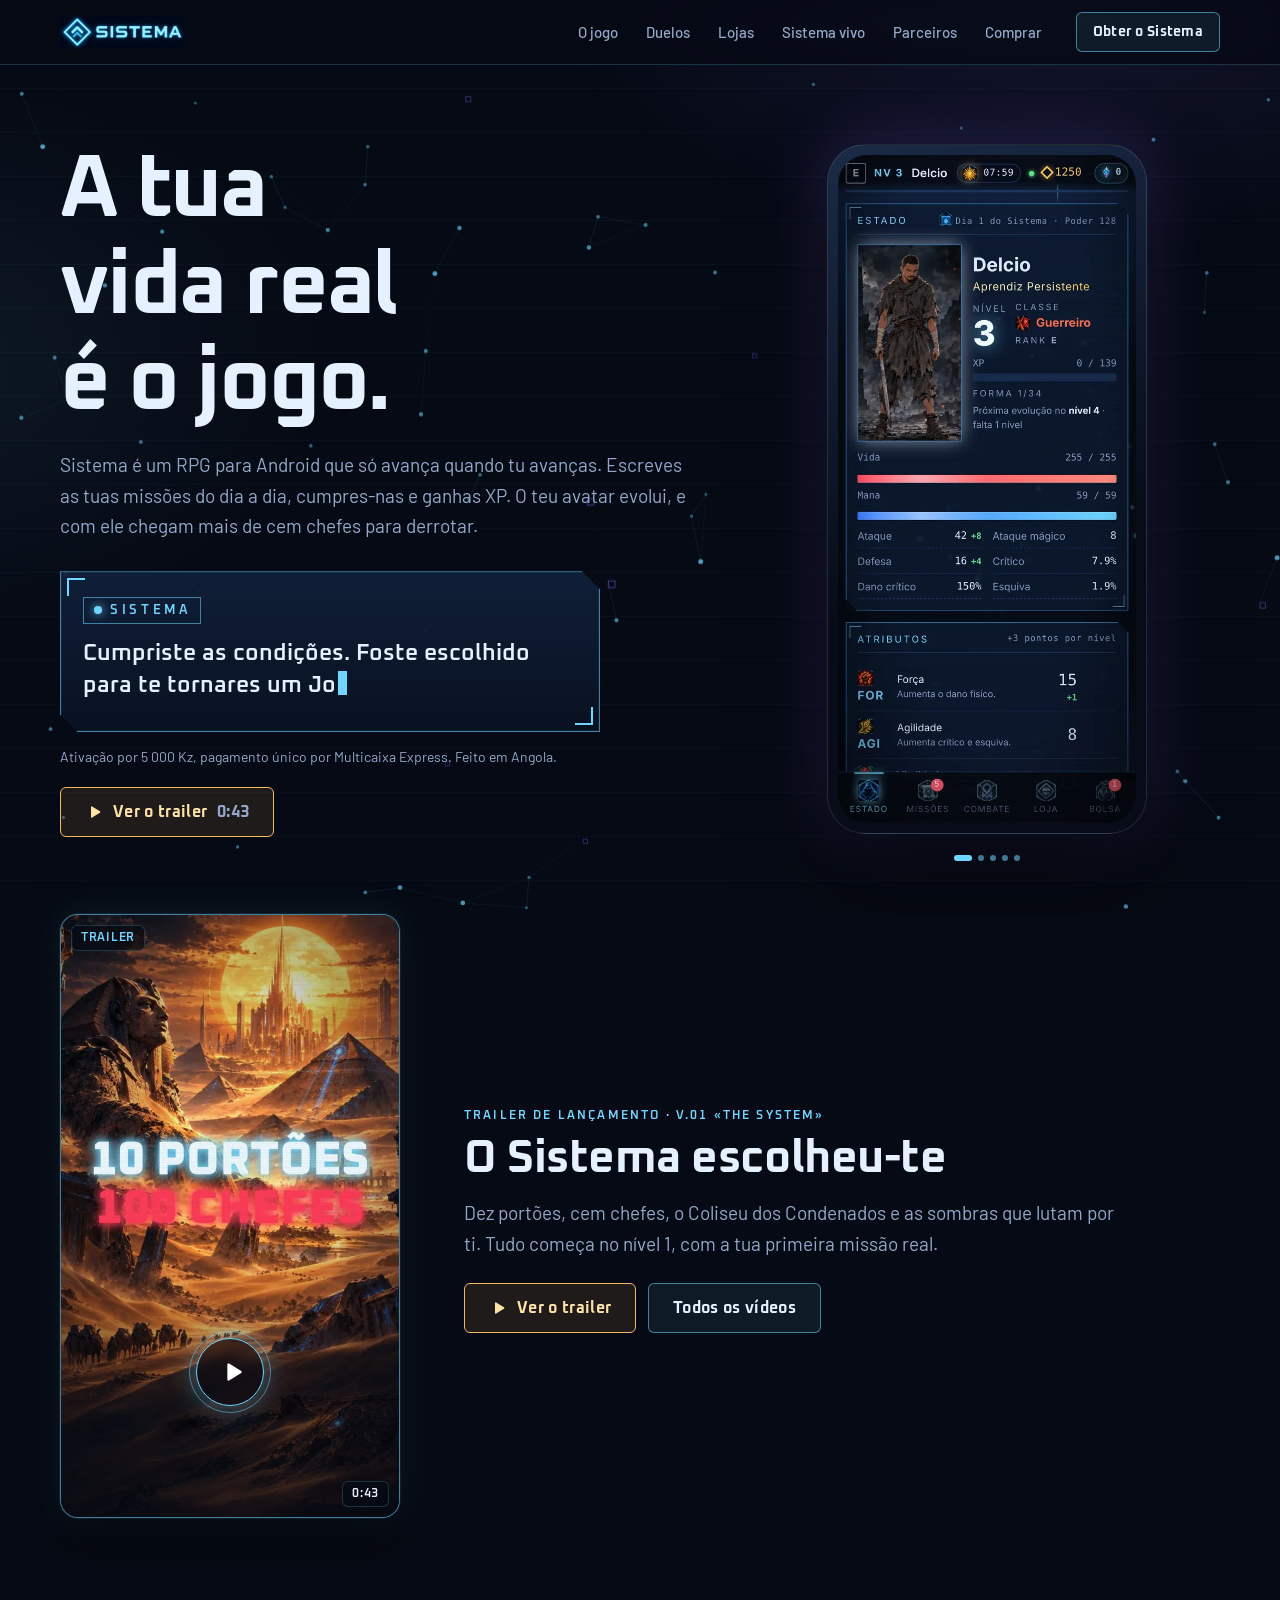
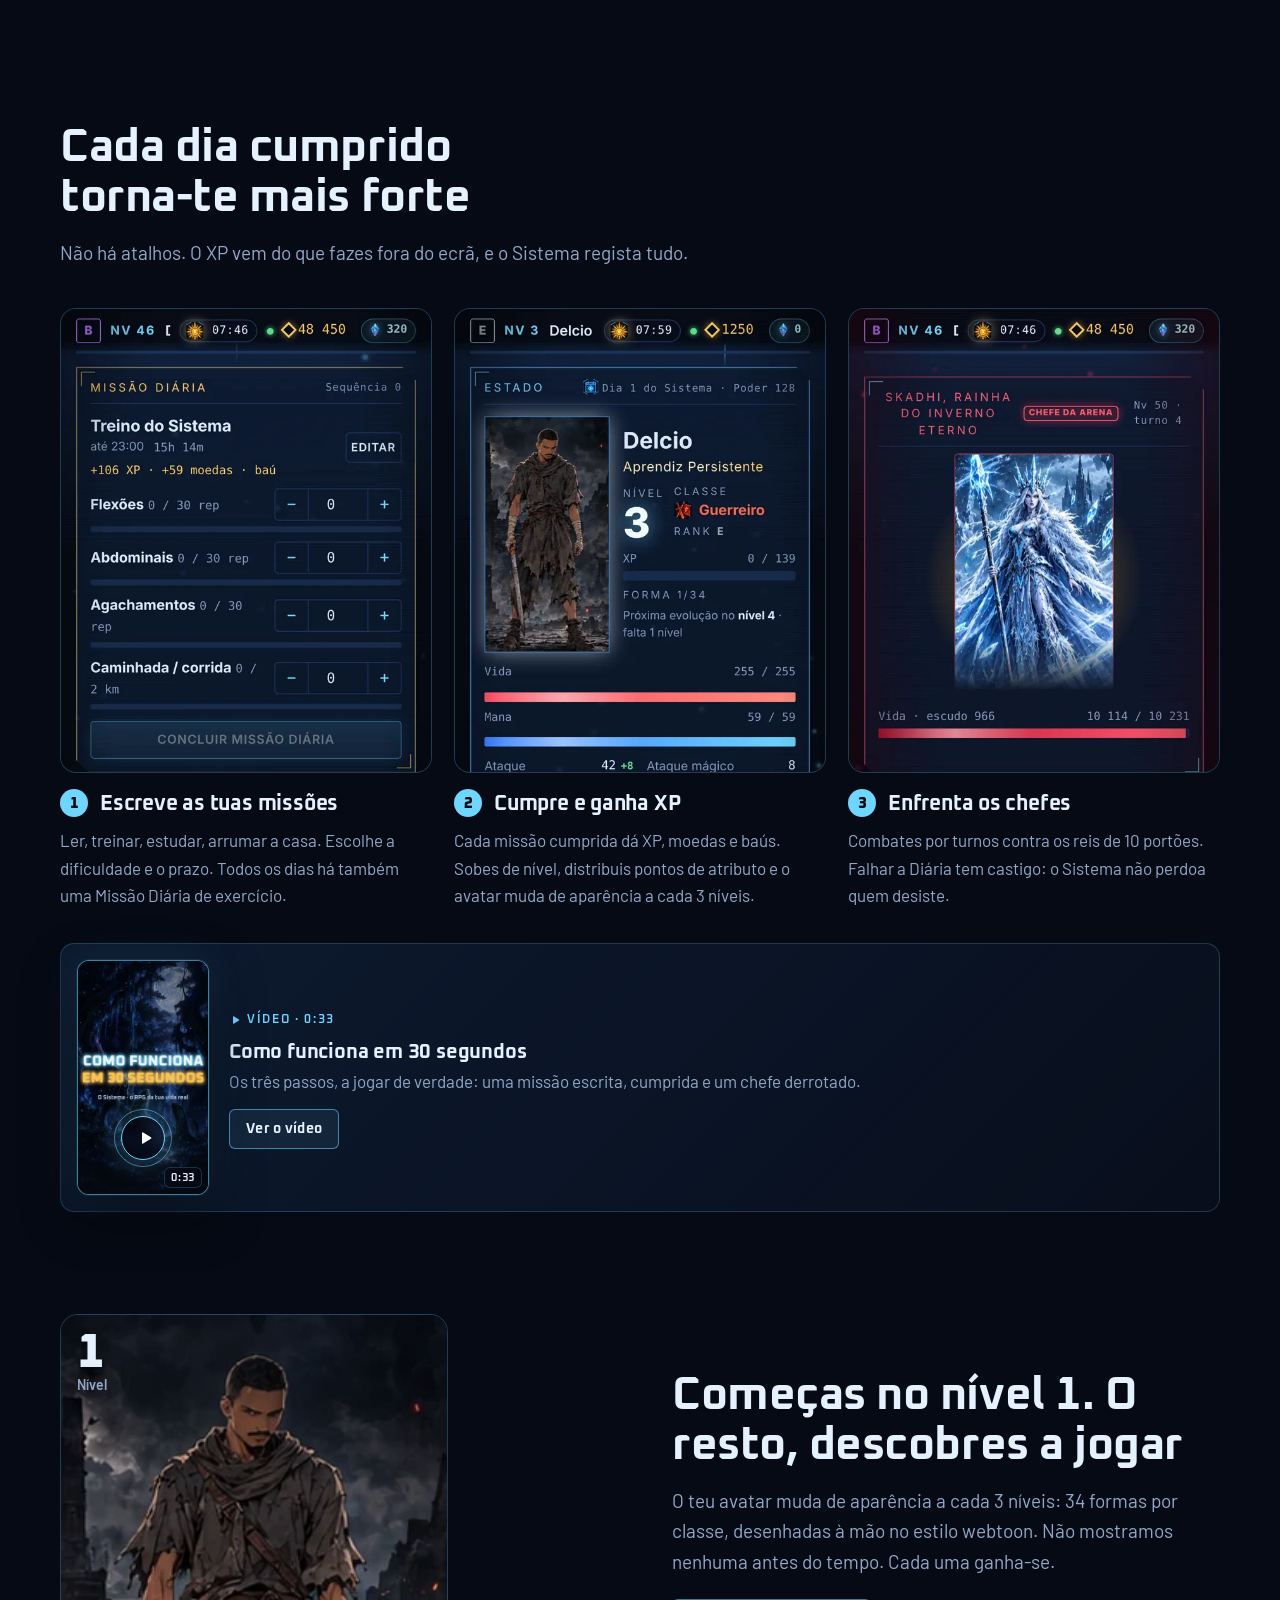
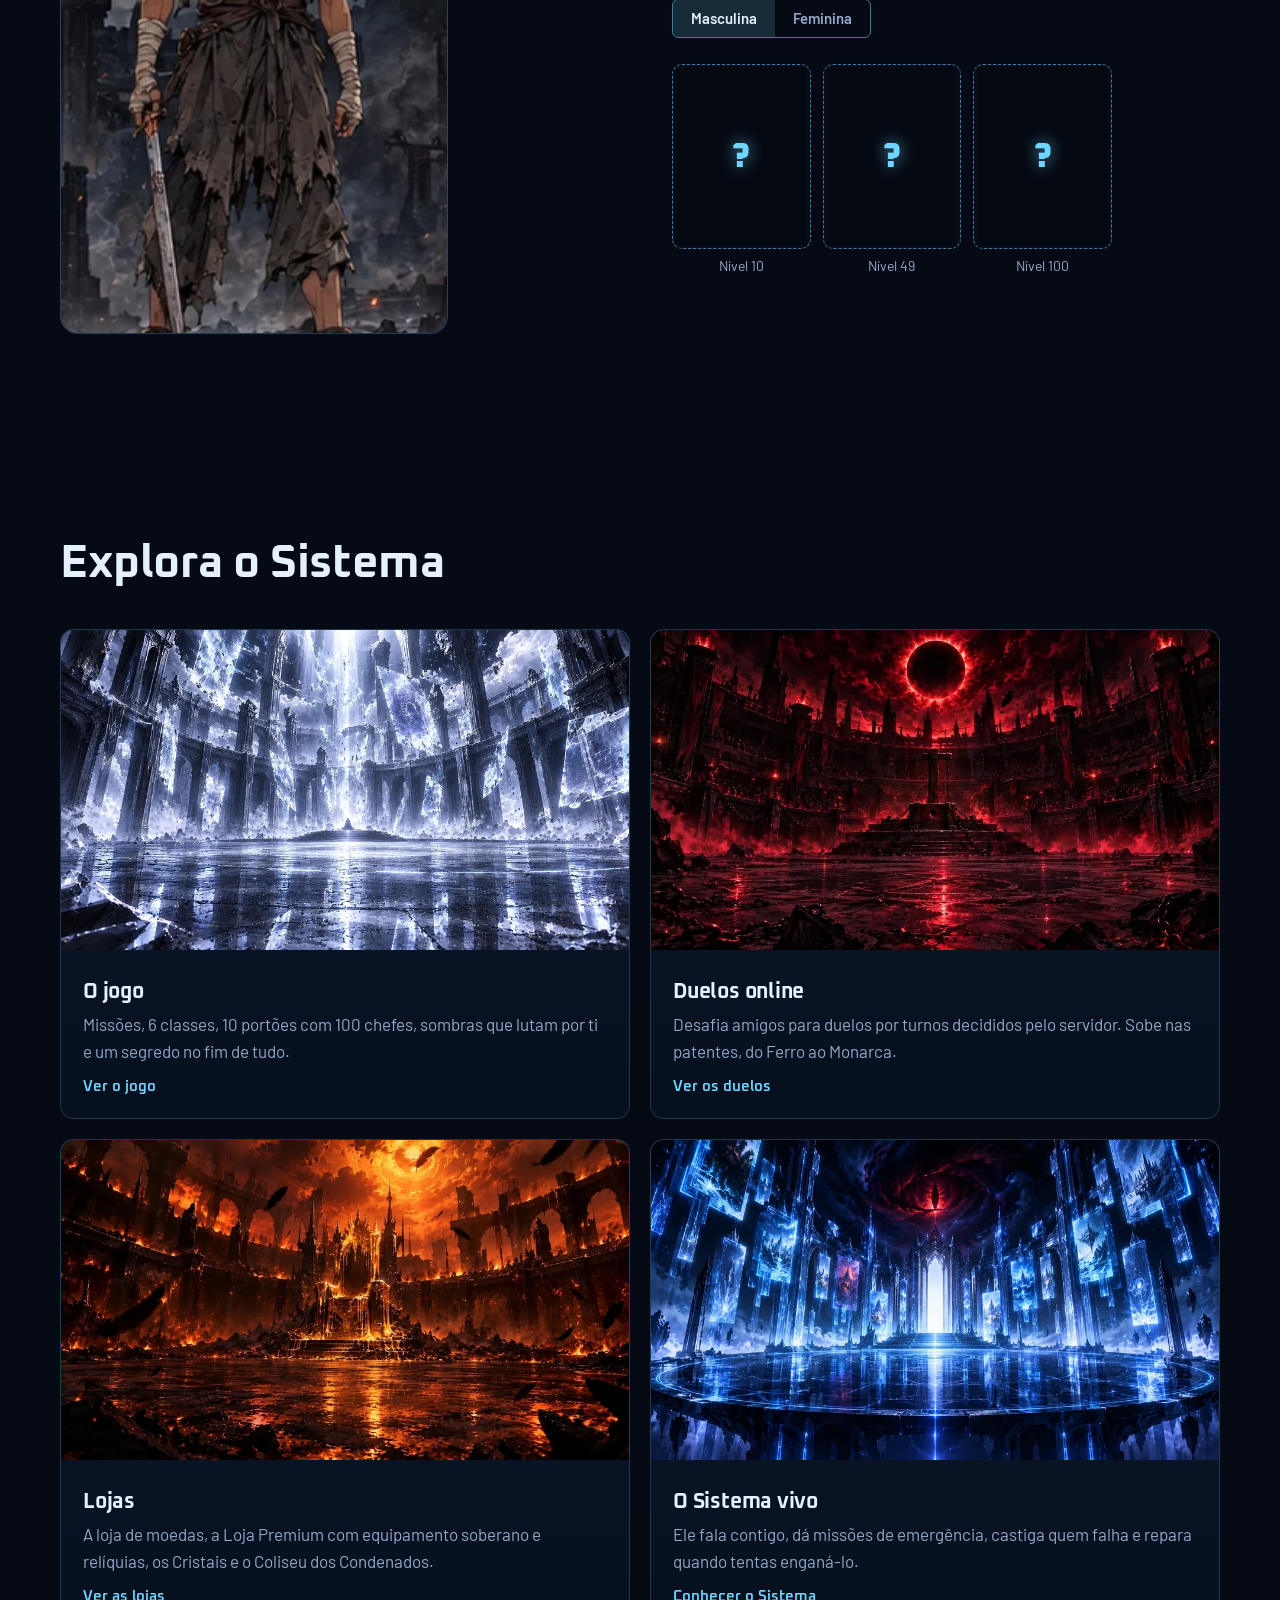
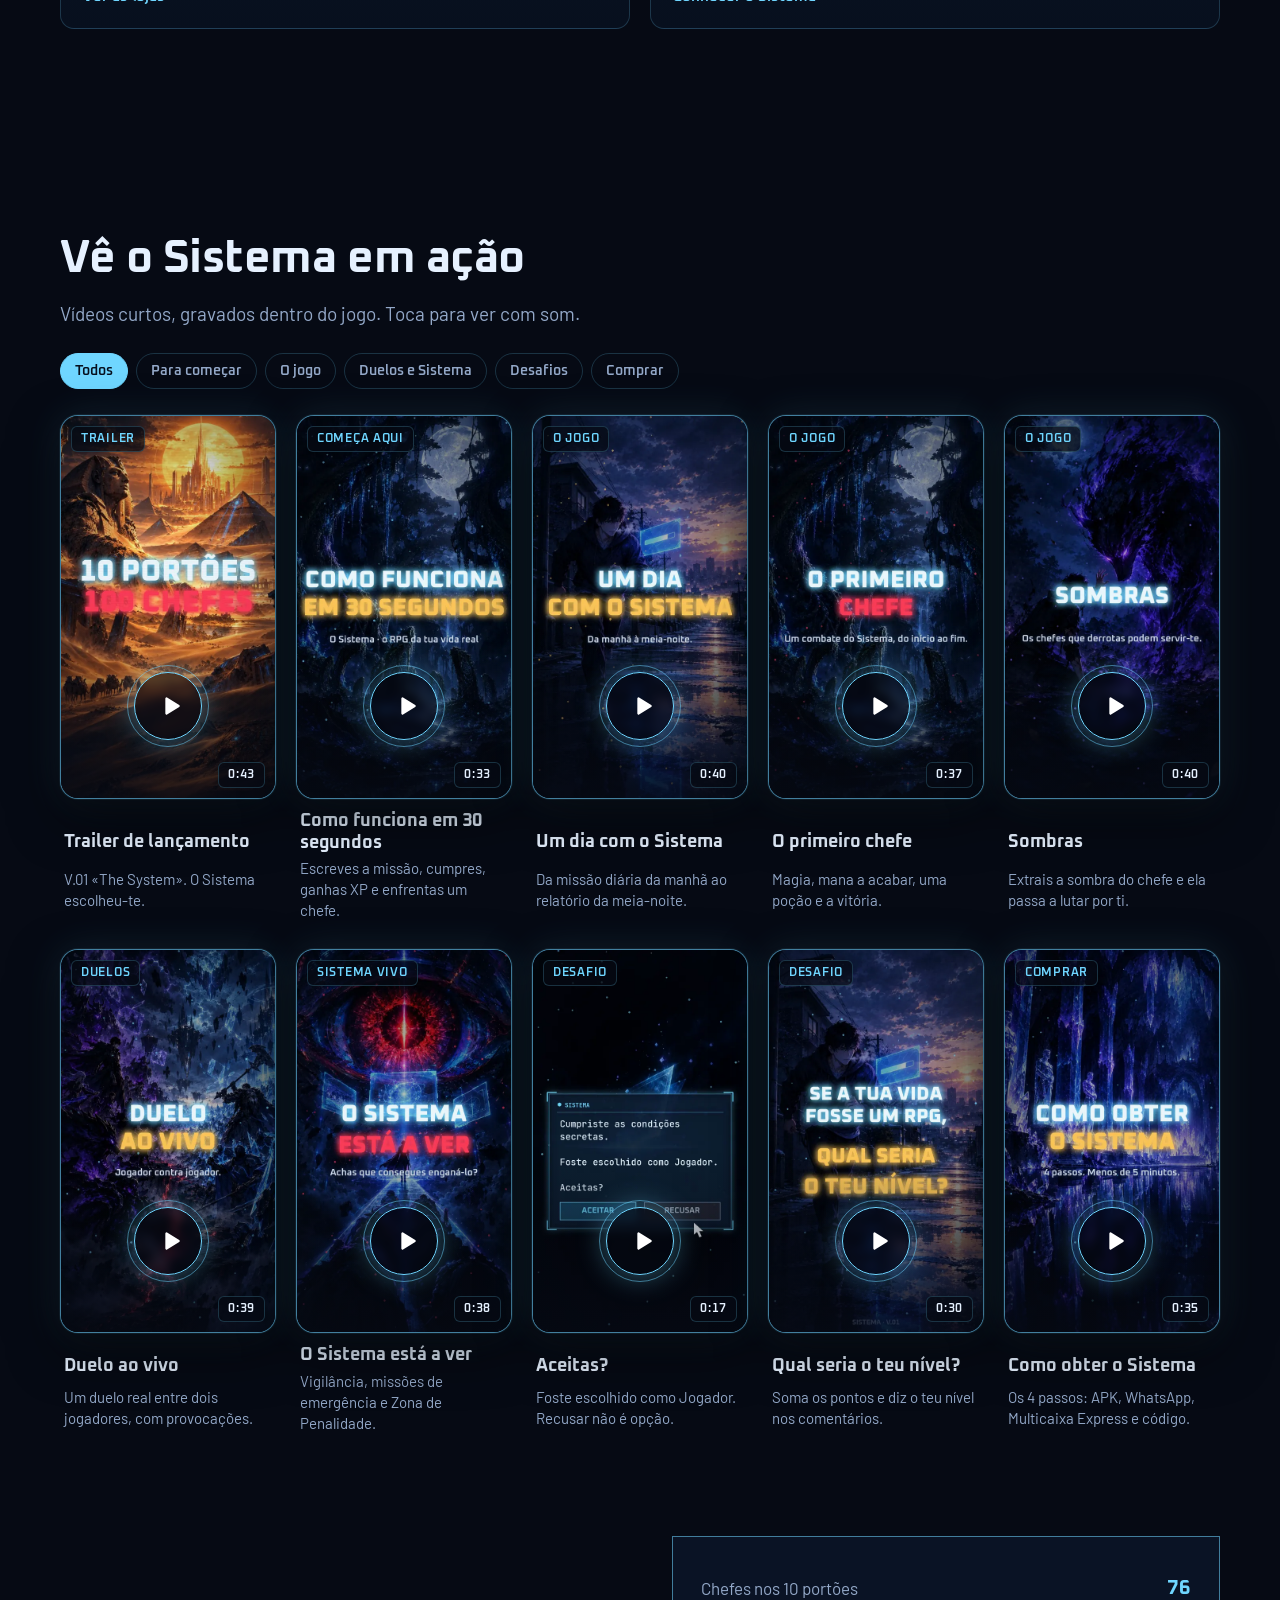
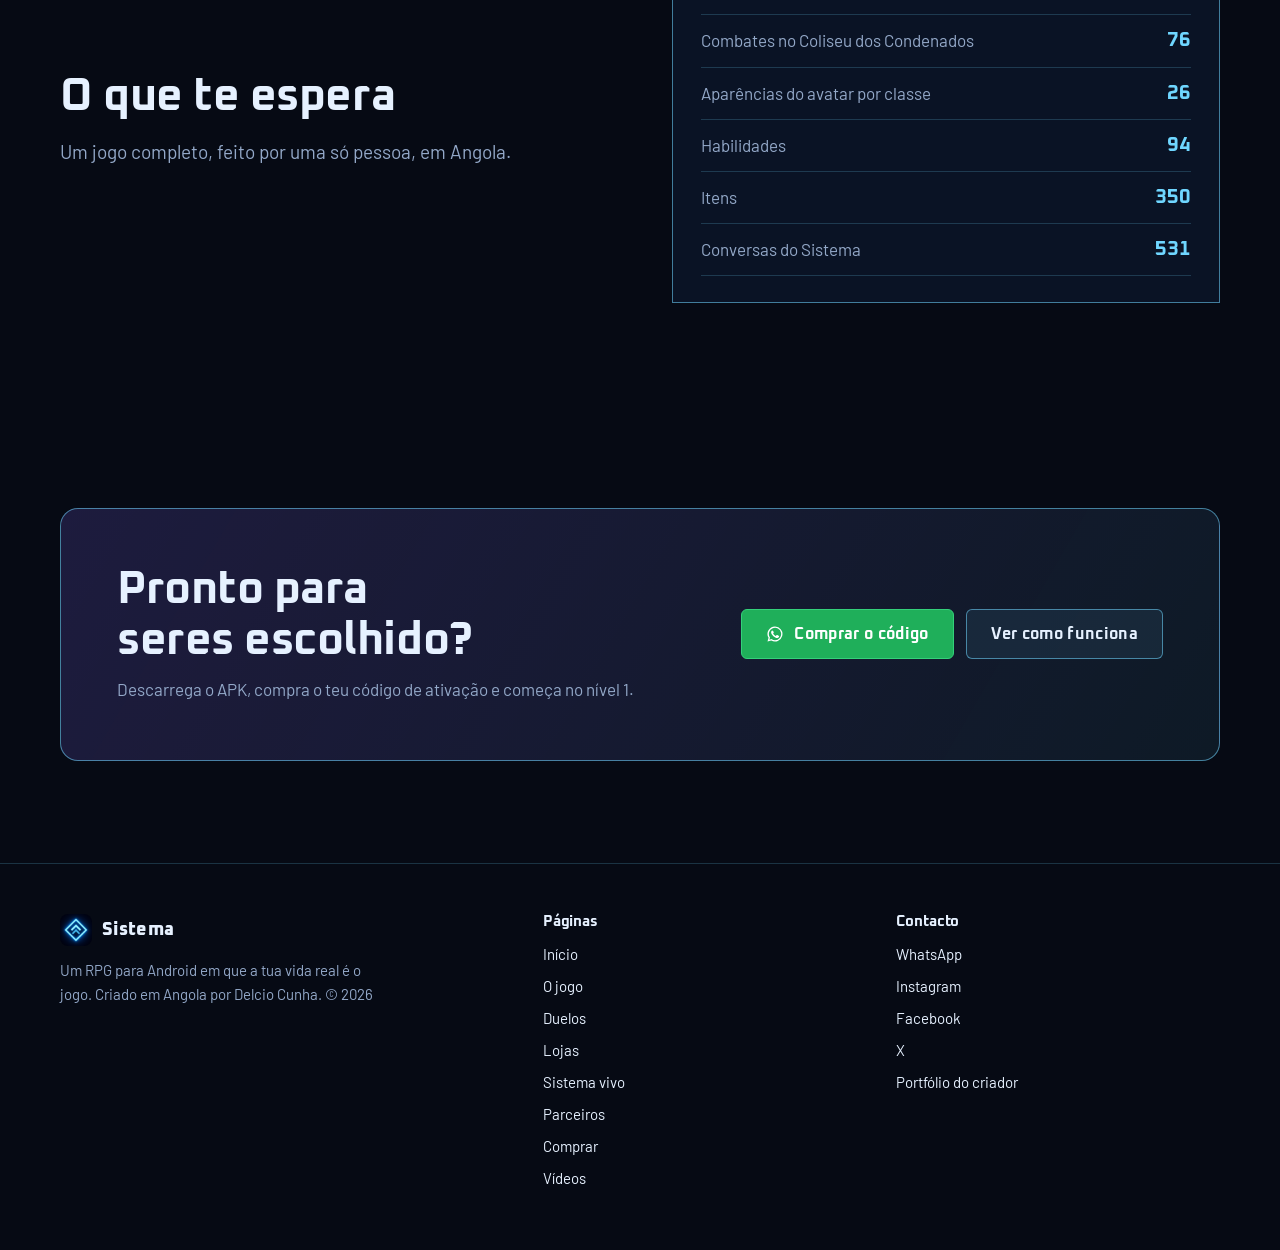
<file: index.html>
<!doctype html>
<html lang="pt">
<head>
<meta charset="utf-8">
<meta name="viewport" content="width=device-width, initial-scale=1, viewport-fit=cover">
<title>Sistema · O RPG da tua vida real</title>
<meta name="description" content="Sistema é um RPG para Android em que a tua vida real é o jogo: cumpre missões do dia a dia, ganha XP, evolui o teu avatar e enfrenta mais de cem chefes. Criado em Angola.">
<meta name="theme-color" content="#060A14">
<meta property="og:title" content="Sistema · O RPG da tua vida real">
<meta property="og:description" content="Sistema é um RPG para Android em que a tua vida real é o jogo: cumpre missões do dia a dia, ganha XP, evolui o teu avatar e enfrenta mais de cem chefes. Criado em Angola.">
<meta property="og:image" content="img/og.png">
<link rel="icon" href="img/icon-192.png">
<link rel="preconnect" href="https://fonts.googleapis.com"><link rel="preconnect" href="https://fonts.gstatic.com" crossorigin>
<link rel="stylesheet" href="https://fonts.googleapis.com/css2?family=Barlow:wght@400;500;600;700&family=Oxanium:wght@500;600;700;800&display=swap">
<link rel="stylesheet" href="assets/site.css?v=1c6510a3">
</head>
<body>
<header class="top">
  <div class="wrap">
    <a class="brand" href="index.html" aria-label="Sistema"><img class="wm" src="img/logo-nome.webp" alt="Sistema"></a>
    <nav class="nav" aria-label="Páginas"><a href="jogo.html">O jogo</a><a href="duelos.html">Duelos</a><a href="lojas.html">Lojas</a><a href="sistema-vivo.html">Sistema vivo</a><a href="parceiros.html">Parceiros</a><a href="comprar.html">Comprar</a></nav>
    <a class="btn sm cta-top" href="comprar.html">Obter o Sistema</a>
    <button class="menu-btn" type="button" aria-label="Menu" aria-expanded="false"><span></span><span></span><span></span></button>
  </div>
</header>
<main>
<section class="hero">
  <canvas class="field" aria-hidden="true"></canvas>
  <div class="wrap">
    <div>
      <h1><span class="ln"><span>A tua vida real</span></span><span class="ln"><span>é o jogo.</span></span></h1>
      <p class="lead">Sistema é um RPG para Android que só avança quando tu avanças. Escreves as tuas missões do dia a dia, cumpres-nas e ganhas XP. O teu avatar evolui, e com ele chegam mais de cem chefes para derrotar.</p>
      <div class="syswin" id="syswin" role="region" aria-label="Mensagem do Sistema">
        <span class="tag"><i></i>SISTEMA</span>
        <p class="msg" id="sys-msg" aria-live="polite"></p>
        <div class="act" id="sys-act" hidden>
          <button class="btn yes" type="button" data-sys="yes">Aceitar</button>
          <button class="btn" type="button" data-sys="no">Recusar</button>
        </div>
      </div>
      <p class="hero-note"><span data-bind="price-line">Ativação por 5 000 Kz</span>, pagamento único por Multicaixa Express. Feito em Angola.</p>
      <button type="button" class="btn gold hero-play" data-video="trailer"><svg viewBox="0 0 24 24" aria-hidden="true"><path fill="currentColor" d="M8 5.5v13a1 1 0 0 0 1.5.86l10.4-6.5a1 1 0 0 0 0-1.72L9.5 4.64A1 1 0 0 0 8 5.5Z"/></svg> Ver o trailer <span class="muted">0:43</span></button>
    </div>
    <div class="phone" aria-label="Capturas do jogo">
      <div class="shots">
        <img class="on" src="img/app-status.webp" alt="Ecrã de estado: nível 46, Guerreiro, atributos e evolução">
        <img src="img/app-missoes.webp" alt="Missão Diária e missões do dia">
        <img src="img/app-combate.webp" alt="Os chefes da Fortaleza de Gelo">
        <img src="img/app-batalha.webp" alt="Batalha por turnos contra Skadhi, Rainha do Inverno Eterno">
        <img src="img/app-coliseu.webp" alt="O Coliseu dos Condenados">
      </div>
      <div class="dots" aria-hidden="true"></div>
    </div>
  </div>
</section>

<section class="tight">
  <div class="wrap split trailer-split">
    <button type="button" class="vcard big rv" data-video="trailer" aria-label="Ver o vídeo: Trailer de lançamento (0:43)"><span class="vc-media"><img src="video/trailer.webp" alt=""  width="540" height="960"><span class="vc-play"><svg viewBox="0 0 24 24" aria-hidden="true"><path fill="currentColor" d="M8 5.5v13a1 1 0 0 0 1.5.86l10.4-6.5a1 1 0 0 0 0-1.72L9.5 4.64A1 1 0 0 0 8 5.5Z"/></svg></span><span class="vc-dur">0:43</span><span class="vc-tag">Trailer</span></span></button>
    <div>
      <span class="eyebrow rv">Trailer de lançamento · V.01 «The System»</span>
      <h2 class="rv">O Sistema escolheu-te</h2>
      <p class="lead rv" style="margin-top:14px">Dez portões, cem chefes, o Coliseu dos Condenados e as sombras que lutam por ti. Tudo começa no nível 1, com a tua primeira missão real.</p>
      <div class="btns rv" style="margin-top:24px"><button type="button" class="btn gold" data-video="trailer"><svg viewBox="0 0 24 24" aria-hidden="true"><path fill="currentColor" d="M8 5.5v13a1 1 0 0 0 1.5.86l10.4-6.5a1 1 0 0 0 0-1.72L9.5 4.64A1 1 0 0 0 8 5.5Z"/></svg> Ver o trailer</button><a class="btn" href="#videos">Todos os vídeos</a></div>
    </div>
  </div>
</section>

<section>
  <div class="wrap">
    <div class="sec-head"><h2 class="rv">Cada dia cumprido torna-te mais forte</h2><p class="lead rv">Não há atalhos. O XP vem do que fazes fora do ecrã, e o Sistema regista tudo.</p></div>
    <div class="steps" data-stagger>
      <article class="step rv"><div class="shot"><img src="img/app-missoes.webp" alt="" loading="lazy"></div><h3>Escreve as tuas missões</h3><p>Ler, treinar, estudar, arrumar a casa. Escolhe a dificuldade e o prazo. Todos os dias há também uma Missão Diária de exercício.</p></article>
      <article class="step rv"><div class="shot"><img src="img/app-status.webp" alt="" loading="lazy"></div><h3>Cumpre e ganha XP</h3><p>Cada missão cumprida dá XP, moedas e baús. Sobes de nível, distribuis pontos de atributo e o avatar muda de aparência a cada 3 níveis.</p></article>
      <article class="step rv"><div class="shot"><img src="img/app-batalha.webp" alt="" loading="lazy"></div><h3>Enfrenta os chefes</h3><p>Combates por turnos contra os reis de 10 portões. Falhar a Diária tem castigo: o Sistema não perdoa quem desiste.</p></article>
    </div>
    <div class="vrow rv"><button type="button" class="vcard mini rv" data-video="como-funciona" aria-label="Ver o vídeo: Como funciona em 30 segundos (0:33)"><span class="vc-media"><img src="video/como-funciona.webp" alt="" loading="lazy" width="540" height="960"><span class="vc-play"><svg viewBox="0 0 24 24" aria-hidden="true"><path fill="currentColor" d="M8 5.5v13a1 1 0 0 0 1.5.86l10.4-6.5a1 1 0 0 0 0-1.72L9.5 4.64A1 1 0 0 0 8 5.5Z"/></svg></span><span class="vc-dur">0:33</span><span class="vc-tag">Começa aqui</span></span></button><div><span class="vr-k"><svg viewBox="0 0 24 24" aria-hidden="true"><path fill="currentColor" d="M8 5.5v13a1 1 0 0 0 1.5.86l10.4-6.5a1 1 0 0 0 0-1.72L9.5 4.64A1 1 0 0 0 8 5.5Z"/></svg> Vídeo · 0:33</span><h3>Como funciona em 30 segundos</h3><p>Os três passos, a jogar de verdade: uma missão escrita, cumprida e um chefe derrotado.</p><button type="button" class="btn sm" data-video="como-funciona">Ver o vídeo</button></div></div>
  </div>
  </div>
</section>

<section class="tight">
  <div class="wrap split">
    <div class="evo-stage rv">
      <img id="evo-img" src="img/evo-m-1.webp" alt="Guerreiro no nível 1">
      <div class="evo-lv"><span>1</span><small>Nível</small></div>
    </div>
    <div>
      <h2 class="rv">Começas no nível 1. O resto, descobres a jogar</h2>
      <p class="lead rv" style="margin-top:14px">O teu avatar muda de aparência a cada 3 níveis: 34 formas por classe, desenhadas à mão no estilo webtoon. Não mostramos nenhuma antes do tempo. Cada uma ganha-se.</p>
      <div class="seg rv" role="group" aria-label="Aparência" style="margin-top:22px"><button type="button" data-g="m" aria-pressed="true">Masculina</button><button type="button" data-g="f" aria-pressed="false">Feminina</button></div>
      <div class="locked rv" aria-label="Formas futuras escondidas">
        <figure><div class="lk"><img src="img/evo-m-1.webp" alt=""></div><figcaption>Nível 10</figcaption></figure>
        <figure><div class="lk"><img src="img/evo-m-1.webp" alt=""></div><figcaption>Nível 49</figcaption></figure>
        <figure><div class="lk"><img src="img/evo-m-1.webp" alt=""></div><figcaption>Nível 100</figcaption></figure>
      </div>
    </div>
  </div>
</section>

<section>
  <div class="wrap">
    <div class="sec-head"><h2 class="rv">Explora o Sistema</h2></div>
    <div class="grid g2" data-stagger>
      <a class="tile art rv" href="jogo.html"><img src="img/arena-ar10.webp" alt="" loading="lazy"><div class="body"><h3>O jogo</h3><p>Missões, 6 classes, 10 portões com 100 chefes, sombras que lutam por ti e um segredo no fim de tudo.</p><span class="go">Ver o jogo</span></div></a>
      <a class="tile art rv" href="duelos.html"><img src="img/arena-ar1.webp" alt="" loading="lazy"><div class="body"><h3>Duelos online</h3><p>Desafia amigos para duelos por turnos decididos pelo servidor. Sobe nas patentes, do Ferro ao Monarca.</p><span class="go">Ver os duelos</span></div></a>
      <a class="tile art rv" href="lojas.html"><img src="img/arena-ar5.webp" alt="" loading="lazy"><div class="body"><h3>Lojas</h3><p>A loja de moedas, a Loja Premium com equipamento soberano e relíquias, os Cristais e o Coliseu dos Condenados.</p><span class="go">Ver as lojas</span></div></a>
      <a class="tile art rv" href="sistema-vivo.html"><img src="img/arena-final.webp" alt="" loading="lazy"><div class="body"><h3>O Sistema vivo</h3><p>Ele fala contigo, dá missões de emergência, castiga quem falha e repara quando tentas enganá-lo.</p><span class="go">Conhecer o Sistema</span></div></a>
    </div>
  </div>
</section>

<section id="videos" class="videos-sec">
  <div class="wrap">
    <div class="sec-head"><h2 class="rv">Vê o Sistema em ação</h2><p class="lead rv">Vídeos curtos, gravados dentro do jogo. Toca para ver com som.</p></div>
    <div class="vfilter rv" role="group" aria-label="Filtrar vídeos"><button type="button" data-vf="*" aria-pressed="true">Todos</button><button type="button" data-vf="Começa aqui|Trailer" aria-pressed="false">Para começar</button><button type="button" data-vf="O jogo" aria-pressed="false">O jogo</button><button type="button" data-vf="Duelos|Sistema vivo" aria-pressed="false">Duelos e Sistema</button><button type="button" data-vf="Desafio" aria-pressed="false">Desafios</button><button type="button" data-vf="Comprar" aria-pressed="false">Comprar</button></div>
    <div class="vgrid" id="vgrid"><button type="button" class="vcard  rv" data-video="trailer" aria-label="Ver o vídeo: Trailer de lançamento (0:43)"><span class="vc-media"><img src="video/trailer.webp" alt="" loading="lazy" width="540" height="960"><span class="vc-play"><svg viewBox="0 0 24 24" aria-hidden="true"><path fill="currentColor" d="M8 5.5v13a1 1 0 0 0 1.5.86l10.4-6.5a1 1 0 0 0 0-1.72L9.5 4.64A1 1 0 0 0 8 5.5Z"/></svg></span><span class="vc-dur">0:43</span><span class="vc-tag">Trailer</span></span><span class="vc-cap"><b>Trailer de lançamento</b><small>V.01 «The System». O Sistema escolheu-te.</small></span></button><button type="button" class="vcard  rv" data-video="como-funciona" aria-label="Ver o vídeo: Como funciona em 30 segundos (0:33)"><span class="vc-media"><img src="video/como-funciona.webp" alt="" loading="lazy" width="540" height="960"><span class="vc-play"><svg viewBox="0 0 24 24" aria-hidden="true"><path fill="currentColor" d="M8 5.5v13a1 1 0 0 0 1.5.86l10.4-6.5a1 1 0 0 0 0-1.72L9.5 4.64A1 1 0 0 0 8 5.5Z"/></svg></span><span class="vc-dur">0:33</span><span class="vc-tag">Começa aqui</span></span><span class="vc-cap"><b>Como funciona em 30 segundos</b><small>Escreves a missão, cumpres, ganhas XP e enfrentas um chefe.</small></span></button><button type="button" class="vcard  rv" data-video="um-dia-com-o-sistema" aria-label="Ver o vídeo: Um dia com o Sistema (0:40)"><span class="vc-media"><img src="video/um-dia-com-o-sistema.webp" alt="" loading="lazy" width="540" height="960"><span class="vc-play"><svg viewBox="0 0 24 24" aria-hidden="true"><path fill="currentColor" d="M8 5.5v13a1 1 0 0 0 1.5.86l10.4-6.5a1 1 0 0 0 0-1.72L9.5 4.64A1 1 0 0 0 8 5.5Z"/></svg></span><span class="vc-dur">0:40</span><span class="vc-tag">O jogo</span></span><span class="vc-cap"><b>Um dia com o Sistema</b><small>Da missão diária da manhã ao relatório da meia-noite.</small></span></button><button type="button" class="vcard  rv" data-video="o-primeiro-chefe" aria-label="Ver o vídeo: O primeiro chefe (0:37)"><span class="vc-media"><img src="video/o-primeiro-chefe.webp" alt="" loading="lazy" width="540" height="960"><span class="vc-play"><svg viewBox="0 0 24 24" aria-hidden="true"><path fill="currentColor" d="M8 5.5v13a1 1 0 0 0 1.5.86l10.4-6.5a1 1 0 0 0 0-1.72L9.5 4.64A1 1 0 0 0 8 5.5Z"/></svg></span><span class="vc-dur">0:37</span><span class="vc-tag">O jogo</span></span><span class="vc-cap"><b>O primeiro chefe</b><small>Magia, mana a acabar, uma poção e a vitória.</small></span></button><button type="button" class="vcard  rv" data-video="sombras" aria-label="Ver o vídeo: Sombras (0:40)"><span class="vc-media"><img src="video/sombras.webp" alt="" loading="lazy" width="540" height="960"><span class="vc-play"><svg viewBox="0 0 24 24" aria-hidden="true"><path fill="currentColor" d="M8 5.5v13a1 1 0 0 0 1.5.86l10.4-6.5a1 1 0 0 0 0-1.72L9.5 4.64A1 1 0 0 0 8 5.5Z"/></svg></span><span class="vc-dur">0:40</span><span class="vc-tag">O jogo</span></span><span class="vc-cap"><b>Sombras</b><small>Extrais a sombra do chefe e ela passa a lutar por ti.</small></span></button><button type="button" class="vcard  rv" data-video="duelo-ao-vivo" aria-label="Ver o vídeo: Duelo ao vivo (0:39)"><span class="vc-media"><img src="video/duelo-ao-vivo.webp" alt="" loading="lazy" width="540" height="960"><span class="vc-play"><svg viewBox="0 0 24 24" aria-hidden="true"><path fill="currentColor" d="M8 5.5v13a1 1 0 0 0 1.5.86l10.4-6.5a1 1 0 0 0 0-1.72L9.5 4.64A1 1 0 0 0 8 5.5Z"/></svg></span><span class="vc-dur">0:39</span><span class="vc-tag">Duelos</span></span><span class="vc-cap"><b>Duelo ao vivo</b><small>Um duelo real entre dois jogadores, com provocações.</small></span></button><button type="button" class="vcard  rv" data-video="o-sistema-esta-a-ver" aria-label="Ver o vídeo: O Sistema está a ver (0:38)"><span class="vc-media"><img src="video/o-sistema-esta-a-ver.webp" alt="" loading="lazy" width="540" height="960"><span class="vc-play"><svg viewBox="0 0 24 24" aria-hidden="true"><path fill="currentColor" d="M8 5.5v13a1 1 0 0 0 1.5.86l10.4-6.5a1 1 0 0 0 0-1.72L9.5 4.64A1 1 0 0 0 8 5.5Z"/></svg></span><span class="vc-dur">0:38</span><span class="vc-tag">Sistema vivo</span></span><span class="vc-cap"><b>O Sistema está a ver</b><small>Vigilância, missões de emergência e Zona de Penalidade.</small></span></button><button type="button" class="vcard  rv" data-video="aceitas" aria-label="Ver o vídeo: Aceitas? (0:17)"><span class="vc-media"><img src="video/aceitas.webp" alt="" loading="lazy" width="540" height="960"><span class="vc-play"><svg viewBox="0 0 24 24" aria-hidden="true"><path fill="currentColor" d="M8 5.5v13a1 1 0 0 0 1.5.86l10.4-6.5a1 1 0 0 0 0-1.72L9.5 4.64A1 1 0 0 0 8 5.5Z"/></svg></span><span class="vc-dur">0:17</span><span class="vc-tag">Desafio</span></span><span class="vc-cap"><b>Aceitas?</b><small>Foste escolhido como Jogador. Recusar não é opção.</small></span></button><button type="button" class="vcard  rv" data-video="qual-e-o-teu-nivel" aria-label="Ver o vídeo: Qual seria o teu nível? (0:30)"><span class="vc-media"><img src="video/qual-e-o-teu-nivel.webp" alt="" loading="lazy" width="540" height="960"><span class="vc-play"><svg viewBox="0 0 24 24" aria-hidden="true"><path fill="currentColor" d="M8 5.5v13a1 1 0 0 0 1.5.86l10.4-6.5a1 1 0 0 0 0-1.72L9.5 4.64A1 1 0 0 0 8 5.5Z"/></svg></span><span class="vc-dur">0:30</span><span class="vc-tag">Desafio</span></span><span class="vc-cap"><b>Qual seria o teu nível?</b><small>Soma os pontos e diz o teu nível nos comentários.</small></span></button><button type="button" class="vcard  rv" data-video="como-comprar-a-ativacao" aria-label="Ver o vídeo: Como obter o Sistema (0:35)"><span class="vc-media"><img src="video/como-comprar-a-ativacao.webp" alt="" loading="lazy" width="540" height="960"><span class="vc-play"><svg viewBox="0 0 24 24" aria-hidden="true"><path fill="currentColor" d="M8 5.5v13a1 1 0 0 0 1.5.86l10.4-6.5a1 1 0 0 0 0-1.72L9.5 4.64A1 1 0 0 0 8 5.5Z"/></svg></span><span class="vc-dur">0:35</span><span class="vc-tag">Comprar</span></span><span class="vc-cap"><b>Como obter o Sistema</b><small>Os 4 passos: APK, WhatsApp, Multicaixa Express e código.</small></span></button></div>
  </div>
</section>

<section class="tight">
  <div class="wrap split">
    <div>
      <h2 class="rv">O que te espera</h2>
      <p class="lead rv" style="margin-top:14px">Um jogo completo, feito por uma só pessoa, em Angola.</p>
    </div>
    <div class="status rv">
      <dl>
        <dt>Chefes nos 10 portões</dt><dd data-count="100">100</dd>
        <dt>Combates no Coliseu dos Condenados</dt><dd data-count="100">100</dd>
        <dt>Aparências do avatar por classe</dt><dd data-count="34">34</dd>
        <dt>Habilidades</dt><dd data-count="124">124</dd>
        <dt>Itens</dt><dd data-count="462">462</dd>
        <dt>Conversas do Sistema</dt><dd data-count="700">700</dd>
        <dt data-legal-row hidden>Jogadores legalizados</dt><dd data-bind="legal" data-legal-row hidden>—</dd>
      </dl>
    </div>
  </div>
</section>
<section>
  <div class="wrap">
    <div class="cta-band rv">
      <div><h2>Pronto para seres escolhido?</h2><p>Descarrega o APK, compra o teu código de ativação e começa no nível 1.</p></div>
      <div class="btns"><a class="btn wa" data-buy href="comprar.html"><svg viewBox="0 0 24 24" aria-hidden="true"><path fill="currentColor" d="M12 2a10 10 0 0 0-8.6 15.1L2 22l5-1.3A10 10 0 1 0 12 2Zm0 18.2a8.2 8.2 0 0 1-4.2-1.2l-.3-.2-3 .8.8-2.9-.2-.3A8.2 8.2 0 1 1 12 20.2Zm4.5-6.1c-.2-.1-1.5-.7-1.7-.8s-.4-.1-.6.1-.7.8-.8 1-.3.2-.5.1a6.7 6.7 0 0 1-3.3-2.9c-.3-.4.2-.4.7-1.4.1-.2 0-.3 0-.5l-.8-1.8c-.2-.5-.4-.4-.6-.4h-.5a1 1 0 0 0-.7.3 3 3 0 0 0-.9 2.2 5.2 5.2 0 0 0 1.1 2.7 11.8 11.8 0 0 0 4.5 4c1.7.7 2.3.8 3.1.6a2.7 2.7 0 0 0 1.8-1.2 2.2 2.2 0 0 0 .2-1.2c-.1-.2-.3-.2-.5-.3Z"/></svg> Comprar o código</a><a class="btn" href="comprar.html">Ver como funciona</a></div>
    </div>
  </div>
</section>
</main>
<footer>
  <div class="wrap cols">
    <div>
      <a class="brand" href="index.html" style="font-size:18px"><img src="img/icon-192.png" alt="">Sistema</a>
      <p style="margin-top:12px;max-width:40ch">Um RPG para Android em que a tua vida real é o jogo. Criado em Angola por Delcio Cunha. © 2026</p>
    </div>
    <div>
      <h4>Páginas</h4>
      <ul><li><a href="index.html">Início</a></li><li><a href="jogo.html">O jogo</a></li><li><a href="duelos.html">Duelos</a></li><li><a href="lojas.html">Lojas</a></li><li><a href="sistema-vivo.html">Sistema vivo</a></li><li><a href="parceiros.html">Parceiros</a></li><li><a href="comprar.html">Comprar</a></li><li><a href="index.html#videos">Vídeos</a></li></ul>
    </div>
    <div>
      <h4>Contacto</h4>
      <ul>
        <li><a data-buy href="comprar.html">WhatsApp</a></li>
        <li><a href="https://www.instagram.com/delcio_369/" target="_blank" rel="noopener">Instagram</a></li>
        <li><a href="https://www.facebook.com/delcio.cunha.2025/" target="_blank" rel="noopener">Facebook</a></li>
        <li><a href="https://x.com/DelcioCunha369" target="_blank" rel="noopener">X</a></li>
        <li><a href="https://delciocunha.github.io/Meu-Portfolio/" target="_blank" rel="noopener">Portfólio do criador</a></li>
      </ul>
    </div>
  </div>
</footer>
<div class="mbar" id="mbar"><a class="btn wa" data-buy href="comprar.html">Comprar código</a><a class="btn" data-apk data-apk-short href="download/sistema.apk" download>Descarregar APK</a></div>
<div class="vbox" id="vbox" role="dialog" aria-modal="true" aria-labelledby="vb-title" hidden>
  <div class="vb-back" data-vclose></div>
  <div class="vb-in">
    <div class="vb-player"><video id="vb-video" controls playsinline preload="none"></video></div>
    <div class="vb-side">
      <span class="vb-tag" id="vb-tag"></span>
      <h2 id="vb-title"></h2>
      <p id="vb-desc"></p>
      <div class="vb-nav"><button type="button" class="btn sm" data-vstep="-1" aria-label="Vídeo anterior">‹ Anterior</button><button type="button" class="btn sm" data-vstep="1" aria-label="Vídeo seguinte">Seguinte ›</button></div>
      <a class="btn wa" data-buy href="comprar.html">Obter o Sistema</a>
    </div>
    <button type="button" class="vb-x" data-vclose aria-label="Fechar o vídeo">✕</button>
  </div>
</div>
<script>window.SITE_VIDEOS=[{"id": "trailer", "t": "Trailer de lançamento", "d": "V.01 «The System». O Sistema escolheu-te.", "tag": "Trailer"}, {"id": "como-funciona", "t": "Como funciona em 30 segundos", "d": "Escreves a missão, cumpres, ganhas XP e enfrentas um chefe.", "tag": "Começa aqui"}, {"id": "um-dia-com-o-sistema", "t": "Um dia com o Sistema", "d": "Da missão diária da manhã ao relatório da meia-noite.", "tag": "O jogo"}, {"id": "o-primeiro-chefe", "t": "O primeiro chefe", "d": "Magia, mana a acabar, uma poção e a vitória.", "tag": "O jogo"}, {"id": "sombras", "t": "Sombras", "d": "Extrais a sombra do chefe e ela passa a lutar por ti.", "tag": "O jogo"}, {"id": "duelo-ao-vivo", "t": "Duelo ao vivo", "d": "Um duelo real entre dois jogadores, com provocações.", "tag": "Duelos"}, {"id": "o-sistema-esta-a-ver", "t": "O Sistema está a ver", "d": "Vigilância, missões de emergência e Zona de Penalidade.", "tag": "Sistema vivo"}, {"id": "aceitas", "t": "Aceitas?", "d": "Foste escolhido como Jogador. Recusar não é opção.", "tag": "Desafio"}, {"id": "qual-e-o-teu-nivel", "t": "Qual seria o teu nível?", "d": "Soma os pontos e diz o teu nível nos comentários.", "tag": "Desafio"}, {"id": "como-comprar-a-ativacao", "t": "Como obter o Sistema", "d": "Os 4 passos: APK, WhatsApp, Multicaixa Express e código.", "tag": "Comprar"}];</script>
<script src="config.js?v=51b3e2f0"></script>
<script src="assets/site.js?v=e0b5bdeb"></script>
</body>
</html>
</file>
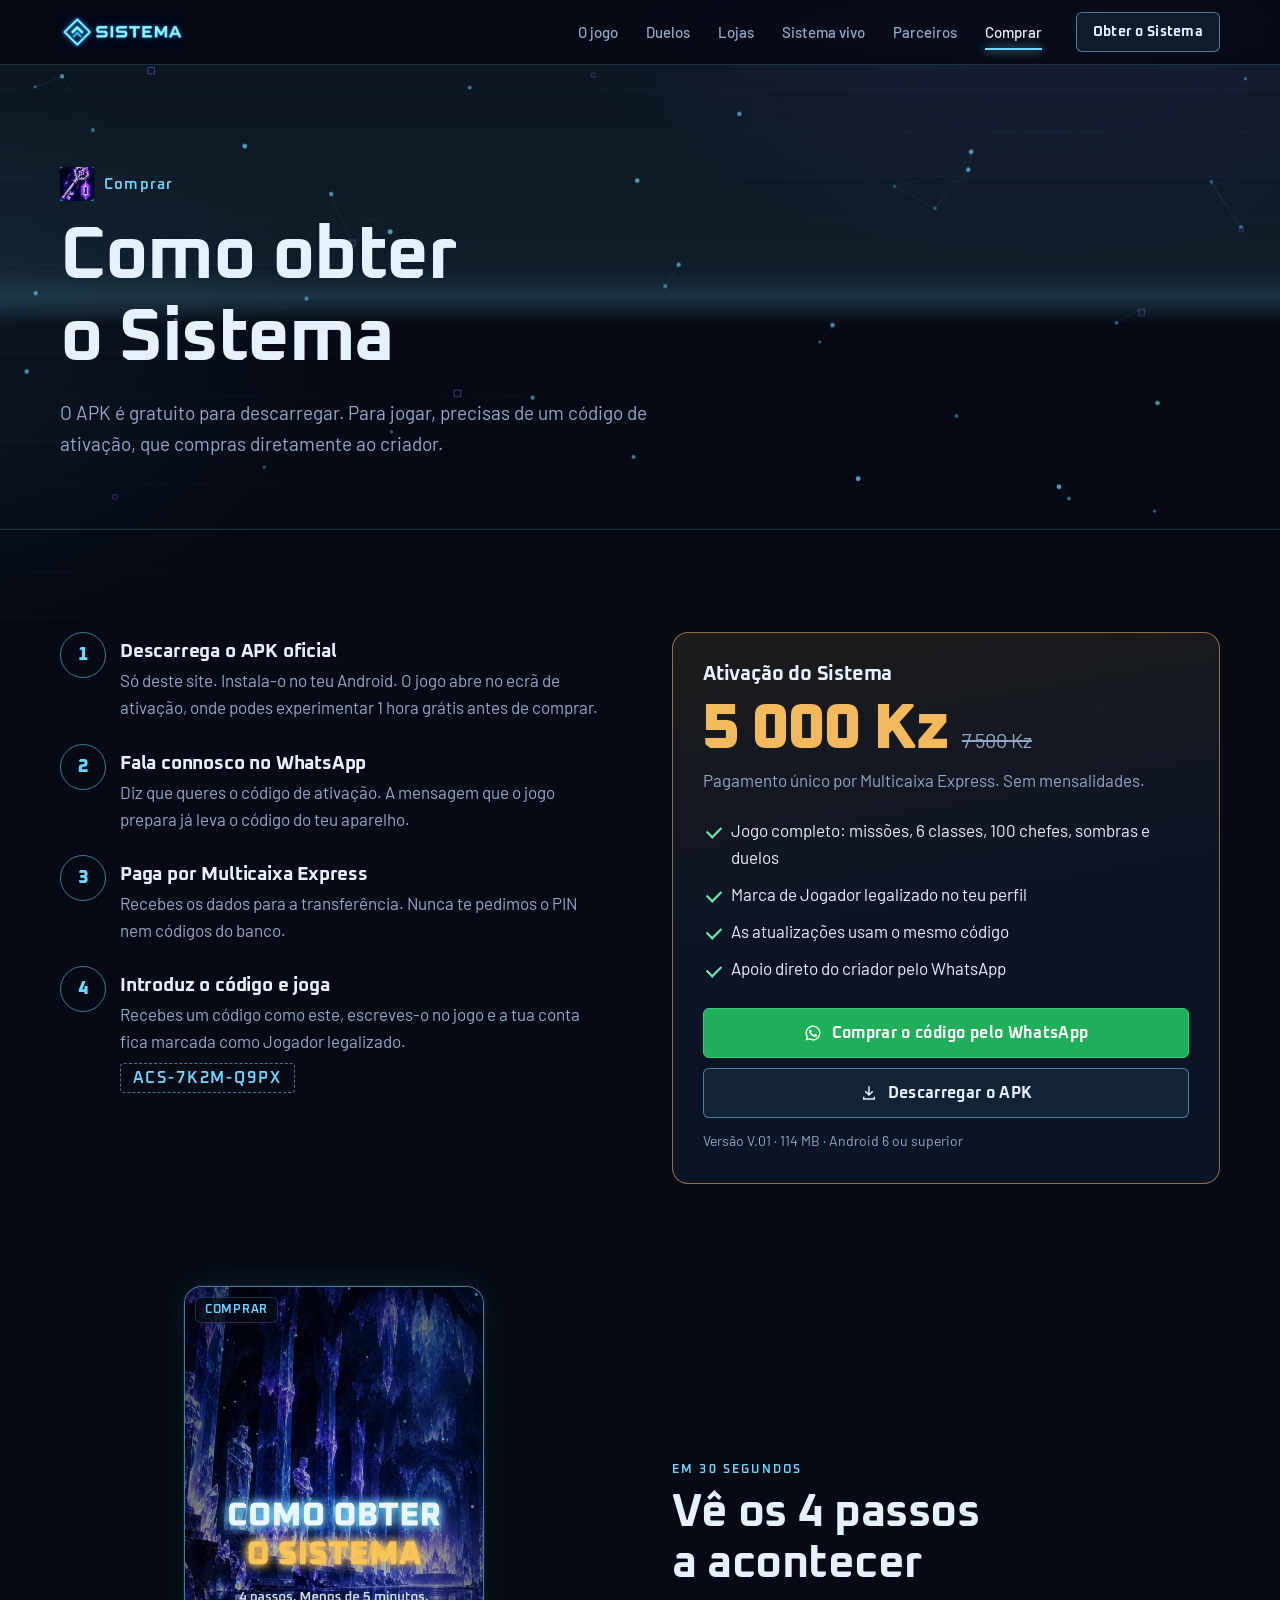
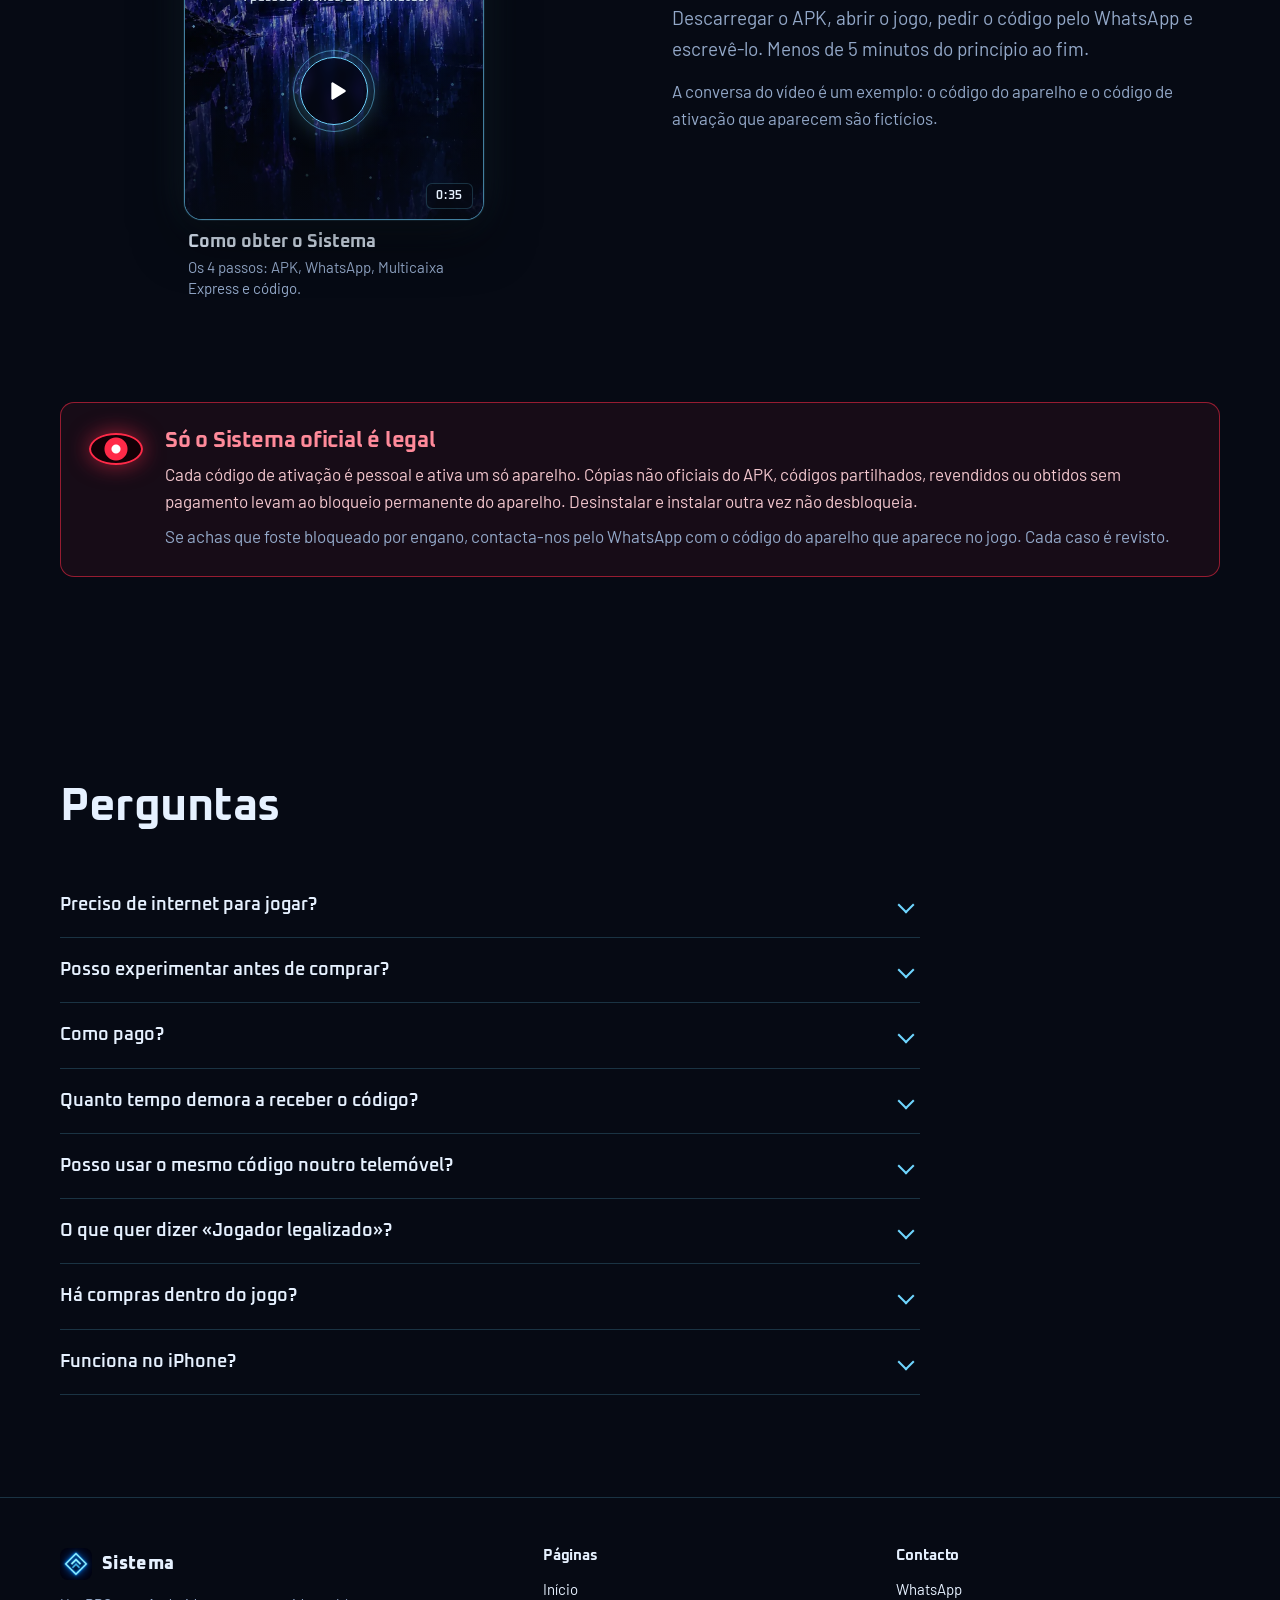
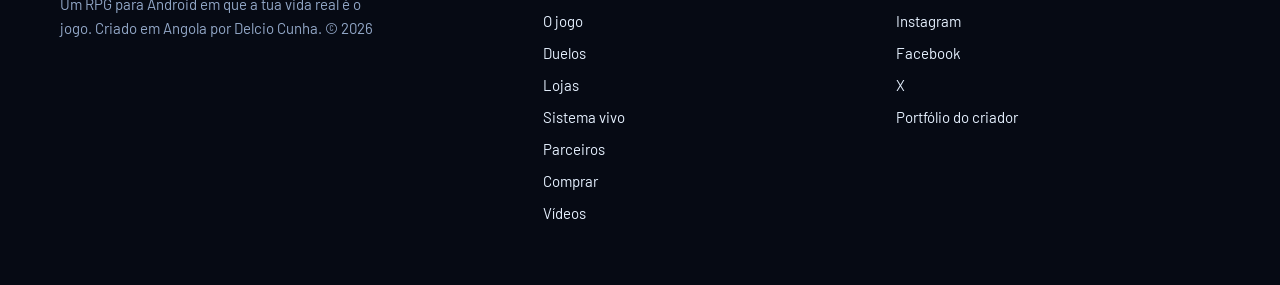
<file: comprar.html>
<!doctype html>
<html lang="pt">
<head>
<meta charset="utf-8">
<meta name="viewport" content="width=device-width, initial-scale=1, viewport-fit=cover">
<title>Comprar · Sistema</title>
<meta name="description" content="Descarrega o APK oficial e compra o código de ativação por Multicaixa Express.">
<meta name="theme-color" content="#060A14">
<meta property="og:title" content="Comprar · Sistema">
<meta property="og:description" content="Descarrega o APK oficial e compra o código de ativação por Multicaixa Express.">
<meta property="og:image" content="img/og.png">
<link rel="icon" href="img/icon-192.png">
<link rel="preconnect" href="https://fonts.googleapis.com"><link rel="preconnect" href="https://fonts.gstatic.com" crossorigin>
<link rel="stylesheet" href="https://fonts.googleapis.com/css2?family=Barlow:wght@400;500;600;700&family=Oxanium:wght@500;600;700;800&display=swap">
<link rel="stylesheet" href="assets/site.css?v=1c6510a3">
</head>
<body>
<header class="top">
  <div class="wrap">
    <a class="brand" href="index.html" aria-label="Sistema"><img class="wm" src="img/logo-nome.webp" alt="Sistema"></a>
    <nav class="nav" aria-label="Páginas"><a href="jogo.html">O jogo</a><a href="duelos.html">Duelos</a><a href="lojas.html">Lojas</a><a href="sistema-vivo.html">Sistema vivo</a><a href="parceiros.html">Parceiros</a><a href="comprar.html" aria-current="page">Comprar</a></nav>
    <a class="btn sm cta-top" href="comprar.html">Obter o Sistema</a>
    <button class="menu-btn" type="button" aria-label="Menu" aria-expanded="false"><span></span><span></span><span></span></button>
  </div>
</header>
<main>
<section class="page-head">
  <canvas class="field" aria-hidden="true"></canvas><div class="scan" aria-hidden="true"></div>
  <div class="wrap">
    <div class="crumb"><img src="img/ui-h-key.webp" alt="">Comprar</div>
    <h1>Como obter o Sistema</h1>
    <p class="lead">O APK é gratuito para descarregar. Para jogar, precisas de um código de ativação, que compras diretamente ao criador.</p>
  </div>
</section>
<section>
  <div class="wrap buy-grid">
    <ol class="flow" data-stagger>
      <li class="rv"><div><h3>Descarrega o APK oficial</h3><p>Só deste site. Instala-o no teu Android. O jogo abre no ecrã de ativação, onde podes experimentar 1 hora grátis antes de comprar.</p></div></li>
      <li class="rv"><div><h3>Fala connosco no WhatsApp</h3><p>Diz que queres o código de ativação. A mensagem que o jogo prepara já leva o código do teu aparelho.</p></div></li>
      <li class="rv"><div><h3>Paga por Multicaixa Express</h3><p>Recebes os dados para a transferência. Nunca te pedimos o PIN nem códigos do banco.</p></div></li>
      <li class="rv"><div><h3>Introduz o código e joga</h3><p>Recebes um código como este, escreves-o no jogo e a tua conta fica marcada como Jogador legalizado.</p><span class="code-sample">ACS-7K2M-Q9PX</span></div></li>
    </ol>
    <aside class="price-card rv" aria-labelledby="price-h">
      <h3 id="price-h">Ativação do Sistema</h3>
      <div class="price"><b data-bind="price">5 000 Kz</b><s data-bind="price-old">7 500 Kz</s></div>
      <p class="once">Pagamento único por Multicaixa Express. Sem mensalidades.</p>
      <ul class="ticks">
        <li>Jogo completo: missões, 6 classes, 100 chefes, sombras e duelos</li>
        <li>Marca de Jogador legalizado no teu perfil</li>
        <li>As atualizações usam o mesmo código</li>
        <li>Apoio direto do criador pelo WhatsApp</li>
      </ul>
      <a class="btn wa" data-buy href="#perguntas"><svg viewBox="0 0 24 24" aria-hidden="true"><path fill="currentColor" d="M12 2a10 10 0 0 0-8.6 15.1L2 22l5-1.3A10 10 0 1 0 12 2Zm0 18.2a8.2 8.2 0 0 1-4.2-1.2l-.3-.2-3 .8.8-2.9-.2-.3A8.2 8.2 0 1 1 12 20.2Zm4.5-6.1c-.2-.1-1.5-.7-1.7-.8s-.4-.1-.6.1-.7.8-.8 1-.3.2-.5.1a6.7 6.7 0 0 1-3.3-2.9c-.3-.4.2-.4.7-1.4.1-.2 0-.3 0-.5l-.8-1.8c-.2-.5-.4-.4-.6-.4h-.5a1 1 0 0 0-.7.3 3 3 0 0 0-.9 2.2 5.2 5.2 0 0 0 1.1 2.7 11.8 11.8 0 0 0 4.5 4c1.7.7 2.3.8 3.1.6a2.7 2.7 0 0 0 1.8-1.2 2.2 2.2 0 0 0 .2-1.2c-.1-.2-.3-.2-.5-.3Z"/></svg> Comprar o código pelo WhatsApp</a>
      <a class="btn" data-apk href="download/sistema.apk" download><svg viewBox="0 0 24 24" aria-hidden="true"><path fill="currentColor" d="M11 3h2v9.2l3.3-3.3 1.4 1.4L12 16l-5.7-5.7 1.4-1.4 3.3 3.3V3Zm-7 14h2v2h12v-2h2v4H4v-4Z"/></svg> <span data-apk-label>Descarregar o APK</span></a>
      <p class="fine" data-apk-info>Versão 1.0 · Android 6 ou superior</p>
    </aside>
  </div>
</section>

<section class="tight">
  <div class="wrap split">
    <button type="button" class="vcard  rv" data-video="como-comprar-a-ativacao" aria-label="Ver o vídeo: Como obter o Sistema (0:35)"><span class="vc-media"><img src="video/como-comprar-a-ativacao.webp" alt="" loading="lazy" width="540" height="960"><span class="vc-play"><svg viewBox="0 0 24 24" aria-hidden="true"><path fill="currentColor" d="M8 5.5v13a1 1 0 0 0 1.5.86l10.4-6.5a1 1 0 0 0 0-1.72L9.5 4.64A1 1 0 0 0 8 5.5Z"/></svg></span><span class="vc-dur">0:35</span><span class="vc-tag">Comprar</span></span><span class="vc-cap"><b>Como obter o Sistema</b><small>Os 4 passos: APK, WhatsApp, Multicaixa Express e código.</small></span></button>
    <div>
      <span class="eyebrow rv">Em 30 segundos</span>
      <h2 class="rv">Vê os 4 passos a acontecer</h2>
      <p class="lead rv" style="margin-top:14px">Descarregar o APK, abrir o jogo, pedir o código pelo WhatsApp e escrevê-lo. Menos de 5 minutos do princípio ao fim.</p>
      <p class="muted rv" style="margin-top:14px">A conversa do vídeo é um exemplo: o código do aparelho e o código de ativação que aparecem são fictícios.</p>
    </div>
  </div>
</section>

<section class="tight">
  <div class="wrap">
    <div class="warn rv">
      <span class="eye" aria-hidden="true"></span>
      <div>
        <h3>Só o Sistema oficial é legal</h3>
        <p>Cada código de ativação é pessoal e ativa um só aparelho. Cópias não oficiais do APK, códigos partilhados, revendidos ou obtidos sem pagamento levam ao bloqueio permanente do aparelho. Desinstalar e instalar outra vez não desbloqueia.</p>
        <p>Se achas que foste bloqueado por engano, contacta-nos pelo WhatsApp com o código do aparelho que aparece no jogo. Cada caso é revisto.</p>
      </div>
    </div>
  </div>
</section>

<section id="perguntas">
  <div class="wrap">
    <div class="sec-head"><h2 class="rv">Perguntas</h2></div>
    <div class="faq rv">
      <details><summary>Preciso de internet para jogar?</summary><p>Só para ativar o jogo, sincronizar a conta e jogar com amigos. As missões e os combates funcionam sem internet. De vez em quando o jogo pede uma ligação para confirmar que o aparelho continua autorizado.</p></details>
      <details><summary>Posso experimentar antes de comprar?</summary><p>Sim. Ao abrir o jogo pela primeira vez, toca em «Experimentar 1 hora grátis» e joga durante 1 hora, sem código. Quando o tempo acabar, ativas o Sistema e continuas com o progresso que fizeste. Há um teste por aparelho.</p></details>
      <details><summary>Como pago?</summary><p>Por Multicaixa Express. Falas connosco no WhatsApp, recebes os dados para a transferência e, quando o pagamento é confirmado, enviamos o teu código de ativação.</p></details>
      <details><summary>Quanto tempo demora a receber o código?</summary><p>Assim que o pagamento é confirmado, enviamos o código pelo mesmo WhatsApp.</p></details>
      <details><summary>Posso usar o mesmo código noutro telemóvel?</summary><p>Não. Cada código ativa um só aparelho. Se mudares de telemóvel, fala connosco: o teu progresso pode ser transferido com o ID de Jogador.</p></details>
      <details><summary>O que quer dizer «Jogador legalizado»?</summary><p>É a marca que aparece no teu perfil e para os teus amigos quando ativaste o jogo com um código oficial. Quem também comprou Cristais aparece como Premium legalizado.</p></details>
      <details><summary>Há compras dentro do jogo?</summary><p>São opcionais. Os Cristais abrem as arenas do Coliseu e itens exclusivos, mas todo o caminho dos 10 portões se faz sem gastar nada além da ativação.</p></details>
      <details><summary>Funciona no iPhone?</summary><p>Ainda não. O Sistema está disponível para Android 6 ou superior.</p></details>
    </div>
  </div>
</section>

</main>
<footer>
  <div class="wrap cols">
    <div>
      <a class="brand" href="index.html" style="font-size:18px"><img src="img/icon-192.png" alt="">Sistema</a>
      <p style="margin-top:12px;max-width:40ch">Um RPG para Android em que a tua vida real é o jogo. Criado em Angola por Delcio Cunha. © 2026</p>
    </div>
    <div>
      <h4>Páginas</h4>
      <ul><li><a href="index.html">Início</a></li><li><a href="jogo.html">O jogo</a></li><li><a href="duelos.html">Duelos</a></li><li><a href="lojas.html">Lojas</a></li><li><a href="sistema-vivo.html">Sistema vivo</a></li><li><a href="parceiros.html">Parceiros</a></li><li><a href="comprar.html">Comprar</a></li><li><a href="index.html#videos">Vídeos</a></li></ul>
    </div>
    <div>
      <h4>Contacto</h4>
      <ul>
        <li><a data-buy href="comprar.html">WhatsApp</a></li>
        <li><a href="https://www.instagram.com/delcio_369/" target="_blank" rel="noopener">Instagram</a></li>
        <li><a href="https://www.facebook.com/delcio.cunha.2025/" target="_blank" rel="noopener">Facebook</a></li>
        <li><a href="https://x.com/DelcioCunha369" target="_blank" rel="noopener">X</a></li>
        <li><a href="https://delciocunha.github.io/Meu-Portfolio/" target="_blank" rel="noopener">Portfólio do criador</a></li>
      </ul>
    </div>
  </div>
</footer>
<div class="mbar" id="mbar"><a class="btn wa" data-buy href="comprar.html">Comprar código</a><a class="btn" data-apk data-apk-short href="download/sistema.apk" download>Descarregar APK</a></div>
<div class="vbox" id="vbox" role="dialog" aria-modal="true" aria-labelledby="vb-title" hidden>
  <div class="vb-back" data-vclose></div>
  <div class="vb-in">
    <div class="vb-player"><video id="vb-video" controls playsinline preload="none"></video></div>
    <div class="vb-side">
      <span class="vb-tag" id="vb-tag"></span>
      <h2 id="vb-title"></h2>
      <p id="vb-desc"></p>
      <div class="vb-nav"><button type="button" class="btn sm" data-vstep="-1" aria-label="Vídeo anterior">‹ Anterior</button><button type="button" class="btn sm" data-vstep="1" aria-label="Vídeo seguinte">Seguinte ›</button></div>
      <a class="btn wa" data-buy href="comprar.html">Obter o Sistema</a>
    </div>
    <button type="button" class="vb-x" data-vclose aria-label="Fechar o vídeo">✕</button>
  </div>
</div>
<script>window.SITE_VIDEOS=[{"id": "trailer", "t": "Trailer de lançamento", "d": "V.01 «The System». O Sistema escolheu-te.", "tag": "Trailer"}, {"id": "como-funciona", "t": "Como funciona em 30 segundos", "d": "Escreves a missão, cumpres, ganhas XP e enfrentas um chefe.", "tag": "Começa aqui"}, {"id": "um-dia-com-o-sistema", "t": "Um dia com o Sistema", "d": "Da missão diária da manhã ao relatório da meia-noite.", "tag": "O jogo"}, {"id": "o-primeiro-chefe", "t": "O primeiro chefe", "d": "Magia, mana a acabar, uma poção e a vitória.", "tag": "O jogo"}, {"id": "sombras", "t": "Sombras", "d": "Extrais a sombra do chefe e ela passa a lutar por ti.", "tag": "O jogo"}, {"id": "duelo-ao-vivo", "t": "Duelo ao vivo", "d": "Um duelo real entre dois jogadores, com provocações.", "tag": "Duelos"}, {"id": "o-sistema-esta-a-ver", "t": "O Sistema está a ver", "d": "Vigilância, missões de emergência e Zona de Penalidade.", "tag": "Sistema vivo"}, {"id": "aceitas", "t": "Aceitas?", "d": "Foste escolhido como Jogador. Recusar não é opção.", "tag": "Desafio"}, {"id": "qual-e-o-teu-nivel", "t": "Qual seria o teu nível?", "d": "Soma os pontos e diz o teu nível nos comentários.", "tag": "Desafio"}, {"id": "como-comprar-a-ativacao", "t": "Como obter o Sistema", "d": "Os 4 passos: APK, WhatsApp, Multicaixa Express e código.", "tag": "Comprar"}];</script>
<script src="config.js?v=51b3e2f0"></script>
<script src="assets/site.js?v=e0b5bdeb"></script>
</body>
</html>
</file>
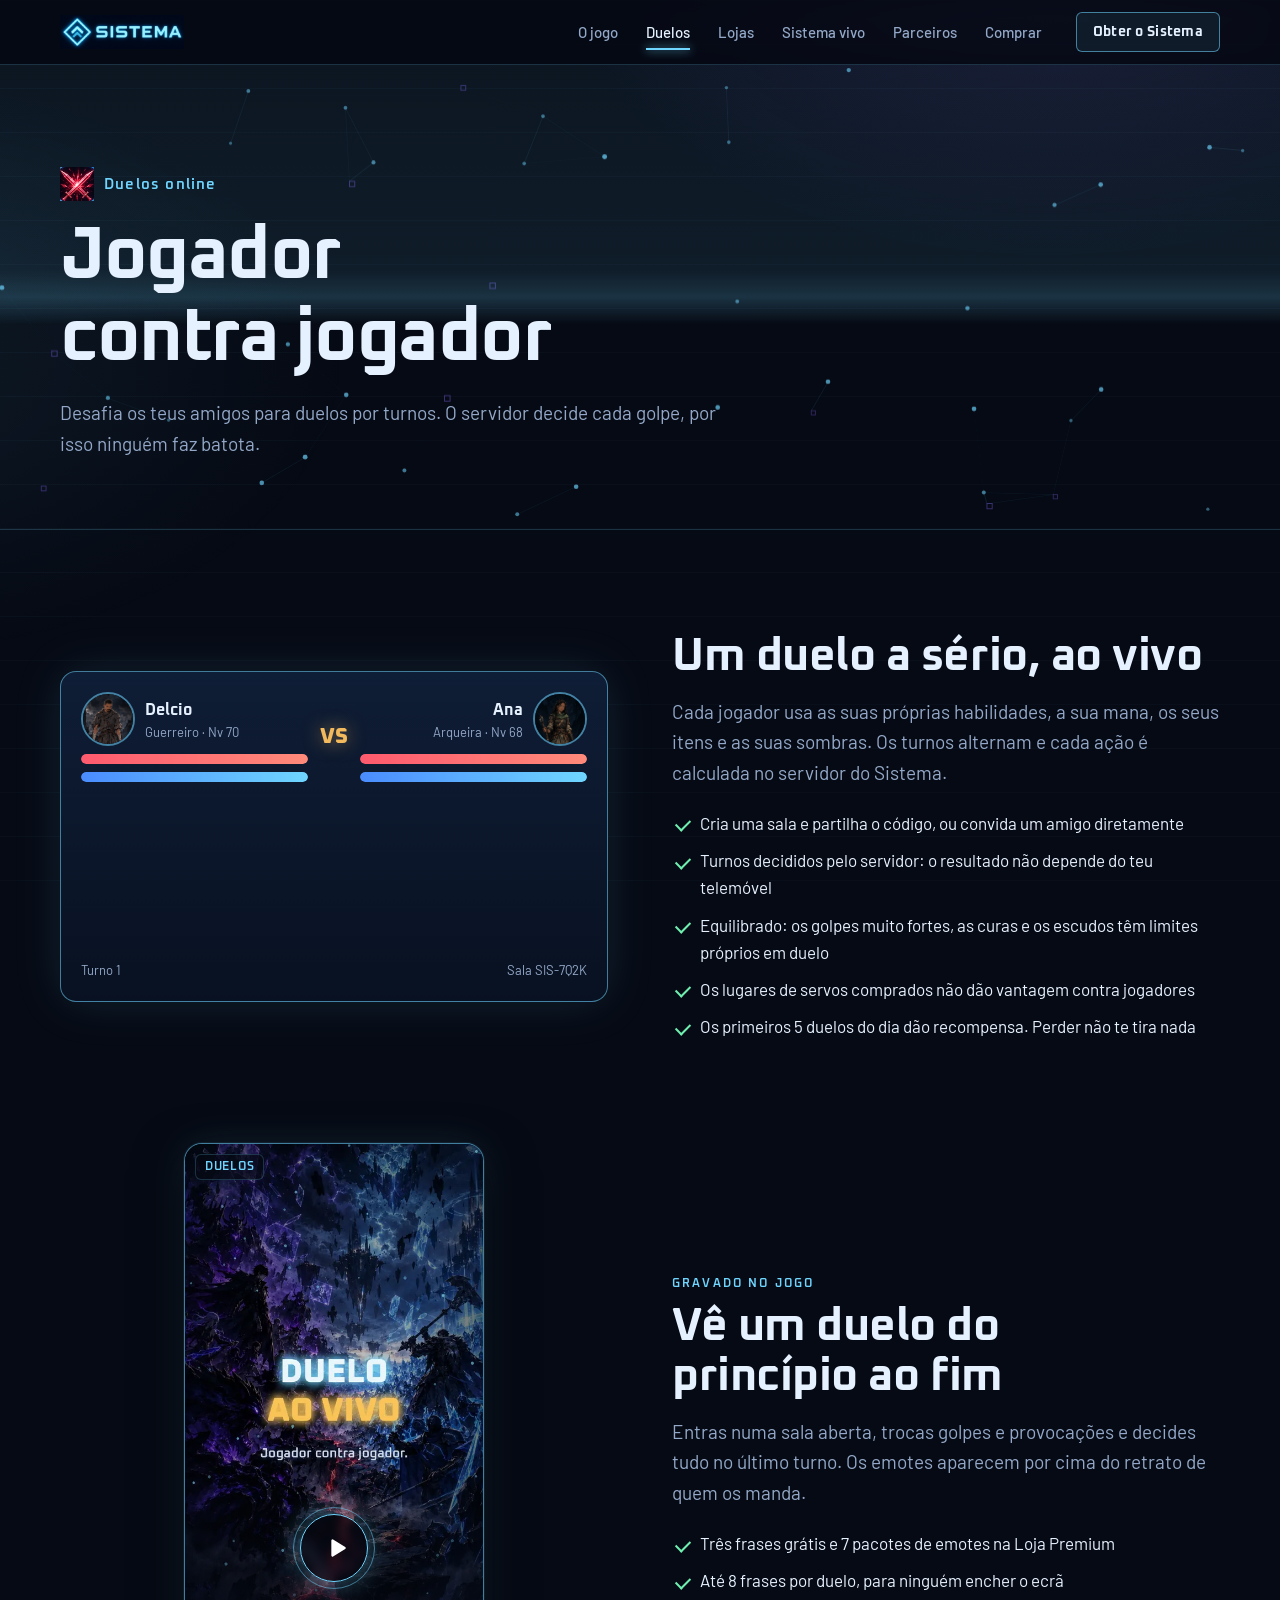
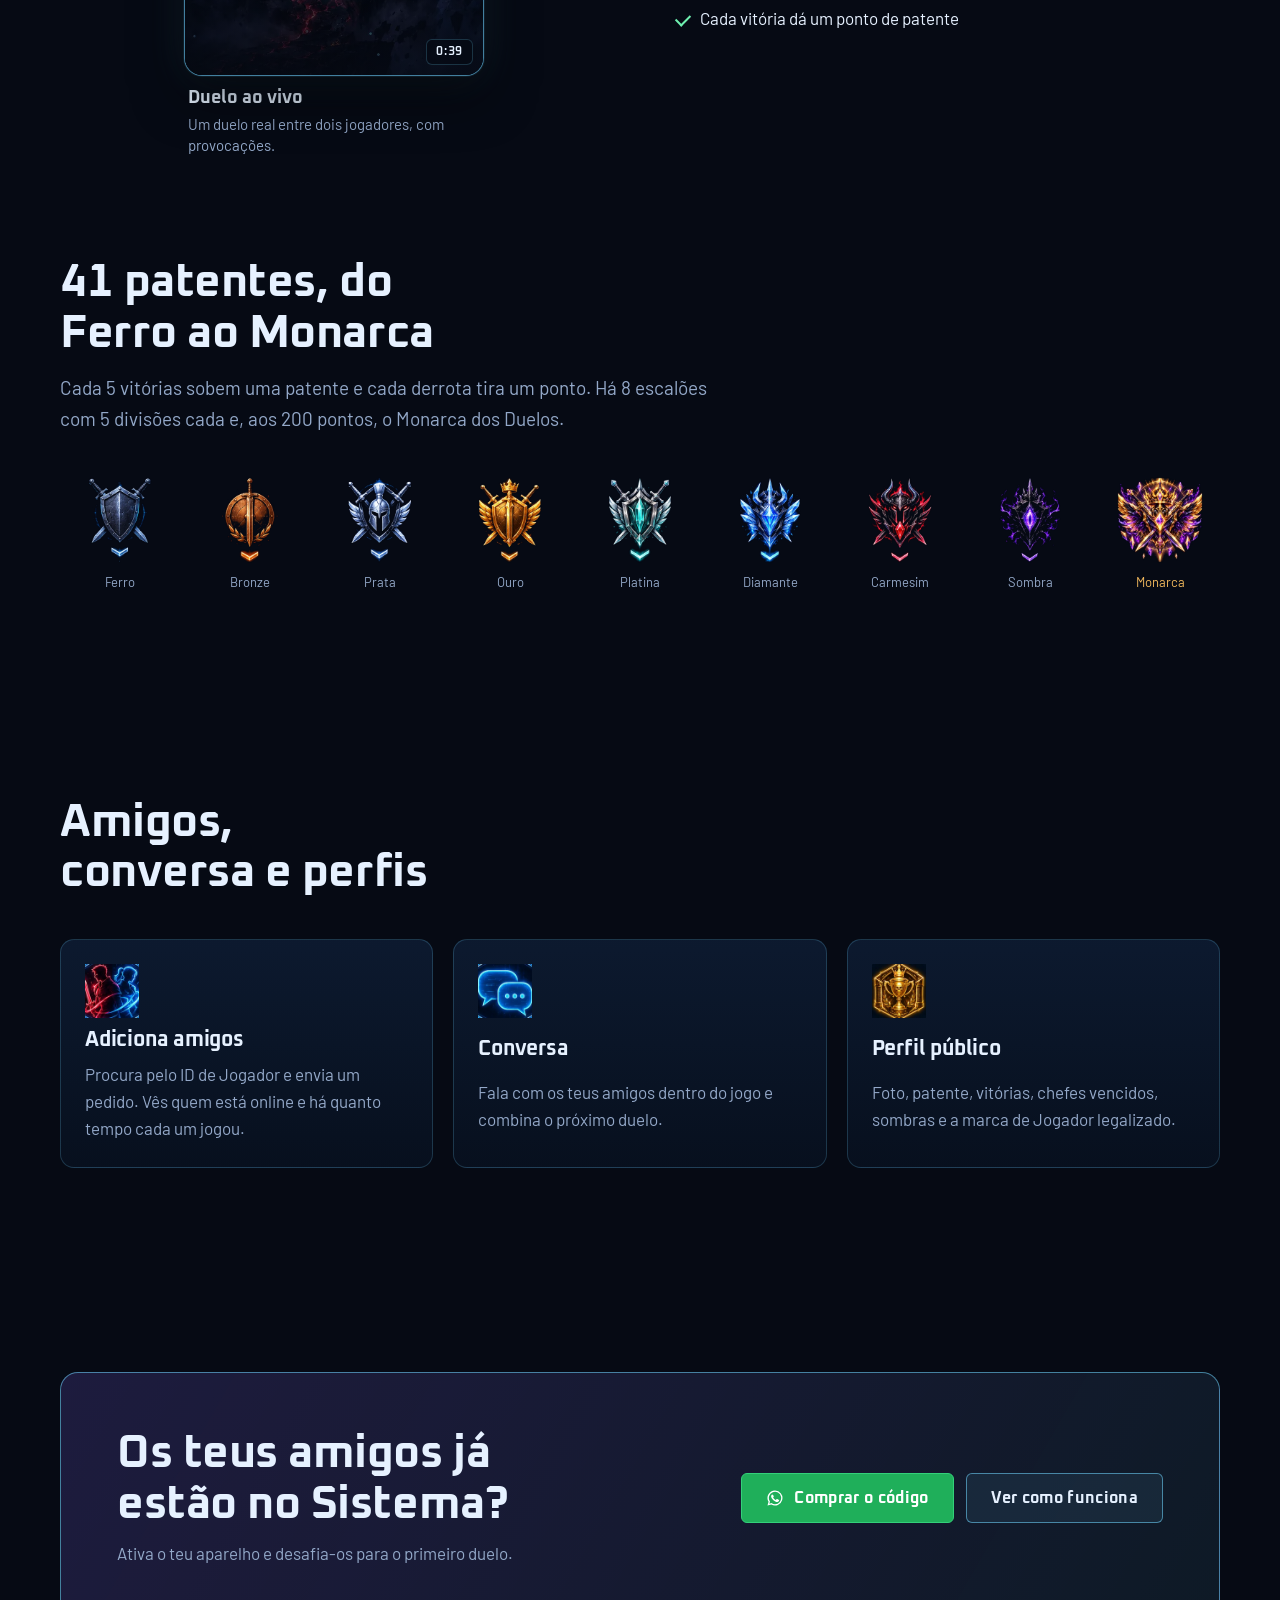
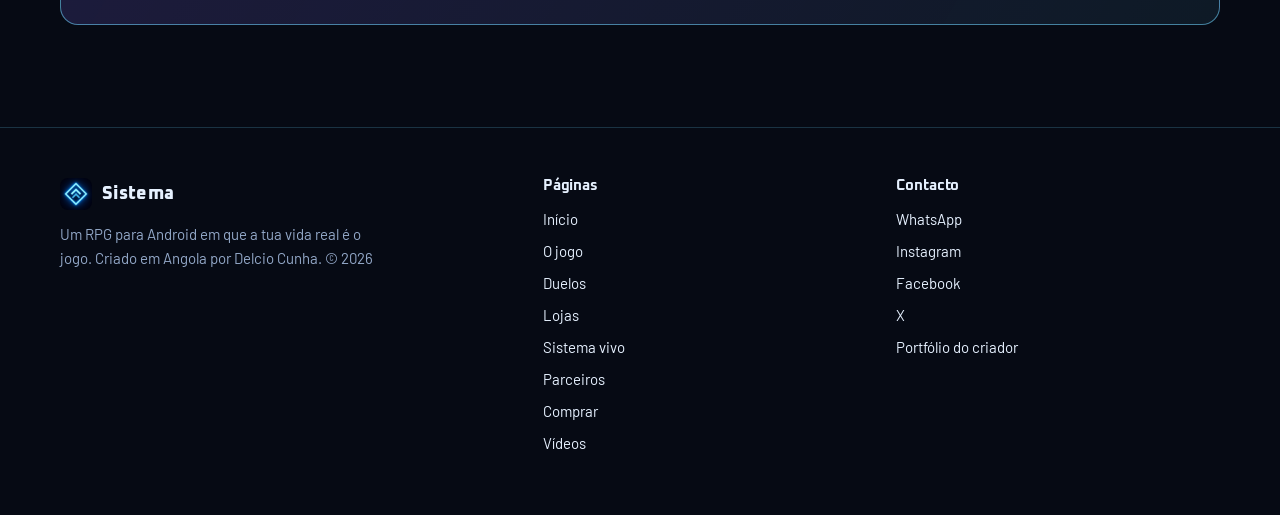
<file: duelos.html>
<!doctype html>
<html lang="pt">
<head>
<meta charset="utf-8">
<meta name="viewport" content="width=device-width, initial-scale=1, viewport-fit=cover">
<title>Duelos online · Sistema</title>
<meta name="description" content="Duelos por turnos entre amigos, decididos pelo servidor, com 41 patentes do Ferro ao Monarca.">
<meta name="theme-color" content="#060A14">
<meta property="og:title" content="Duelos online · Sistema">
<meta property="og:description" content="Duelos por turnos entre amigos, decididos pelo servidor, com 41 patentes do Ferro ao Monarca.">
<meta property="og:image" content="img/og.png">
<link rel="icon" href="img/icon-192.png">
<link rel="preconnect" href="https://fonts.googleapis.com"><link rel="preconnect" href="https://fonts.gstatic.com" crossorigin>
<link rel="stylesheet" href="https://fonts.googleapis.com/css2?family=Barlow:wght@400;500;600;700&family=Oxanium:wght@500;600;700;800&display=swap">
<link rel="stylesheet" href="assets/site.css?v=1c6510a3">
</head>
<body>
<header class="top">
  <div class="wrap">
    <a class="brand" href="index.html" aria-label="Sistema"><img class="wm" src="img/logo-nome.webp" alt="Sistema"></a>
    <nav class="nav" aria-label="Páginas"><a href="jogo.html">O jogo</a><a href="duelos.html" aria-current="page">Duelos</a><a href="lojas.html">Lojas</a><a href="sistema-vivo.html">Sistema vivo</a><a href="parceiros.html">Parceiros</a><a href="comprar.html">Comprar</a></nav>
    <a class="btn sm cta-top" href="comprar.html">Obter o Sistema</a>
    <button class="menu-btn" type="button" aria-label="Menu" aria-expanded="false"><span></span><span></span><span></span></button>
  </div>
</header>
<main>
<section class="page-head">
  <canvas class="field" aria-hidden="true"></canvas><div class="scan" aria-hidden="true"></div>
  <div class="wrap">
    <div class="crumb"><img src="img/ui-ui-duel.webp" alt="">Duelos online</div>
    <h1>Jogador contra jogador</h1>
    <p class="lead">Desafia os teus amigos para duelos por turnos. O servidor decide cada golpe, por isso ninguém faz batota.</p>
  </div>
</section>
<section>
  <div class="wrap split">
    <div class="duel rv" id="duel" aria-label="Exemplo de duelo">
      <div class="vs">
        <div class="fighter" id="fA"><div class="who"><img src="img/evo-m-1.webp" alt=""><div><b>Delcio</b><small>Guerreiro · Nv 70</small></div></div><div class="bar"><i id="hpA"></i></div><div class="bar mp"><i id="mpA"></i></div></div>
        <span class="x">VS</span>
        <div class="fighter r" id="fB"><div class="who"><img src="img/cls-arqueiro-f1.webp" alt=""><div><b>Ana</b><small>Arqueira · Nv 68</small></div></div><div class="bar"><i id="hpB"></i></div><div class="bar mp"><i id="mpB"></i></div></div>
      </div>
      <div class="log" aria-live="off"></div>
      <div class="turn"><span id="duel-turn">Turno 1</span><span>Sala SIS-7Q2K</span></div>
    </div>
    <div>
      <h2 class="rv">Um duelo a sério, ao vivo</h2>
      <p class="lead rv" style="margin-top:14px">Cada jogador usa as suas próprias habilidades, a sua mana, os seus itens e as suas sombras. Os turnos alternam e cada ação é calculada no servidor do Sistema.</p>
      <ul class="ticks rv" style="margin-top:22px">
        <li>Cria uma sala e partilha o código, ou convida um amigo diretamente</li>
        <li>Turnos decididos pelo servidor: o resultado não depende do teu telemóvel</li>
        <li>Equilibrado: os golpes muito fortes, as curas e os escudos têm limites próprios em duelo</li>
        <li>Os lugares de servos comprados não dão vantagem contra jogadores</li>
        <li>Os primeiros 5 duelos do dia dão recompensa. Perder não te tira nada</li>
      </ul>
    </div>
  </div>
</section>

<section class="tight">
  <div class="wrap split rev">
    <div>
      <span class="eyebrow rv">Gravado no jogo</span>
      <h2 class="rv">Vê um duelo do princípio ao fim</h2>
      <p class="lead rv" style="margin-top:14px">Entras numa sala aberta, trocas golpes e provocações e decides tudo no último turno. Os emotes aparecem por cima do retrato de quem os manda.</p>
      <ul class="ticks rv" style="margin-top:22px">
        <li>Três frases grátis e 7 pacotes de emotes na Loja Premium</li>
        <li>Até 8 frases por duelo, para ninguém encher o ecrã</li>
        <li>Cada vitória dá um ponto de patente</li>
      </ul>
    </div>
    <button type="button" class="vcard  rv" data-video="duelo-ao-vivo" aria-label="Ver o vídeo: Duelo ao vivo (0:39)"><span class="vc-media"><img src="video/duelo-ao-vivo.webp" alt="" loading="lazy" width="540" height="960"><span class="vc-play"><svg viewBox="0 0 24 24" aria-hidden="true"><path fill="currentColor" d="M8 5.5v13a1 1 0 0 0 1.5.86l10.4-6.5a1 1 0 0 0 0-1.72L9.5 4.64A1 1 0 0 0 8 5.5Z"/></svg></span><span class="vc-dur">0:39</span><span class="vc-tag">Duelos</span></span><span class="vc-cap"><b>Duelo ao vivo</b><small>Um duelo real entre dois jogadores, com provocações.</small></span></button>
  </div>
</section>

<section class="tight">
  <div class="wrap">
    <div class="sec-head"><h2 class="rv">41 patentes, do Ferro ao Monarca</h2><p class="lead rv">Cada 5 vitórias sobem uma patente e cada derrota tira um ponto. Há 8 escalões com 5 divisões cada e, aos 200 pontos, o Monarca dos Duelos.</p></div>
    <div class="ranks" data-stagger><figure class="rv"><img src="img/pt-0.webp" alt="" loading="lazy">Ferro</figure><figure class="rv"><img src="img/pt-5.webp" alt="" loading="lazy">Bronze</figure><figure class="rv"><img src="img/pt-10.webp" alt="" loading="lazy">Prata</figure><figure class="rv"><img src="img/pt-15.webp" alt="" loading="lazy">Ouro</figure><figure class="rv"><img src="img/pt-20.webp" alt="" loading="lazy">Platina</figure><figure class="rv"><img src="img/pt-25.webp" alt="" loading="lazy">Diamante</figure><figure class="rv"><img src="img/pt-30.webp" alt="" loading="lazy">Carmesim</figure><figure class="rv"><img src="img/pt-35.webp" alt="" loading="lazy">Sombra</figure><figure class="rv"><img src="img/pt-40.webp" alt="" loading="lazy">Monarca</figure></div>
  </div>
</section>

<section>
  <div class="wrap">
    <div class="sec-head"><h2 class="rv">Amigos, conversa e perfis</h2></div>
    <div class="grid g3" data-stagger>
      <div class="tile rv"><img class="ico" src="img/ui-ui-social.webp" alt=""><h3>Adiciona amigos</h3><p>Procura pelo ID de Jogador e envia um pedido. Vês quem está online e há quanto tempo cada um jogou.</p></div>
      <div class="tile rv"><img class="ico" src="img/ui-ui-chat.webp" alt=""><h3>Conversa</h3><p>Fala com os teus amigos dentro do jogo e combina o próximo duelo.</p></div>
      <div class="tile rv"><img class="ico" src="img/ui-ui-trofeus.webp" alt=""><h3>Perfil público</h3><p>Foto, patente, vitórias, chefes vencidos, sombras e a marca de Jogador legalizado.</p></div>
    </div>
  </div>
</section>
<section>
  <div class="wrap">
    <div class="cta-band rv">
      <div><h2>Os teus amigos já estão no Sistema?</h2><p>Ativa o teu aparelho e desafia-os para o primeiro duelo.</p></div>
      <div class="btns"><a class="btn wa" data-buy href="comprar.html"><svg viewBox="0 0 24 24" aria-hidden="true"><path fill="currentColor" d="M12 2a10 10 0 0 0-8.6 15.1L2 22l5-1.3A10 10 0 1 0 12 2Zm0 18.2a8.2 8.2 0 0 1-4.2-1.2l-.3-.2-3 .8.8-2.9-.2-.3A8.2 8.2 0 1 1 12 20.2Zm4.5-6.1c-.2-.1-1.5-.7-1.7-.8s-.4-.1-.6.1-.7.8-.8 1-.3.2-.5.1a6.7 6.7 0 0 1-3.3-2.9c-.3-.4.2-.4.7-1.4.1-.2 0-.3 0-.5l-.8-1.8c-.2-.5-.4-.4-.6-.4h-.5a1 1 0 0 0-.7.3 3 3 0 0 0-.9 2.2 5.2 5.2 0 0 0 1.1 2.7 11.8 11.8 0 0 0 4.5 4c1.7.7 2.3.8 3.1.6a2.7 2.7 0 0 0 1.8-1.2 2.2 2.2 0 0 0 .2-1.2c-.1-.2-.3-.2-.5-.3Z"/></svg> Comprar o código</a><a class="btn" href="comprar.html">Ver como funciona</a></div>
    </div>
  </div>
</section>
</main>
<footer>
  <div class="wrap cols">
    <div>
      <a class="brand" href="index.html" style="font-size:18px"><img src="img/icon-192.png" alt="">Sistema</a>
      <p style="margin-top:12px;max-width:40ch">Um RPG para Android em que a tua vida real é o jogo. Criado em Angola por Delcio Cunha. © 2026</p>
    </div>
    <div>
      <h4>Páginas</h4>
      <ul><li><a href="index.html">Início</a></li><li><a href="jogo.html">O jogo</a></li><li><a href="duelos.html">Duelos</a></li><li><a href="lojas.html">Lojas</a></li><li><a href="sistema-vivo.html">Sistema vivo</a></li><li><a href="parceiros.html">Parceiros</a></li><li><a href="comprar.html">Comprar</a></li><li><a href="index.html#videos">Vídeos</a></li></ul>
    </div>
    <div>
      <h4>Contacto</h4>
      <ul>
        <li><a data-buy href="comprar.html">WhatsApp</a></li>
        <li><a href="https://www.instagram.com/delcio_369/" target="_blank" rel="noopener">Instagram</a></li>
        <li><a href="https://www.facebook.com/delcio.cunha.2025/" target="_blank" rel="noopener">Facebook</a></li>
        <li><a href="https://x.com/DelcioCunha369" target="_blank" rel="noopener">X</a></li>
        <li><a href="https://delciocunha.github.io/Meu-Portfolio/" target="_blank" rel="noopener">Portfólio do criador</a></li>
      </ul>
    </div>
  </div>
</footer>
<div class="mbar" id="mbar"><a class="btn wa" data-buy href="comprar.html">Comprar código</a><a class="btn" data-apk data-apk-short href="download/sistema.apk" download>Descarregar APK</a></div>
<div class="vbox" id="vbox" role="dialog" aria-modal="true" aria-labelledby="vb-title" hidden>
  <div class="vb-back" data-vclose></div>
  <div class="vb-in">
    <div class="vb-player"><video id="vb-video" controls playsinline preload="none"></video></div>
    <div class="vb-side">
      <span class="vb-tag" id="vb-tag"></span>
      <h2 id="vb-title"></h2>
      <p id="vb-desc"></p>
      <div class="vb-nav"><button type="button" class="btn sm" data-vstep="-1" aria-label="Vídeo anterior">‹ Anterior</button><button type="button" class="btn sm" data-vstep="1" aria-label="Vídeo seguinte">Seguinte ›</button></div>
      <a class="btn wa" data-buy href="comprar.html">Obter o Sistema</a>
    </div>
    <button type="button" class="vb-x" data-vclose aria-label="Fechar o vídeo">✕</button>
  </div>
</div>
<script>window.SITE_VIDEOS=[{"id": "trailer", "t": "Trailer de lançamento", "d": "V.01 «The System». O Sistema escolheu-te.", "tag": "Trailer"}, {"id": "como-funciona", "t": "Como funciona em 30 segundos", "d": "Escreves a missão, cumpres, ganhas XP e enfrentas um chefe.", "tag": "Começa aqui"}, {"id": "um-dia-com-o-sistema", "t": "Um dia com o Sistema", "d": "Da missão diária da manhã ao relatório da meia-noite.", "tag": "O jogo"}, {"id": "o-primeiro-chefe", "t": "O primeiro chefe", "d": "Magia, mana a acabar, uma poção e a vitória.", "tag": "O jogo"}, {"id": "sombras", "t": "Sombras", "d": "Extrais a sombra do chefe e ela passa a lutar por ti.", "tag": "O jogo"}, {"id": "duelo-ao-vivo", "t": "Duelo ao vivo", "d": "Um duelo real entre dois jogadores, com provocações.", "tag": "Duelos"}, {"id": "o-sistema-esta-a-ver", "t": "O Sistema está a ver", "d": "Vigilância, missões de emergência e Zona de Penalidade.", "tag": "Sistema vivo"}, {"id": "aceitas", "t": "Aceitas?", "d": "Foste escolhido como Jogador. Recusar não é opção.", "tag": "Desafio"}, {"id": "qual-e-o-teu-nivel", "t": "Qual seria o teu nível?", "d": "Soma os pontos e diz o teu nível nos comentários.", "tag": "Desafio"}, {"id": "como-comprar-a-ativacao", "t": "Como obter o Sistema", "d": "Os 4 passos: APK, WhatsApp, Multicaixa Express e código.", "tag": "Comprar"}];</script>
<script src="config.js?v=51b3e2f0"></script>
<script src="assets/site.js?v=e0b5bdeb"></script>
</body>
</html>
</file>
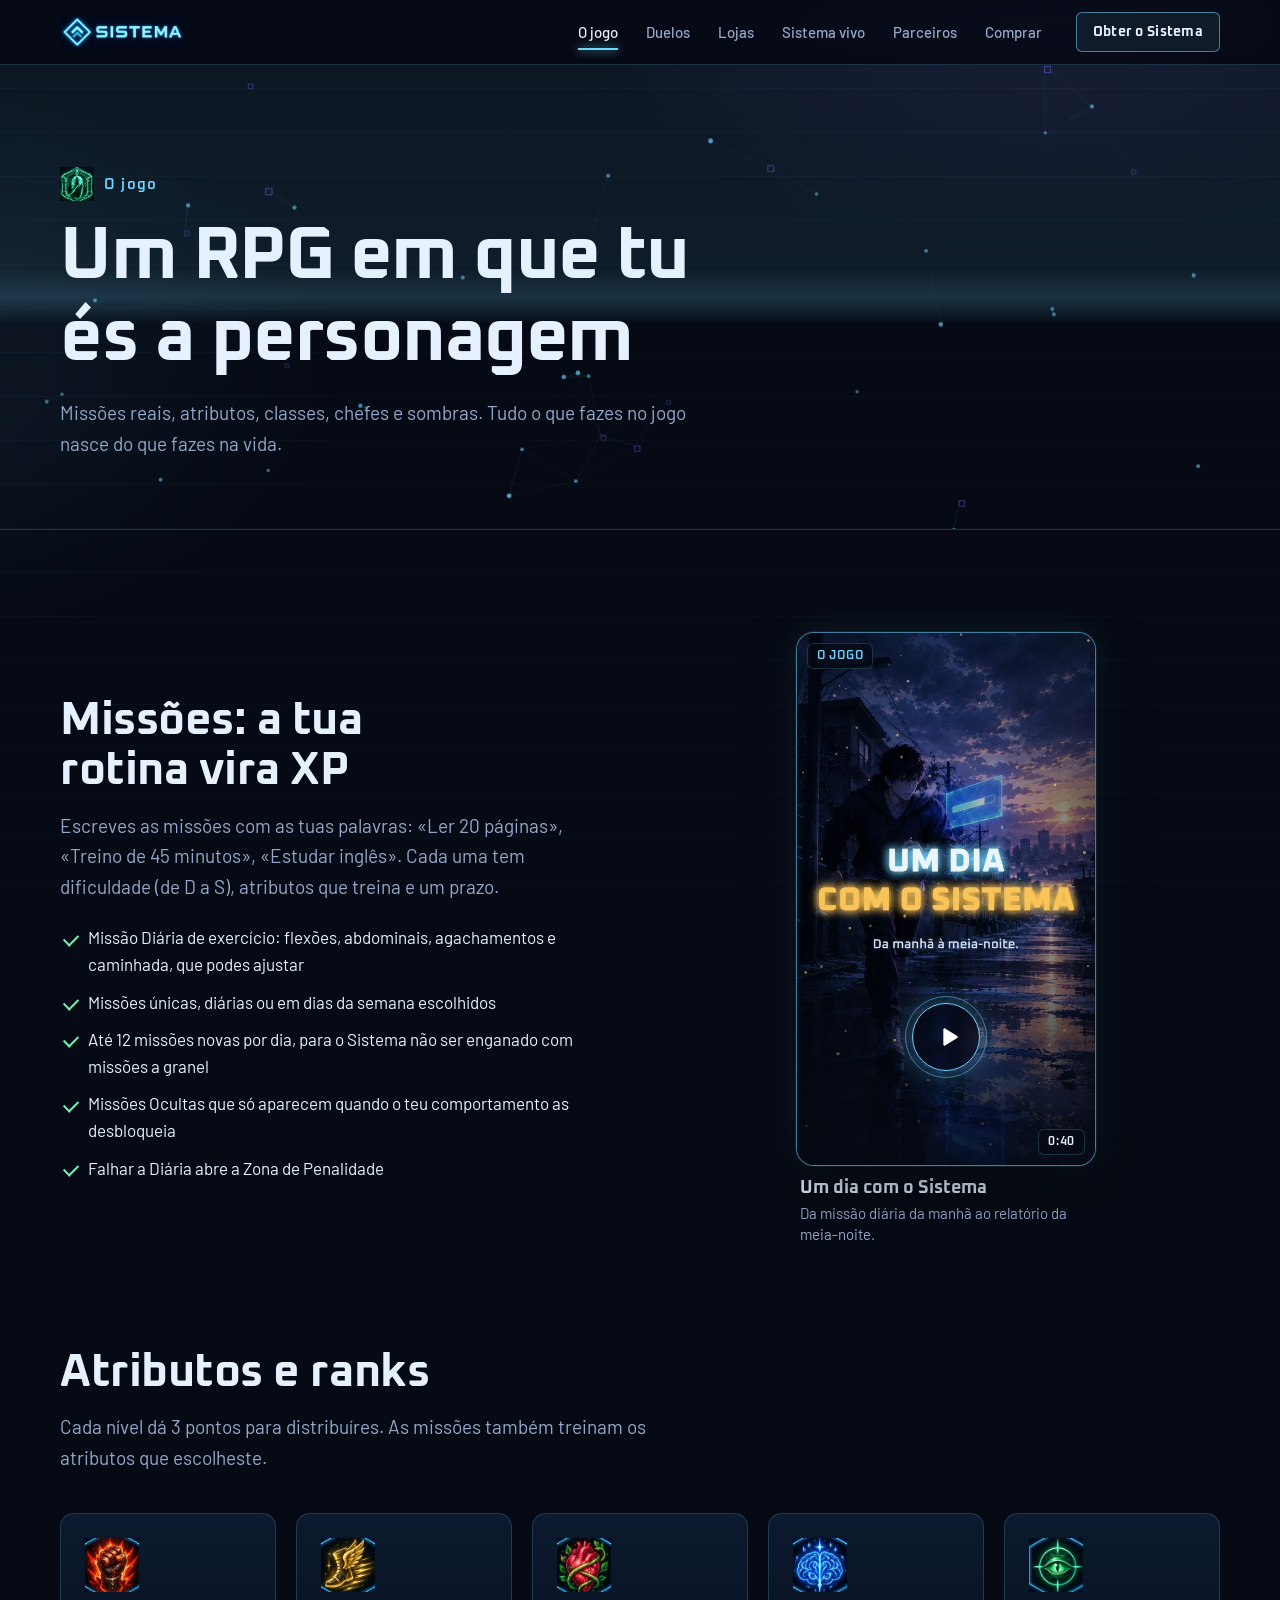
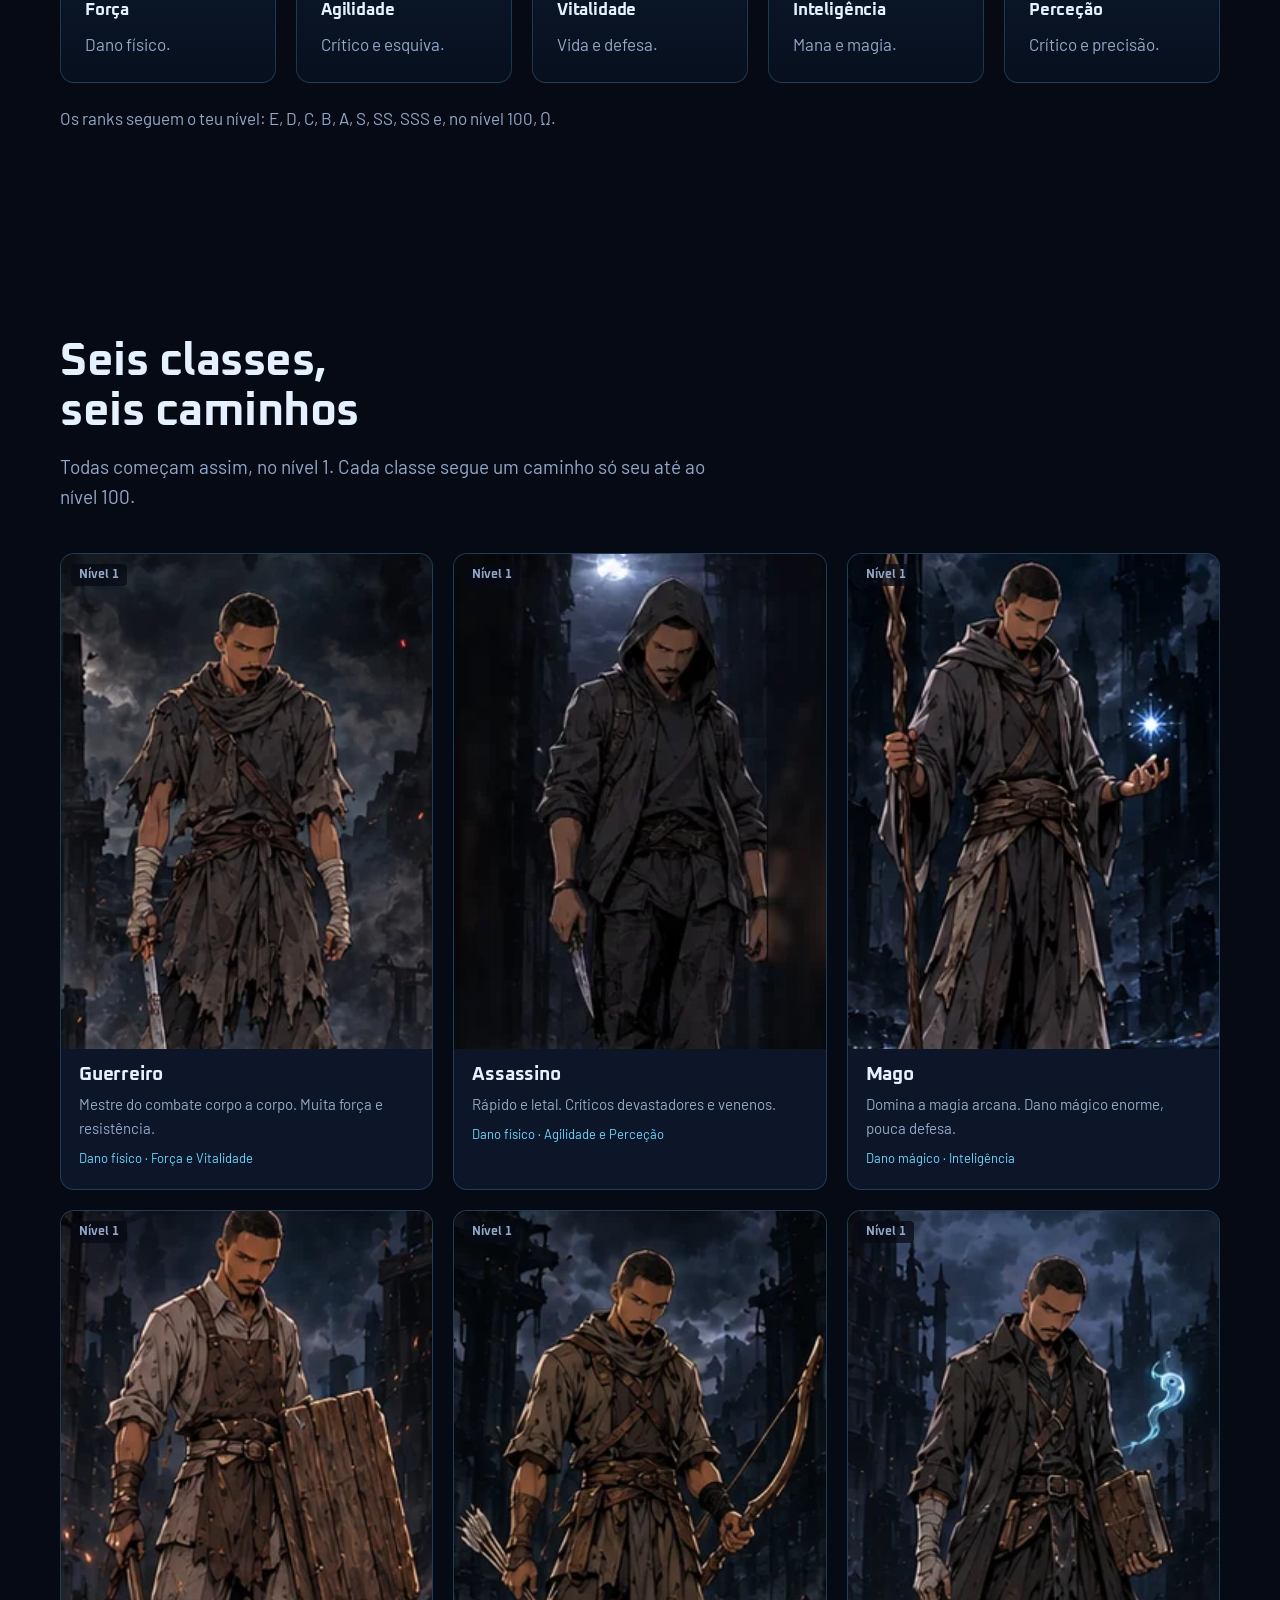
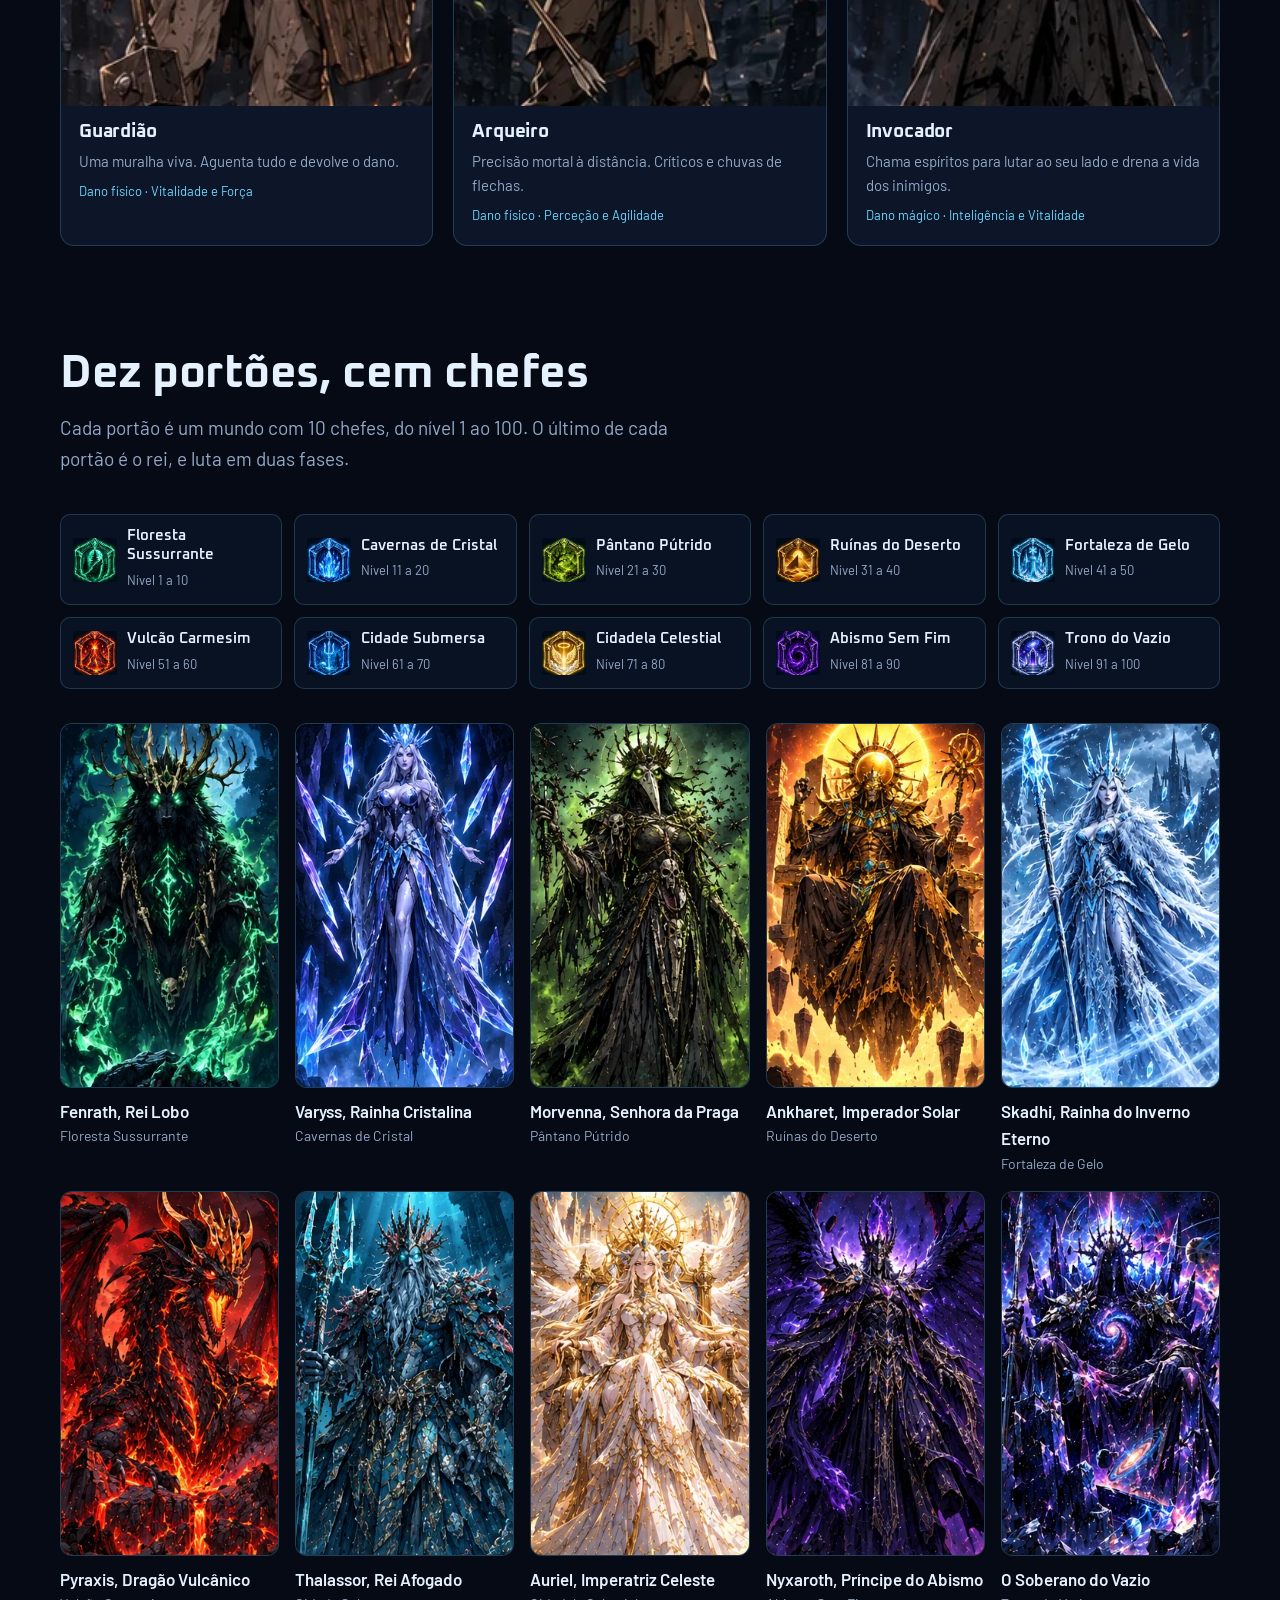
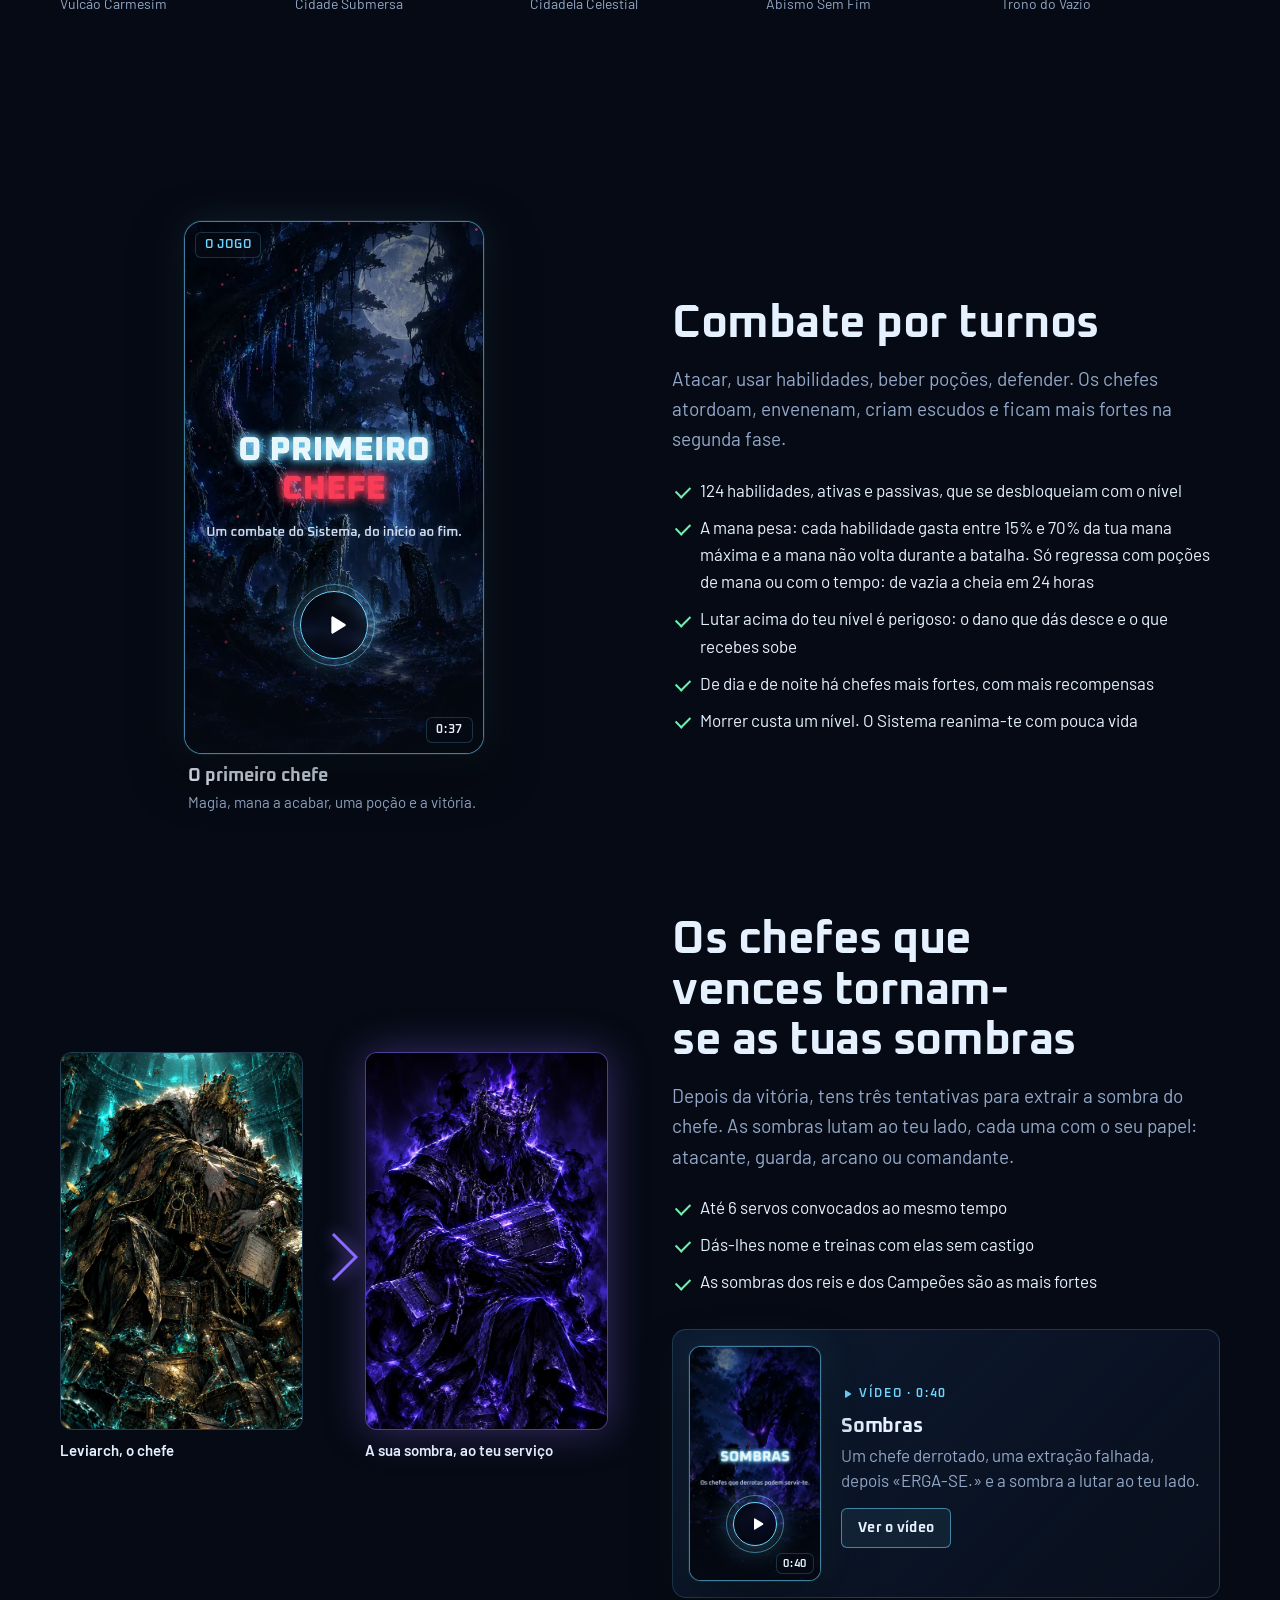
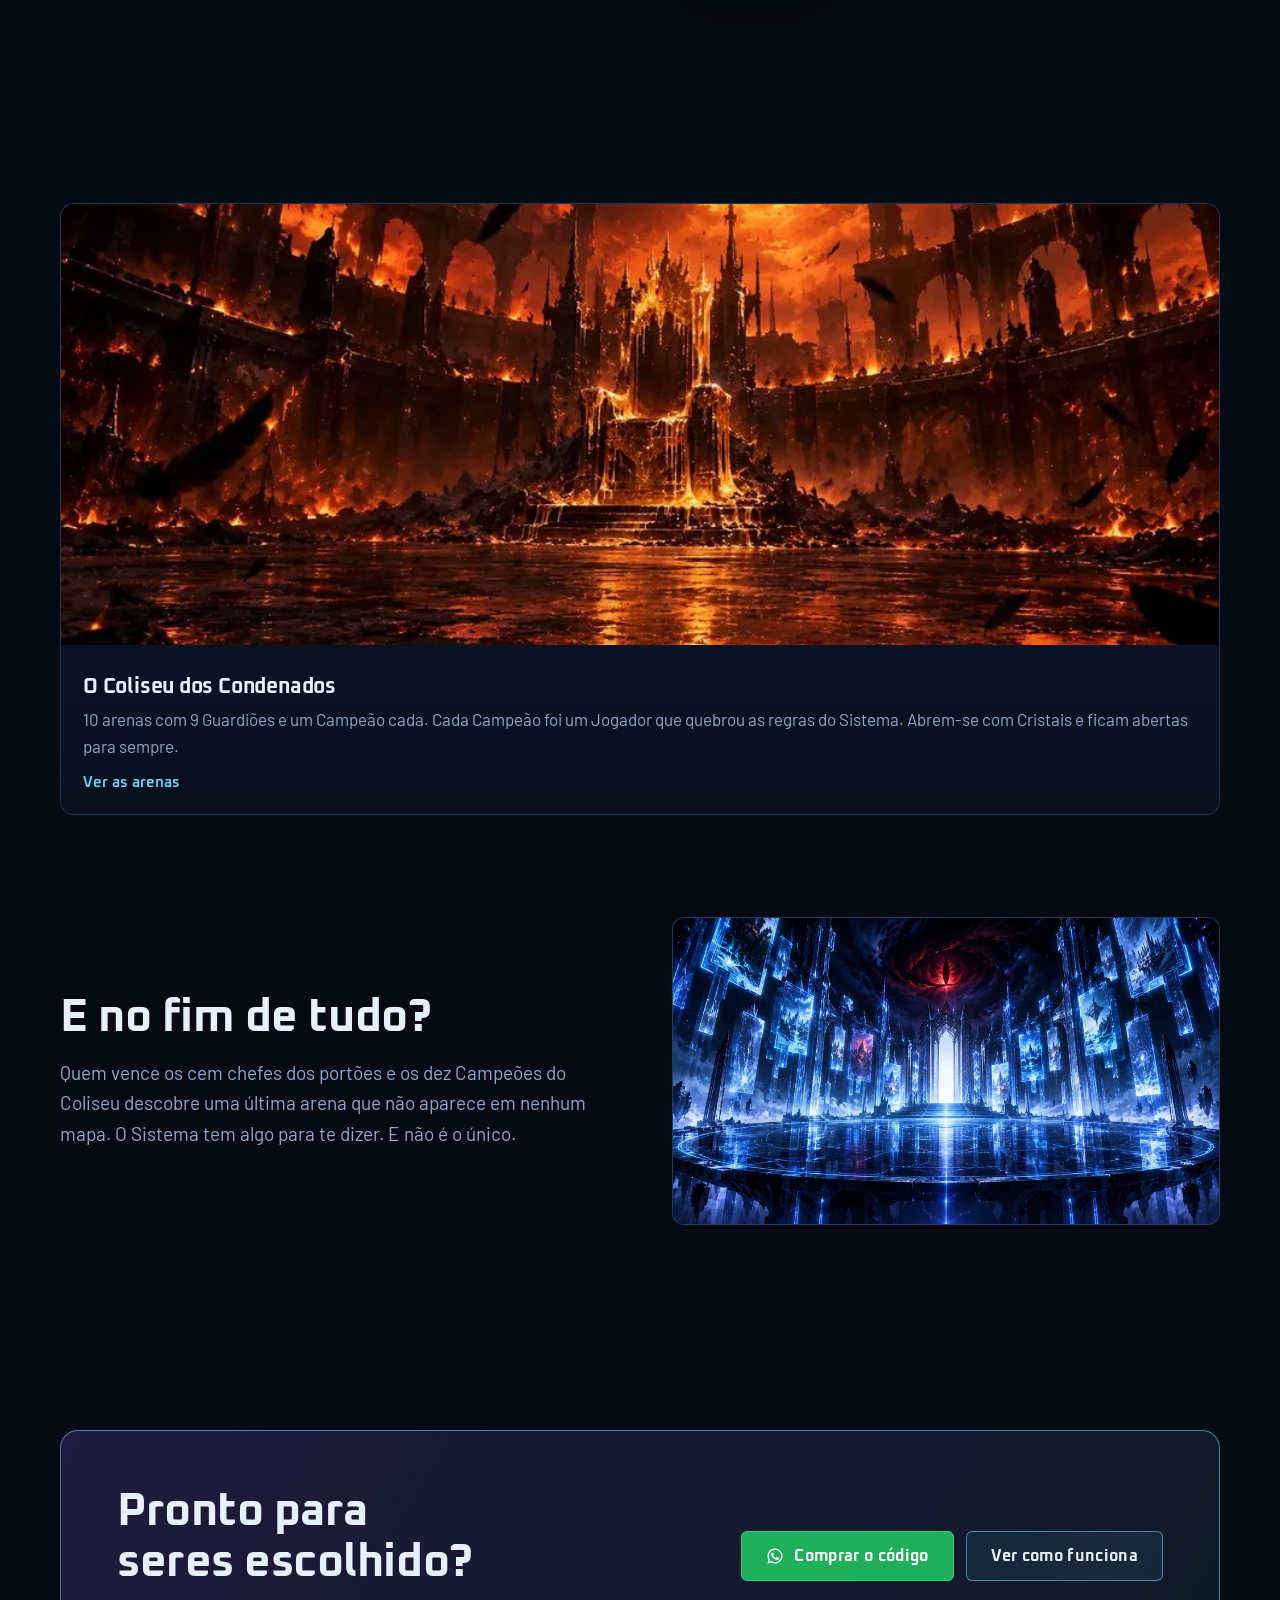
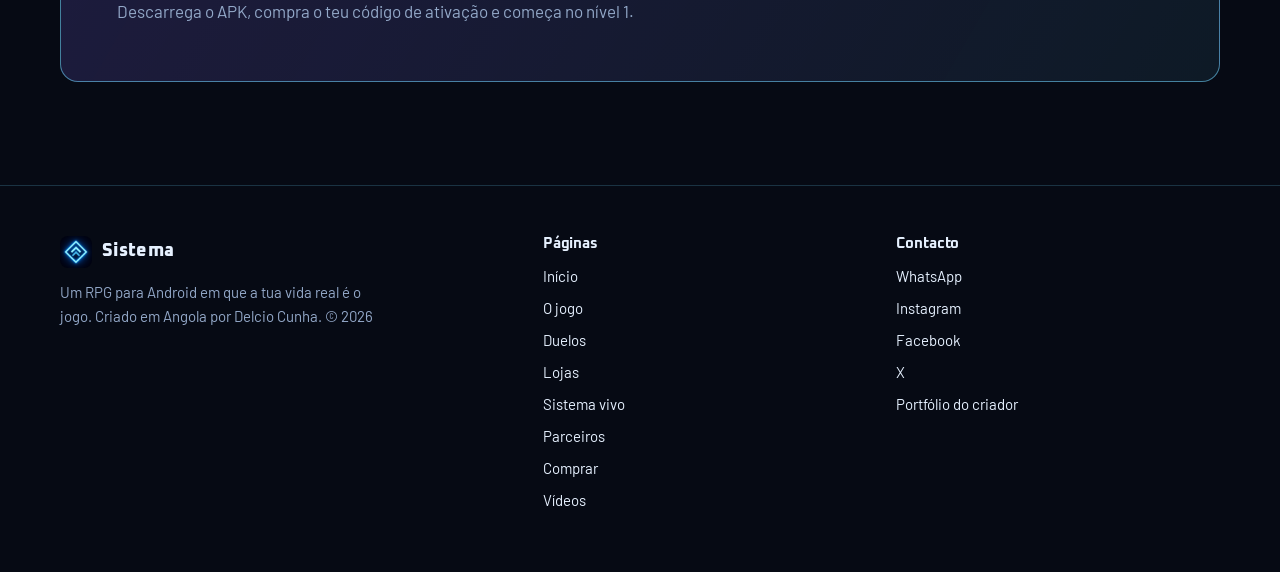
<file: jogo.html>
<!doctype html>
<html lang="pt">
<head>
<meta charset="utf-8">
<meta name="viewport" content="width=device-width, initial-scale=1, viewport-fit=cover">
<title>O jogo · Sistema</title>
<meta name="description" content="Missões reais, atributos, 6 classes, 10 portões com 100 chefes, combate por turnos e sombras.">
<meta name="theme-color" content="#060A14">
<meta property="og:title" content="O jogo · Sistema">
<meta property="og:description" content="Missões reais, atributos, 6 classes, 10 portões com 100 chefes, combate por turnos e sombras.">
<meta property="og:image" content="img/og.png">
<link rel="icon" href="img/icon-192.png">
<link rel="preconnect" href="https://fonts.googleapis.com"><link rel="preconnect" href="https://fonts.gstatic.com" crossorigin>
<link rel="stylesheet" href="https://fonts.googleapis.com/css2?family=Barlow:wght@400;500;600;700&family=Oxanium:wght@500;600;700;800&display=swap">
<link rel="stylesheet" href="assets/site.css?v=1c6510a3">
</head>
<body>
<header class="top">
  <div class="wrap">
    <a class="brand" href="index.html" aria-label="Sistema"><img class="wm" src="img/logo-nome.webp" alt="Sistema"></a>
    <nav class="nav" aria-label="Páginas"><a href="jogo.html" aria-current="page">O jogo</a><a href="duelos.html">Duelos</a><a href="lojas.html">Lojas</a><a href="sistema-vivo.html">Sistema vivo</a><a href="parceiros.html">Parceiros</a><a href="comprar.html">Comprar</a></nav>
    <a class="btn sm cta-top" href="comprar.html">Obter o Sistema</a>
    <button class="menu-btn" type="button" aria-label="Menu" aria-expanded="false"><span></span><span></span><span></span></button>
  </div>
</header>
<main>
<section class="page-head">
  <canvas class="field" aria-hidden="true"></canvas><div class="scan" aria-hidden="true"></div>
  <div class="wrap">
    <div class="crumb"><img src="img/gate-1.webp" alt="">O jogo</div>
    <h1>Um RPG em que tu és a personagem</h1>
    <p class="lead">Missões reais, atributos, classes, chefes e sombras. Tudo o que fazes no jogo nasce do que fazes na vida.</p>
  </div>
</section>
<section>
  <div class="wrap split">
    <div>
      <h2 class="rv">Missões: a tua rotina vira XP</h2>
      <p class="lead rv" style="margin-top:14px">Escreves as missões com as tuas palavras: «Ler 20 páginas», «Treino de 45 minutos», «Estudar inglês». Cada uma tem dificuldade (de D a S), atributos que treina e um prazo.</p>
      <ul class="ticks rv" style="margin-top:22px">
        <li>Missão Diária de exercício: flexões, abdominais, agachamentos e caminhada, que podes ajustar</li>
        <li>Missões únicas, diárias ou em dias da semana escolhidos</li>
        <li>Até 12 missões novas por dia, para o Sistema não ser enganado com missões a granel</li>
        <li>Missões Ocultas que só aparecem quando o teu comportamento as desbloqueia</li>
        <li>Falhar a Diária abre a Zona de Penalidade</li>
      </ul>
    </div>
    <button type="button" class="vcard  rv" data-video="um-dia-com-o-sistema" aria-label="Ver o vídeo: Um dia com o Sistema (0:40)"><span class="vc-media"><img src="video/um-dia-com-o-sistema.webp" alt="" loading="lazy" width="540" height="960"><span class="vc-play"><svg viewBox="0 0 24 24" aria-hidden="true"><path fill="currentColor" d="M8 5.5v13a1 1 0 0 0 1.5.86l10.4-6.5a1 1 0 0 0 0-1.72L9.5 4.64A1 1 0 0 0 8 5.5Z"/></svg></span><span class="vc-dur">0:40</span><span class="vc-tag">O jogo</span></span><span class="vc-cap"><b>Um dia com o Sistema</b><small>Da missão diária da manhã ao relatório da meia-noite.</small></span></button>
  </div>
</section>

<section class="tight">
  <div class="wrap">
    <div class="sec-head"><h2 class="rv">Atributos e ranks</h2><p class="lead rv">Cada nível dá 3 pontos para distribuíres. As missões também treinam os atributos que escolheste.</p></div>
    <div class="grid g4" data-stagger style="grid-template-columns:repeat(5,1fr)">
      <div class="tile rv"><img class="ico" src="img/ui-stat-str.webp" alt=""><h4>Força</h4><p>Dano físico.</p></div>
      <div class="tile rv"><img class="ico" src="img/ui-stat-agi.webp" alt=""><h4>Agilidade</h4><p>Crítico e esquiva.</p></div>
      <div class="tile rv"><img class="ico" src="img/ui-stat-vit.webp" alt=""><h4>Vitalidade</h4><p>Vida e defesa.</p></div>
      <div class="tile rv"><img class="ico" src="img/ui-stat-int.webp" alt=""><h4>Inteligência</h4><p>Mana e magia.</p></div>
      <div class="tile rv"><img class="ico" src="img/ui-stat-per.webp" alt=""><h4>Perceção</h4><p>Crítico e precisão.</p></div>
    </div>
    <p class="muted rv" style="margin-top:22px">Os ranks seguem o teu nível: E, D, C, B, A, S, SS, SSS e, no nível 100, Ω.</p>
  </div>
</section>

<section>
  <div class="wrap">
    <div class="sec-head"><h2 class="rv">Seis classes, seis caminhos</h2><p class="lead rv">Todas começam assim, no nível 1. Cada classe segue um caminho só seu até ao nível 100.</p></div>
    <div class="grid g3" data-stagger><article class="cls-card rv"><div class="pics"><img src="img/evo-m-1.webp" alt="Guerreiro no nível 1" loading="lazy"></div><div class="body"><h3>Guerreiro</h3><p>Mestre do combate corpo a corpo. Muita força e resistência.</p><div class="kind">Dano físico · Força e Vitalidade</div></div></article><article class="cls-card rv"><div class="pics"><img src="img/cls-assassino-1.webp" alt="Assassino no nível 1" loading="lazy"></div><div class="body"><h3>Assassino</h3><p>Rápido e letal. Críticos devastadores e venenos.</p><div class="kind">Dano físico · Agilidade e Perceção</div></div></article><article class="cls-card rv"><div class="pics"><img src="img/cls-mago-1.webp" alt="Mago no nível 1" loading="lazy"></div><div class="body"><h3>Mago</h3><p>Domina a magia arcana. Dano mágico enorme, pouca defesa.</p><div class="kind">Dano mágico · Inteligência</div></div></article><article class="cls-card rv"><div class="pics"><img src="img/cls-guardiao-1.webp" alt="Guardião no nível 1" loading="lazy"></div><div class="body"><h3>Guardião</h3><p>Uma muralha viva. Aguenta tudo e devolve o dano.</p><div class="kind">Dano físico · Vitalidade e Força</div></div></article><article class="cls-card rv"><div class="pics"><img src="img/cls-arqueiro-1.webp" alt="Arqueiro no nível 1" loading="lazy"></div><div class="body"><h3>Arqueiro</h3><p>Precisão mortal à distância. Críticos e chuvas de flechas.</p><div class="kind">Dano físico · Perceção e Agilidade</div></div></article><article class="cls-card rv"><div class="pics"><img src="img/cls-invocador-1.webp" alt="Invocador no nível 1" loading="lazy"></div><div class="body"><h3>Invocador</h3><p>Chama espíritos para lutar ao seu lado e drena a vida dos inimigos.</p><div class="kind">Dano mágico · Inteligência e Vitalidade</div></div></article></div>
  </div>
</section>

<section class="tight">
  <div class="wrap">
    <div class="sec-head"><h2 class="rv">Dez portões, cem chefes</h2><p class="lead rv">Cada portão é um mundo com 10 chefes, do nível 1 ao 100. O último de cada portão é o rei, e luta em duas fases.</p></div>
    <div class="gates" data-stagger><div class="gate rv"><img src="img/gate-1.webp" alt=""><div><b>Floresta Sussurrante</b><span>Nível 1 a 10</span></div></div><div class="gate rv"><img src="img/gate-2.webp" alt=""><div><b>Cavernas de Cristal</b><span>Nível 11 a 20</span></div></div><div class="gate rv"><img src="img/gate-3.webp" alt=""><div><b>Pântano Pútrido</b><span>Nível 21 a 30</span></div></div><div class="gate rv"><img src="img/gate-4.webp" alt=""><div><b>Ruínas do Deserto</b><span>Nível 31 a 40</span></div></div><div class="gate rv"><img src="img/gate-5.webp" alt=""><div><b>Fortaleza de Gelo</b><span>Nível 41 a 50</span></div></div><div class="gate rv"><img src="img/gate-6.webp" alt=""><div><b>Vulcão Carmesim</b><span>Nível 51 a 60</span></div></div><div class="gate rv"><img src="img/gate-7.webp" alt=""><div><b>Cidade Submersa</b><span>Nível 61 a 70</span></div></div><div class="gate rv"><img src="img/gate-8.webp" alt=""><div><b>Cidadela Celestial</b><span>Nível 71 a 80</span></div></div><div class="gate rv"><img src="img/gate-9.webp" alt=""><div><b>Abismo Sem Fim</b><span>Nível 81 a 90</span></div></div><div class="gate rv"><img src="img/gate-10.webp" alt=""><div><b>Trono do Vazio</b><span>Nível 91 a 100</span></div></div></div>
    <div class="bosses" style="margin-top:34px" data-stagger><figure class="rv"><div class="bossart tilt"><img src="img/boss-b10.webp" alt="" loading="lazy"></div><figcaption>Fenrath, Rei Lobo<span>Floresta Sussurrante</span></figcaption></figure><figure class="rv"><div class="bossart tilt"><img src="img/boss-b20.webp" alt="" loading="lazy"></div><figcaption>Varyss, Rainha Cristalina<span>Cavernas de Cristal</span></figcaption></figure><figure class="rv"><div class="bossart tilt"><img src="img/boss-b30.webp" alt="" loading="lazy"></div><figcaption>Morvenna, Senhora da Praga<span>Pântano Pútrido</span></figcaption></figure><figure class="rv"><div class="bossart tilt"><img src="img/boss-b40.webp" alt="" loading="lazy"></div><figcaption>Ankharet, Imperador Solar<span>Ruínas do Deserto</span></figcaption></figure><figure class="rv"><div class="bossart tilt"><img src="img/boss-b50.webp" alt="" loading="lazy"></div><figcaption>Skadhi, Rainha do Inverno Eterno<span>Fortaleza de Gelo</span></figcaption></figure><figure class="rv"><div class="bossart tilt"><img src="img/boss-b60.webp" alt="" loading="lazy"></div><figcaption>Pyraxis, Dragão Vulcânico<span>Vulcão Carmesim</span></figcaption></figure><figure class="rv"><div class="bossart tilt"><img src="img/boss-b70.webp" alt="" loading="lazy"></div><figcaption>Thalassor, Rei Afogado<span>Cidade Submersa</span></figcaption></figure><figure class="rv"><div class="bossart tilt"><img src="img/boss-b80.webp" alt="" loading="lazy"></div><figcaption>Auriel, Imperatriz Celeste<span>Cidadela Celestial</span></figcaption></figure><figure class="rv"><div class="bossart tilt"><img src="img/boss-b90.webp" alt="" loading="lazy"></div><figcaption>Nyxaroth, Príncipe do Abismo<span>Abismo Sem Fim</span></figcaption></figure><figure class="rv"><div class="bossart tilt"><img src="img/boss-b100.webp" alt="" loading="lazy"></div><figcaption>O Soberano do Vazio<span>Trono do Vazio</span></figcaption></figure></div>
  </div>
</section>

<section>
  <div class="wrap split rev">
    <div>
      <h2 class="rv">Combate por turnos</h2>
      <p class="lead rv" style="margin-top:14px">Atacar, usar habilidades, beber poções, defender. Os chefes atordoam, envenenam, criam escudos e ficam mais fortes na segunda fase.</p>
      <ul class="ticks rv" style="margin-top:22px">
        <li>124 habilidades, ativas e passivas, que se desbloqueiam com o nível</li>
        <li>A mana pesa: cada habilidade gasta entre 15% e 70% da tua mana máxima e a mana não volta durante a batalha. Só regressa com poções de mana ou com o tempo: de vazia a cheia em 24 horas</li>
        <li>Lutar acima do teu nível é perigoso: o dano que dás desce e o que recebes sobe</li>
        <li>De dia e de noite há chefes mais fortes, com mais recompensas</li>
        <li>Morrer custa um nível. O Sistema reanima-te com pouca vida</li>
      </ul>
    </div>
    <button type="button" class="vcard  rv" data-video="o-primeiro-chefe" aria-label="Ver o vídeo: O primeiro chefe (0:37)"><span class="vc-media"><img src="video/o-primeiro-chefe.webp" alt="" loading="lazy" width="540" height="960"><span class="vc-play"><svg viewBox="0 0 24 24" aria-hidden="true"><path fill="currentColor" d="M8 5.5v13a1 1 0 0 0 1.5.86l10.4-6.5a1 1 0 0 0 0-1.72L9.5 4.64A1 1 0 0 0 8 5.5Z"/></svg></span><span class="vc-dur">0:37</span><span class="vc-tag">O jogo</span></span><span class="vc-cap"><b>O primeiro chefe</b><small>Magia, mana a acabar, uma poção e a vitória.</small></span></button>
  </div>
</section>

<section class="tight">
  <div class="wrap split">
    <div class="arise rv">
      <figure><div class="bossart"><img src="img/boss-ar3.webp" alt="Leviarch, Campeão do Coliseu" loading="lazy"></div><figcaption>Leviarch, o chefe</figcaption></figure>
      <span class="arrow" aria-hidden="true"></span>
      <figure><div class="bossart shade"><img src="img/sombra-ar3.webp" alt="A sombra de Leviarch" loading="lazy"></div><figcaption>A sua sombra, ao teu serviço</figcaption></figure>
    </div>
    <div>
      <h2 class="rv">Os chefes que vences tornam-se as tuas sombras</h2>
      <p class="lead rv" style="margin-top:14px">Depois da vitória, tens três tentativas para extrair a sombra do chefe. As sombras lutam ao teu lado, cada uma com o seu papel: atacante, guarda, arcano ou comandante.</p>
      <ul class="ticks rv" style="margin-top:22px">
        <li>Até 6 servos convocados ao mesmo tempo</li>
        <li>Dás-lhes nome e treinas com elas sem castigo</li>
        <li>As sombras dos reis e dos Campeões são as mais fortes</li>
      </ul>
      <div class="vrow rv"><button type="button" class="vcard mini rv" data-video="sombras" aria-label="Ver o vídeo: Sombras (0:40)"><span class="vc-media"><img src="video/sombras.webp" alt="" loading="lazy" width="540" height="960"><span class="vc-play"><svg viewBox="0 0 24 24" aria-hidden="true"><path fill="currentColor" d="M8 5.5v13a1 1 0 0 0 1.5.86l10.4-6.5a1 1 0 0 0 0-1.72L9.5 4.64A1 1 0 0 0 8 5.5Z"/></svg></span><span class="vc-dur">0:40</span><span class="vc-tag">O jogo</span></span></button><div><span class="vr-k"><svg viewBox="0 0 24 24" aria-hidden="true"><path fill="currentColor" d="M8 5.5v13a1 1 0 0 0 1.5.86l10.4-6.5a1 1 0 0 0 0-1.72L9.5 4.64A1 1 0 0 0 8 5.5Z"/></svg> Vídeo · 0:40</span><h3>Sombras</h3><p>Um chefe derrotado, uma extração falhada, depois «ERGA-SE.» e a sombra a lutar ao teu lado.</p><button type="button" class="btn sm" data-video="sombras">Ver o vídeo</button></div></div>
    </div>
  </div>
</section>

<section>
  <div class="wrap">
    <a class="tile art rv" href="lojas.html#p-coliseu" style="max-width:none"><img src="img/arena-ar5.webp" alt="" loading="lazy" style="aspect-ratio:21/8"><div class="body"><h3>O Coliseu dos Condenados</h3><p>10 arenas com 9 Guardiões e um Campeão cada. Cada Campeão foi um Jogador que quebrou as regras do Sistema. Abrem-se com Cristais e ficam abertas para sempre.</p><span class="go">Ver as arenas</span></div></a>
  </div>
</section>

<section class="tight">
  <div class="wrap split">
    <div>
      <h2 class="rv">E no fim de tudo?</h2>
      <p class="lead rv" style="margin-top:14px">Quem vence os cem chefes dos portões e os dez Campeões do Coliseu descobre uma última arena que não aparece em nenhum mapa. O Sistema tem algo para te dizer. E não é o único.</p>
    </div>
    <div class="bossart rv" style="aspect-ratio:16/9"><img src="img/arena-final.webp" alt="A Última Arena" loading="lazy"></div>
  </div>
</section>
<section>
  <div class="wrap">
    <div class="cta-band rv">
      <div><h2>Pronto para seres escolhido?</h2><p>Descarrega o APK, compra o teu código de ativação e começa no nível 1.</p></div>
      <div class="btns"><a class="btn wa" data-buy href="comprar.html"><svg viewBox="0 0 24 24" aria-hidden="true"><path fill="currentColor" d="M12 2a10 10 0 0 0-8.6 15.1L2 22l5-1.3A10 10 0 1 0 12 2Zm0 18.2a8.2 8.2 0 0 1-4.2-1.2l-.3-.2-3 .8.8-2.9-.2-.3A8.2 8.2 0 1 1 12 20.2Zm4.5-6.1c-.2-.1-1.5-.7-1.7-.8s-.4-.1-.6.1-.7.8-.8 1-.3.2-.5.1a6.7 6.7 0 0 1-3.3-2.9c-.3-.4.2-.4.7-1.4.1-.2 0-.3 0-.5l-.8-1.8c-.2-.5-.4-.4-.6-.4h-.5a1 1 0 0 0-.7.3 3 3 0 0 0-.9 2.2 5.2 5.2 0 0 0 1.1 2.7 11.8 11.8 0 0 0 4.5 4c1.7.7 2.3.8 3.1.6a2.7 2.7 0 0 0 1.8-1.2 2.2 2.2 0 0 0 .2-1.2c-.1-.2-.3-.2-.5-.3Z"/></svg> Comprar o código</a><a class="btn" href="comprar.html">Ver como funciona</a></div>
    </div>
  </div>
</section>
</main>
<footer>
  <div class="wrap cols">
    <div>
      <a class="brand" href="index.html" style="font-size:18px"><img src="img/icon-192.png" alt="">Sistema</a>
      <p style="margin-top:12px;max-width:40ch">Um RPG para Android em que a tua vida real é o jogo. Criado em Angola por Delcio Cunha. © 2026</p>
    </div>
    <div>
      <h4>Páginas</h4>
      <ul><li><a href="index.html">Início</a></li><li><a href="jogo.html">O jogo</a></li><li><a href="duelos.html">Duelos</a></li><li><a href="lojas.html">Lojas</a></li><li><a href="sistema-vivo.html">Sistema vivo</a></li><li><a href="parceiros.html">Parceiros</a></li><li><a href="comprar.html">Comprar</a></li><li><a href="index.html#videos">Vídeos</a></li></ul>
    </div>
    <div>
      <h4>Contacto</h4>
      <ul>
        <li><a data-buy href="comprar.html">WhatsApp</a></li>
        <li><a href="https://www.instagram.com/delcio_369/" target="_blank" rel="noopener">Instagram</a></li>
        <li><a href="https://www.facebook.com/delcio.cunha.2025/" target="_blank" rel="noopener">Facebook</a></li>
        <li><a href="https://x.com/DelcioCunha369" target="_blank" rel="noopener">X</a></li>
        <li><a href="https://delciocunha.github.io/Meu-Portfolio/" target="_blank" rel="noopener">Portfólio do criador</a></li>
      </ul>
    </div>
  </div>
</footer>
<div class="mbar" id="mbar"><a class="btn wa" data-buy href="comprar.html">Comprar código</a><a class="btn" data-apk data-apk-short href="download/sistema.apk" download>Descarregar APK</a></div>
<div class="vbox" id="vbox" role="dialog" aria-modal="true" aria-labelledby="vb-title" hidden>
  <div class="vb-back" data-vclose></div>
  <div class="vb-in">
    <div class="vb-player"><video id="vb-video" controls playsinline preload="none"></video></div>
    <div class="vb-side">
      <span class="vb-tag" id="vb-tag"></span>
      <h2 id="vb-title"></h2>
      <p id="vb-desc"></p>
      <div class="vb-nav"><button type="button" class="btn sm" data-vstep="-1" aria-label="Vídeo anterior">‹ Anterior</button><button type="button" class="btn sm" data-vstep="1" aria-label="Vídeo seguinte">Seguinte ›</button></div>
      <a class="btn wa" data-buy href="comprar.html">Obter o Sistema</a>
    </div>
    <button type="button" class="vb-x" data-vclose aria-label="Fechar o vídeo">✕</button>
  </div>
</div>
<script>window.SITE_VIDEOS=[{"id": "trailer", "t": "Trailer de lançamento", "d": "V.01 «The System». O Sistema escolheu-te.", "tag": "Trailer"}, {"id": "como-funciona", "t": "Como funciona em 30 segundos", "d": "Escreves a missão, cumpres, ganhas XP e enfrentas um chefe.", "tag": "Começa aqui"}, {"id": "um-dia-com-o-sistema", "t": "Um dia com o Sistema", "d": "Da missão diária da manhã ao relatório da meia-noite.", "tag": "O jogo"}, {"id": "o-primeiro-chefe", "t": "O primeiro chefe", "d": "Magia, mana a acabar, uma poção e a vitória.", "tag": "O jogo"}, {"id": "sombras", "t": "Sombras", "d": "Extrais a sombra do chefe e ela passa a lutar por ti.", "tag": "O jogo"}, {"id": "duelo-ao-vivo", "t": "Duelo ao vivo", "d": "Um duelo real entre dois jogadores, com provocações.", "tag": "Duelos"}, {"id": "o-sistema-esta-a-ver", "t": "O Sistema está a ver", "d": "Vigilância, missões de emergência e Zona de Penalidade.", "tag": "Sistema vivo"}, {"id": "aceitas", "t": "Aceitas?", "d": "Foste escolhido como Jogador. Recusar não é opção.", "tag": "Desafio"}, {"id": "qual-e-o-teu-nivel", "t": "Qual seria o teu nível?", "d": "Soma os pontos e diz o teu nível nos comentários.", "tag": "Desafio"}, {"id": "como-comprar-a-ativacao", "t": "Como obter o Sistema", "d": "Os 4 passos: APK, WhatsApp, Multicaixa Express e código.", "tag": "Comprar"}];</script>
<script src="config.js?v=51b3e2f0"></script>
<script src="assets/site.js?v=e0b5bdeb"></script>
</body>
</html>
</file>
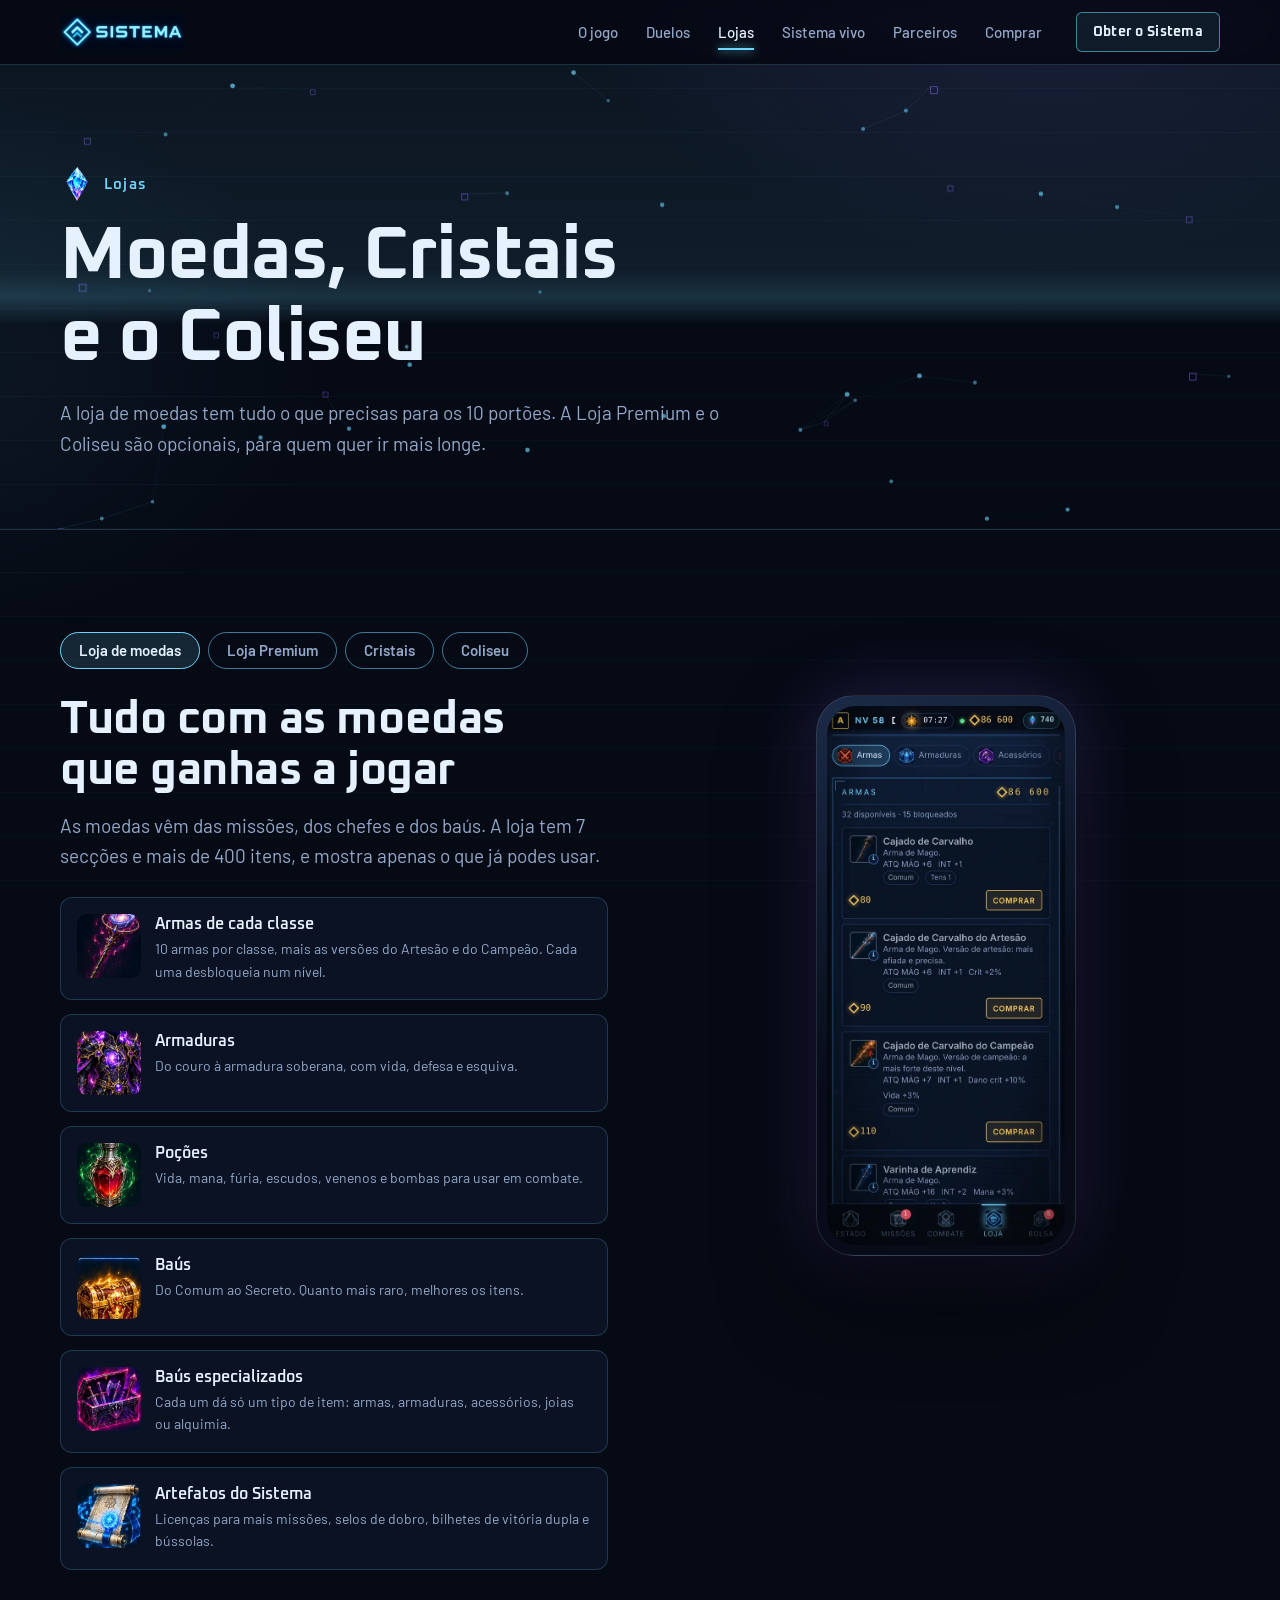
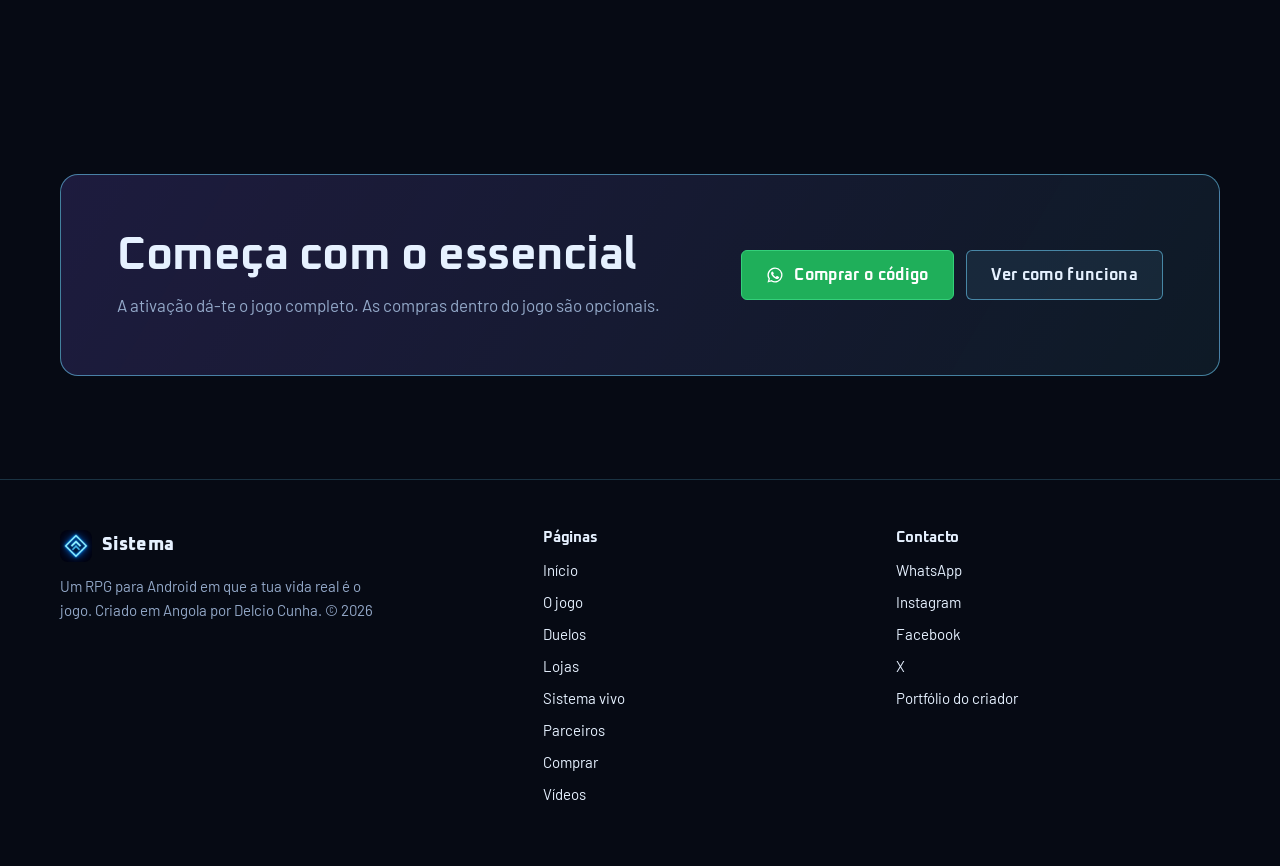
<file: lojas.html>
<!doctype html>
<html lang="pt">
<head>
<meta charset="utf-8">
<meta name="viewport" content="width=device-width, initial-scale=1, viewport-fit=cover">
<title>Lojas · Sistema</title>
<meta name="description" content="Loja de moedas, Loja Premium com equipamento soberano e relíquias, pacotes de Cristais e o Coliseu dos Condenados.">
<meta name="theme-color" content="#060A14">
<meta property="og:title" content="Lojas · Sistema">
<meta property="og:description" content="Loja de moedas, Loja Premium com equipamento soberano e relíquias, pacotes de Cristais e o Coliseu dos Condenados.">
<meta property="og:image" content="img/og.png">
<link rel="icon" href="img/icon-192.png">
<link rel="preconnect" href="https://fonts.googleapis.com"><link rel="preconnect" href="https://fonts.gstatic.com" crossorigin>
<link rel="stylesheet" href="https://fonts.googleapis.com/css2?family=Barlow:wght@400;500;600;700&family=Oxanium:wght@500;600;700;800&display=swap">
<link rel="stylesheet" href="assets/site.css?v=1c6510a3">
</head>
<body>
<header class="top">
  <div class="wrap">
    <a class="brand" href="index.html" aria-label="Sistema"><img class="wm" src="img/logo-nome.webp" alt="Sistema"></a>
    <nav class="nav" aria-label="Páginas"><a href="jogo.html">O jogo</a><a href="duelos.html">Duelos</a><a href="lojas.html" aria-current="page">Lojas</a><a href="sistema-vivo.html">Sistema vivo</a><a href="parceiros.html">Parceiros</a><a href="comprar.html">Comprar</a></nav>
    <a class="btn sm cta-top" href="comprar.html">Obter o Sistema</a>
    <button class="menu-btn" type="button" aria-label="Menu" aria-expanded="false"><span></span><span></span><span></span></button>
  </div>
</header>
<main>
<section class="page-head">
  <canvas class="field" aria-hidden="true"></canvas><div class="scan" aria-hidden="true"></div>
  <div class="wrap">
    <div class="crumb"><img src="img/ui-ui-crystal.webp" alt="">Lojas</div>
    <h1>Moedas, Cristais e o Coliseu</h1>
    <p class="lead">A loja de moedas tem tudo o que precisas para os 10 portões. A Loja Premium e o Coliseu são opcionais, para quem quer ir mais longe.</p>
  </div>
</section>
<section>
  <div class="wrap">
    <div class="tabs" role="tablist" aria-label="Lojas">
      <button role="tab" id="t-moedas" aria-controls="p-moedas" aria-selected="true">Loja de moedas</button>
      <button role="tab" id="t-premium" aria-controls="p-premium" aria-selected="false">Loja Premium</button>
      <button role="tab" id="t-cristais" aria-controls="p-cristais" aria-selected="false">Cristais</button>
      <button role="tab" id="t-coliseu" aria-controls="p-coliseu" aria-selected="false">Coliseu</button>
    </div>

    <div class="panel" role="tabpanel" id="p-moedas" aria-labelledby="t-moedas">
      <div class="split" style="align-items:start">
        <div>
          <h2>Tudo com as moedas que ganhas a jogar</h2>
          <p class="lead" style="margin-top:14px">As moedas vêm das missões, dos chefes e dos baús. A loja tem 7 secções e mais de 400 itens, e mostra apenas o que já podes usar.</p>
          <div class="items" style="grid-template-columns:1fr;margin-top:26px"><div class="item rv"><img src="img/it-w_mago_10.webp" alt="" loading="lazy"><div><b>Armas de cada classe</b><p>10 armas por classe, mais as versões do Artesão e do Campeão. Cada uma desbloqueia num nível.</p></div></div><div class="item rv"><img src="img/it-ar_soberano.webp" alt="" loading="lazy"><div><b>Armaduras</b><p>Do couro à armadura soberana, com vida, defesa e esquiva.</p></div></div><div class="item rv"><img src="img/it-po_vida2.webp" alt="" loading="lazy"><div><b>Poções</b><p>Vida, mana, fúria, escudos, venenos e bombas para usar em combate.</p></div></div><div class="item rv"><img src="img/it-bau_lendario.webp" alt="" loading="lazy"><div><b>Baús</b><p>Do Comum ao Secreto. Quanto mais raro, melhores os itens.</p></div></div><div class="item rv"><img src="img/it-bau_arsenal_5.webp" alt="" loading="lazy"><div><b>Baús especializados</b><p>Cada um dá só um tipo de item: armas, armaduras, acessórios, joias ou alquimia.</p></div></div><div class="item rv"><img src="img/it-sys_licenca.webp" alt="" loading="lazy"><div><b>Artefatos do Sistema</b><p>Licenças para mais missões, selos de dobro, bilhetes de vitória dupla e bússolas.</p></div></div></div>
        </div>
        <div class="phone sm"><div class="shots"><img class="on" src="img/app-loja.webp" alt="Loja de armas"></div></div>
      </div>
    </div>

    <div class="panel" role="tabpanel" id="p-premium" aria-labelledby="t-premium" hidden>
      <h2>Loja Premium</h2>
      <p class="lead" style="margin-top:14px">Itens exclusivos que se compram com Cristais. Nenhum é obrigatório para acabar os 10 portões. O Sistema não vende Integridade nem sequências: essas só se ganham.</p>
      <h3 style="margin:34px 0 14px">Equipamento soberano <span class="muted" style="font-weight:400;font-size:16px">· cresce contigo</span></h3>
      <div class="items"><div class="item rv"><img src="img/it-pr_lamina.webp" alt="" loading="lazy"><div><b>Lâmina do Monarca Sombrio</b><p>Arma soberana para qualquer classe. Fica sempre 35% acima da melhor arma que podes usar no teu nível.</p><span class="pr"><img src="img/ui-ui-crystal.webp" alt="">350</span></div></div><div class="item rv"><img src="img/it-pr_armadura.webp" alt="" loading="lazy"><div><b>Armadura do Monarca</b><p>Cresce contigo: muita vida, regeneração, esquiva e resistência a atordoamentos.</p><span class="pr"><img src="img/ui-ui-crystal.webp" alt="">300</span></div></div><div class="item rv"><img src="img/it-pr_coroa.webp" alt="" loading="lazy"><div><b>Coroa da Arena</b><p>De +8% a +14% em todos os atributos, +20% de moedas e +10% de XP.</p><span class="pr"><img src="img/ui-ui-crystal.webp" alt="">250</span></div></div><div class="item rv"><img src="img/it-pr_olho.webp" alt="" loading="lazy"><div><b>Anel do Olho do Sistema</b><p>Crítico e dano crítico que crescem com o nível e +20% de XP em tudo.</p><span class="pr"><img src="img/ui-ui-crystal.webp" alt="">180</span></div></div><div class="item rv"><img src="img/it-pr_coracao.webp" alt="" loading="lazy"><div><b>Coração de Cristal</b><p>Muita vida e mana que crescem com o nível, e regeneração das duas.</p><span class="pr"><img src="img/ui-ui-crystal.webp" alt="">180</span></div></div></div>
      <h3 style="margin:34px 0 14px">Relíquias permanentes <span class="muted" style="font-weight:400;font-size:16px">· compras uma vez, recarregam sozinhas, 1 por batalha</span></h3>
      <div class="items"><div class="item rv"><img src="img/it-pr_juizo.webp" alt="" loading="lazy"><div><b>Lâmina do Juízo Final</b><p>Tira 20% da vida máxima do chefe (8% contra Campeões e reis ocultos).</p><span class="pr"><img src="img/ui-ui-crystal.webp" alt="">180</span></div></div><div class="item rv"><img src="img/it-pr_tempo.webp" alt="" loading="lazy"><div><b>Selo do Tempo Parado</b><p>O chefe perde garantidamente os próximos 2 turnos.</p><span class="pr"><img src="img/ui-ui-crystal.webp" alt="">160</span></div></div><div class="item rv"><img src="img/it-pr_legiao.webp" alt="" loading="lazy"><div><b>Estandarte da Legião Sombria</b><p>Uma legião ataca ao teu lado durante 6 turnos.</p><span class="pr"><img src="img/ui-ui-crystal.webp" alt="">180</span></div></div><div class="item rv"><img src="img/it-pr_elixir.webp" alt="" loading="lazy"><div><b>Elixir do Monarca</b><p>Vida e mana ao máximo, limpa efeitos e +40% de ataque.</p><span class="pr"><img src="img/ui-ui-crystal.webp" alt="">140</span></div></div><div class="item rv"><img src="img/it-pr_fenix.webp" alt="" loading="lazy"><div><b>Lágrima da Fénix Negra</b><p>Se morreres em combate, renasces com a vida toda.</p><span class="pr"><img src="img/ui-ui-crystal.webp" alt="">240</span></div></div><div class="item rv"><img src="img/it-pr_ruptura.webp" alt="" loading="lazy"><div><b>Ruptura do Sistema</b><p>-50% de defesa e -30% de ataque no chefe durante 3 turnos.</p><span class="pr"><img src="img/ui-ui-crystal.webp" alt="">160</span></div></div><div class="item rv"><img src="img/it-pr_eco.webp" alt="" loading="lazy"><div><b>Eco do Monarca</b><p>Reinicia as recargas, enche a mana e dá +40% de crítico.</p><span class="pr"><img src="img/ui-ui-crystal.webp" alt="">150</span></div></div></div>
      <h3 style="margin:34px 0 14px">Tesouros</h3>
      <div class="items"><div class="item rv"><img src="img/it-pr_selo.webp" alt="" loading="lazy"><div><b>Selo do Monarca Eterno</b><p>Para sempre: +15% de XP e +15% de moedas em tudo.</p><span class="pr"><img src="img/ui-ui-crystal.webp" alt="">450</span></div></div><div class="item rv"><img src="img/it-pr_general.webp" alt="" loading="lazy"><div><b>Insígnia do General das Sombras</b><p>+1 lugar de servo convocado, para sempre (até 3).</p><span class="pr"><img src="img/ui-ui-crystal.webp" alt="">150</span></div></div><div class="item rv"><img src="img/it-pr_bau.webp" alt="" loading="lazy"><div><b>Baú do Monarca</b><p>Baú Lendário, Baú Secreto, muitas moedas e recarga das relíquias.</p><span class="pr"><img src="img/ui-ui-crystal.webp" alt="">90</span></div></div><div class="item rv"><img src="img/it-pr_foco.webp" alt="" loading="lazy"><div><b>Pergaminho do Foco Absoluto</b><p>XP a dobrar durante 3 dias.</p><span class="pr"><img src="img/ui-ui-crystal.webp" alt="">90</span></div></div><div class="item rv"><img src="img/it-pr_trevo.webp" alt="" loading="lazy"><div><b>Trevo de Cristal</b><p>Durante 3 dias, cada baú dá um item extra.</p><span class="pr"><img src="img/ui-ui-crystal.webp" alt="">80</span></div></div><div class="item rv"><img src="img/it-pr_nome.webp" alt="" loading="lazy"><div><b>Pergaminho do Novo Nome</b><p>Muda o teu nome. O progresso, o ID e os amigos ficam.</p><span class="pr"><img src="img/ui-ui-crystal.webp" alt="">30</span></div></div></div>
      <h3 style="margin:34px 0 14px">Estilo e amigos <span class="muted" style="font-weight:400;font-size:16px">· só visual, não dá vantagem</span></h3>
      <div class="items"><div class="item rv"><img src="img/it-em_sistema.webp" alt="" loading="lazy"><div><b>Emotes de duelo</b><p>7 pacotes de 4 frases curtas para mandares ao adversário durante o duelo: do Sistema, das Sombras, do Monarca, provocações, humor, honra e respeito. Três frases já vêm de graça.</p><span class="pr"><img src="img/ui-ui-crystal.webp" alt="">50 a 70</span></div></div><div class="item rv"><img src="img/it-ui_presente.webp" alt="" loading="lazy"><div><b>Presentes</b><p>Oferece uma moldura, uma assinatura ou um pacote de emotes a um amigo, com os teus Cristais. Ou compra Cristais pelo WhatsApp para ele.</p></div></div><div class="item rv"><img src="img/it-pr_reset.webp" alt="" loading="lazy"><div><b>Pergaminho da Reconstrução</b><p>Devolve todos os pontos de atributo para os distribuíres de novo. Também existe na loja de moedas a partir do nível 10.</p><span class="pr"><img src="img/ui-ui-crystal.webp" alt="">40</span></div></div></div>
      <p class="muted" style="margin-top:22px">Também há baús especializados dos graus Ouro, Dragão e Monarca, molduras para o retrato e assinaturas de cor para o nome.</p>
      <a class="ptease" href="parceiros.html"><span class="pt-ic" aria-hidden="true">◆</span><div><b>Ganha dinheiro com o Sistema</b><p>Torna-te Parceiro: recebe de 20% a 50% de cada ativação dos novos jogadores que trazes.</p></div><span class="pt-go">Ver os níveis ›</span></a>
    </div>

    <div class="panel" role="tabpanel" id="p-cristais" aria-labelledby="t-cristais" hidden>
      <h2>Cristais</h2>
      <p class="lead" style="margin-top:14px">Compram-se dentro do jogo, pelo WhatsApp, com pagamento por Multicaixa Express. Quanto maior o pacote, maior o bónus.</p>
      <div class="packs" style="margin-top:30px"><div class="pack"><img src="img/ui-ui-crystal.webp" alt=""><b>60</b><small>Punhado</small><div class="kz">600 Kz</div></div><div class="pack"><img src="img/ui-ui-crystal.webp" alt=""><b>130</b><small>120 + 10 de bónus</small><div class="kz">1 200 Kz</div></div><div class="pack hl"><span class="badge">Mais popular</span><img src="img/ui-ui-crystal.webp" alt=""><b>280</b><small>250 + 30 de bónus</small><div class="kz">2 500 Kz</div></div><div class="pack"><img src="img/ui-ui-crystal.webp" alt=""><b>600</b><small>500 + 100 de bónus</small><div class="kz">5 000 Kz</div></div><div class="pack"><img src="img/ui-ui-crystal.webp" alt=""><b>1300</b><small>1000 + 300 de bónus</small><div class="kz">10 000 Kz</div></div><div class="pack hl"><span class="badge">Melhor valor</span><img src="img/ui-ui-crystal.webp" alt=""><b>2800</b><small>2000 + 800 de bónus</small><div class="kz">20 000 Kz</div></div></div>
      <p class="muted" style="margin-top:22px">Quem compra Cristais aparece como Premium legalizado. Também há pacotes de moedas, a partir de 500 Kz.</p>
    </div>

    <div class="panel" role="tabpanel" id="p-coliseu" aria-labelledby="t-coliseu" hidden>
      <div class="split" style="align-items:start">
        <div>
          <h2>O Coliseu dos Condenados</h2>
          <p class="lead" style="margin-top:14px">O Sistema não apagou os Jogadores que quebraram as suas regras: guardou-os, transformados naquilo que fizeram. Cada arena tem 9 Guardiões em escada e, no fim, o Campeão, que luta em três fases.</p>
          <ul class="ticks" style="margin-top:20px"><li>Abres cada arena uma vez com Cristais e fica aberta para sempre</li><li>A primeira vitória sobre um Campeão dá a sua relíquia e a sua coroa</li><li>Os vencidos podem ser revisitados, sem recompensas</li></ul>
        </div>
        <div class="phone sm"><div class="shots"><img class="on" src="img/app-coliseu.webp" alt="Arena do Coliseu"><img src="img/app-arenas.webp" alt="Lista de arenas"></div><div class="dots" aria-hidden="true"></div></div>
      </div>
      <div class="arenas" style="margin-top:34px"><div class="arena"><span class="n">ARENA I</span><b>Arena do Eclipse Escarlate</b><span>Kaelthar, o Carrasco do Eclipse · Nv 15</span><div class="c">120 Cristais</div></div><div class="arena"><span class="n">ARENA II</span><b>Arena das Mil Lâminas</b><span>Seraphine, a Dançarina das Mil Lâminas · Nv 25</span><div class="c">200 Cristais</div></div><div class="arena"><span class="n">ARENA III</span><b>Arena Abissal das Marés</b><span>Leviarch, o que Tudo Guardava · Nv 35</span><div class="c">280 Cristais</div></div><div class="arena"><span class="n">ARENA IV</span><b>Arena do Relógio Partido</b><span>Chronos-9, o Executor Temporal · Nv 45</span><div class="c">360 Cristais</div></div><div class="arena"><span class="n">ARENA V</span><b>Arena das Cinzas Coroadas</b><span>Ignivar, o Imperador Fénix · Nv 55</span><div class="c">440 Cristais</div></div><div class="arena"><span class="n">ARENA VI</span><b>Arena do Espelho Quebrado</b><span>Nyx Vel'Ara, a Rainha dos Reflexos · Nv 65</span><div class="c">520 Cristais</div></div><div class="arena"><span class="n">ARENA VII</span><b>Arena do Colosso Rúnico</b><span>Gorrath, o Colosso Rúnico · Nv 75</span><div class="c">600 Cristais</div></div><div class="arena"><span class="n">ARENA VIII</span><b>Arena da Tempestade Celeste</b><span>Valkyra, Arauto da Tempestade · Nv 85</span><div class="c">700 Cristais</div></div><div class="arena"><span class="n">ARENA IX</span><b>Arena do Jardim Necrótico</b><span>Morthis, o Jardineiro dos Mortos · Nv 95</span><div class="c">800 Cristais</div></div><div class="arena"><span class="n">ARENA X</span><b>Arena do Primeiro Jogador</b><span>O Primeiro Jogador · Nv 100</span><div class="c">1000 Cristais</div></div></div>
      <div class="bosses" style="margin-top:30px"><figure><div class="bossart tilt"><img src="img/boss-ar1.webp" alt="" loading="lazy"></div><figcaption>Kaelthar</figcaption></figure><figure><div class="bossart tilt"><img src="img/boss-ar3.webp" alt="" loading="lazy"></div><figcaption>Leviarch</figcaption></figure><figure><div class="bossart tilt"><img src="img/boss-ar5.webp" alt="" loading="lazy"></div><figcaption>Ignivar</figcaption></figure><figure><div class="bossart tilt"><img src="img/boss-ar7.webp" alt="" loading="lazy"></div><figcaption>Gorrath</figcaption></figure><figure><div class="bossart tilt"><img src="img/boss-ar9.webp" alt="" loading="lazy"></div><figcaption>Morthis</figcaption></figure></div>
    </div>
  </div>
</section>
<section>
  <div class="wrap">
    <div class="cta-band rv">
      <div><h2>Começa com o essencial</h2><p>A ativação dá-te o jogo completo. As compras dentro do jogo são opcionais.</p></div>
      <div class="btns"><a class="btn wa" data-buy href="comprar.html"><svg viewBox="0 0 24 24" aria-hidden="true"><path fill="currentColor" d="M12 2a10 10 0 0 0-8.6 15.1L2 22l5-1.3A10 10 0 1 0 12 2Zm0 18.2a8.2 8.2 0 0 1-4.2-1.2l-.3-.2-3 .8.8-2.9-.2-.3A8.2 8.2 0 1 1 12 20.2Zm4.5-6.1c-.2-.1-1.5-.7-1.7-.8s-.4-.1-.6.1-.7.8-.8 1-.3.2-.5.1a6.7 6.7 0 0 1-3.3-2.9c-.3-.4.2-.4.7-1.4.1-.2 0-.3 0-.5l-.8-1.8c-.2-.5-.4-.4-.6-.4h-.5a1 1 0 0 0-.7.3 3 3 0 0 0-.9 2.2 5.2 5.2 0 0 0 1.1 2.7 11.8 11.8 0 0 0 4.5 4c1.7.7 2.3.8 3.1.6a2.7 2.7 0 0 0 1.8-1.2 2.2 2.2 0 0 0 .2-1.2c-.1-.2-.3-.2-.5-.3Z"/></svg> Comprar o código</a><a class="btn" href="comprar.html">Ver como funciona</a></div>
    </div>
  </div>
</section>
</main>
<footer>
  <div class="wrap cols">
    <div>
      <a class="brand" href="index.html" style="font-size:18px"><img src="img/icon-192.png" alt="">Sistema</a>
      <p style="margin-top:12px;max-width:40ch">Um RPG para Android em que a tua vida real é o jogo. Criado em Angola por Delcio Cunha. © 2026</p>
    </div>
    <div>
      <h4>Páginas</h4>
      <ul><li><a href="index.html">Início</a></li><li><a href="jogo.html">O jogo</a></li><li><a href="duelos.html">Duelos</a></li><li><a href="lojas.html">Lojas</a></li><li><a href="sistema-vivo.html">Sistema vivo</a></li><li><a href="parceiros.html">Parceiros</a></li><li><a href="comprar.html">Comprar</a></li><li><a href="index.html#videos">Vídeos</a></li></ul>
    </div>
    <div>
      <h4>Contacto</h4>
      <ul>
        <li><a data-buy href="comprar.html">WhatsApp</a></li>
        <li><a href="https://www.instagram.com/delcio_369/" target="_blank" rel="noopener">Instagram</a></li>
        <li><a href="https://www.facebook.com/delcio.cunha.2025/" target="_blank" rel="noopener">Facebook</a></li>
        <li><a href="https://x.com/DelcioCunha369" target="_blank" rel="noopener">X</a></li>
        <li><a href="https://delciocunha.github.io/Meu-Portfolio/" target="_blank" rel="noopener">Portfólio do criador</a></li>
      </ul>
    </div>
  </div>
</footer>
<div class="mbar" id="mbar"><a class="btn wa" data-buy href="comprar.html">Comprar código</a><a class="btn" data-apk data-apk-short href="download/sistema.apk" download>Descarregar APK</a></div>
<div class="vbox" id="vbox" role="dialog" aria-modal="true" aria-labelledby="vb-title" hidden>
  <div class="vb-back" data-vclose></div>
  <div class="vb-in">
    <div class="vb-player"><video id="vb-video" controls playsinline preload="none"></video></div>
    <div class="vb-side">
      <span class="vb-tag" id="vb-tag"></span>
      <h2 id="vb-title"></h2>
      <p id="vb-desc"></p>
      <div class="vb-nav"><button type="button" class="btn sm" data-vstep="-1" aria-label="Vídeo anterior">‹ Anterior</button><button type="button" class="btn sm" data-vstep="1" aria-label="Vídeo seguinte">Seguinte ›</button></div>
      <a class="btn wa" data-buy href="comprar.html">Obter o Sistema</a>
    </div>
    <button type="button" class="vb-x" data-vclose aria-label="Fechar o vídeo">✕</button>
  </div>
</div>
<script>window.SITE_VIDEOS=[{"id": "trailer", "t": "Trailer de lançamento", "d": "V.01 «The System». O Sistema escolheu-te.", "tag": "Trailer"}, {"id": "como-funciona", "t": "Como funciona em 30 segundos", "d": "Escreves a missão, cumpres, ganhas XP e enfrentas um chefe.", "tag": "Começa aqui"}, {"id": "um-dia-com-o-sistema", "t": "Um dia com o Sistema", "d": "Da missão diária da manhã ao relatório da meia-noite.", "tag": "O jogo"}, {"id": "o-primeiro-chefe", "t": "O primeiro chefe", "d": "Magia, mana a acabar, uma poção e a vitória.", "tag": "O jogo"}, {"id": "sombras", "t": "Sombras", "d": "Extrais a sombra do chefe e ela passa a lutar por ti.", "tag": "O jogo"}, {"id": "duelo-ao-vivo", "t": "Duelo ao vivo", "d": "Um duelo real entre dois jogadores, com provocações.", "tag": "Duelos"}, {"id": "o-sistema-esta-a-ver", "t": "O Sistema está a ver", "d": "Vigilância, missões de emergência e Zona de Penalidade.", "tag": "Sistema vivo"}, {"id": "aceitas", "t": "Aceitas?", "d": "Foste escolhido como Jogador. Recusar não é opção.", "tag": "Desafio"}, {"id": "qual-e-o-teu-nivel", "t": "Qual seria o teu nível?", "d": "Soma os pontos e diz o teu nível nos comentários.", "tag": "Desafio"}, {"id": "como-comprar-a-ativacao", "t": "Como obter o Sistema", "d": "Os 4 passos: APK, WhatsApp, Multicaixa Express e código.", "tag": "Comprar"}];</script>
<script src="config.js?v=51b3e2f0"></script>
<script src="assets/site.js?v=e0b5bdeb"></script>
</body>
</html>
</file>
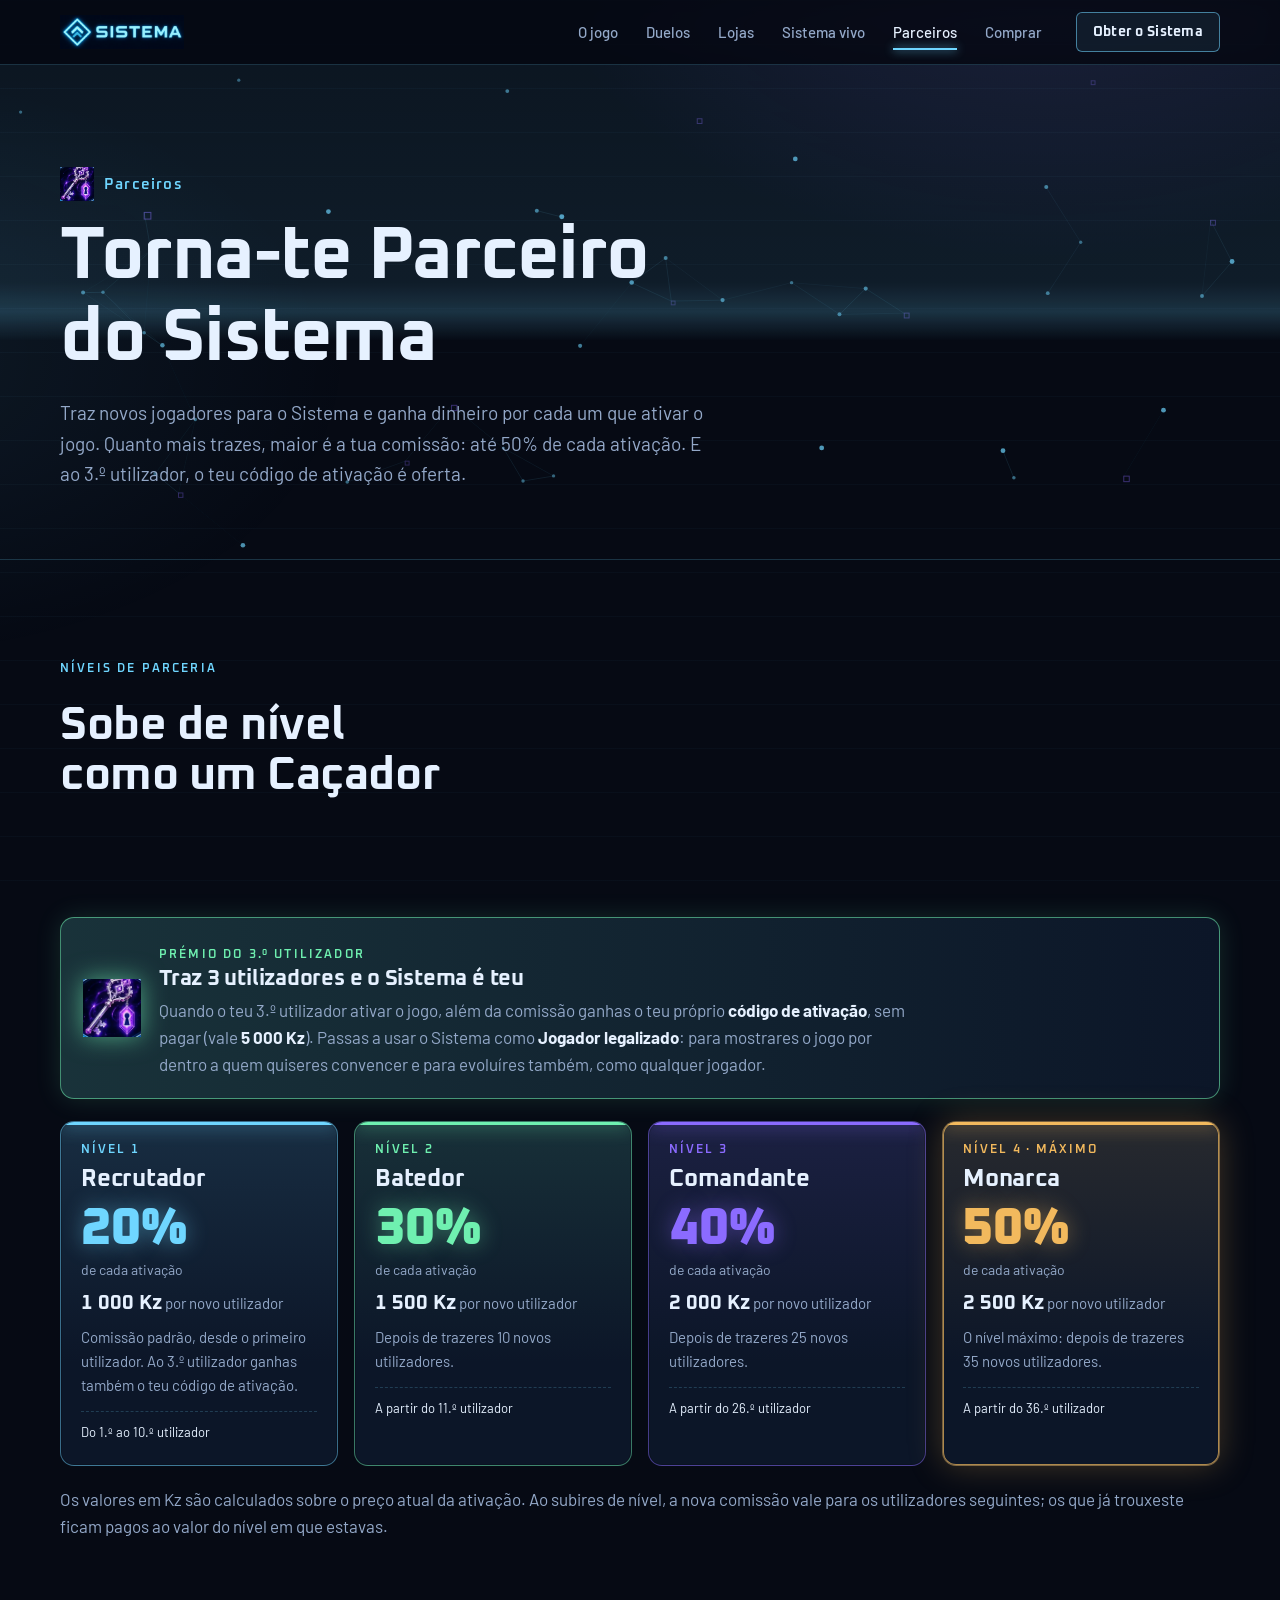
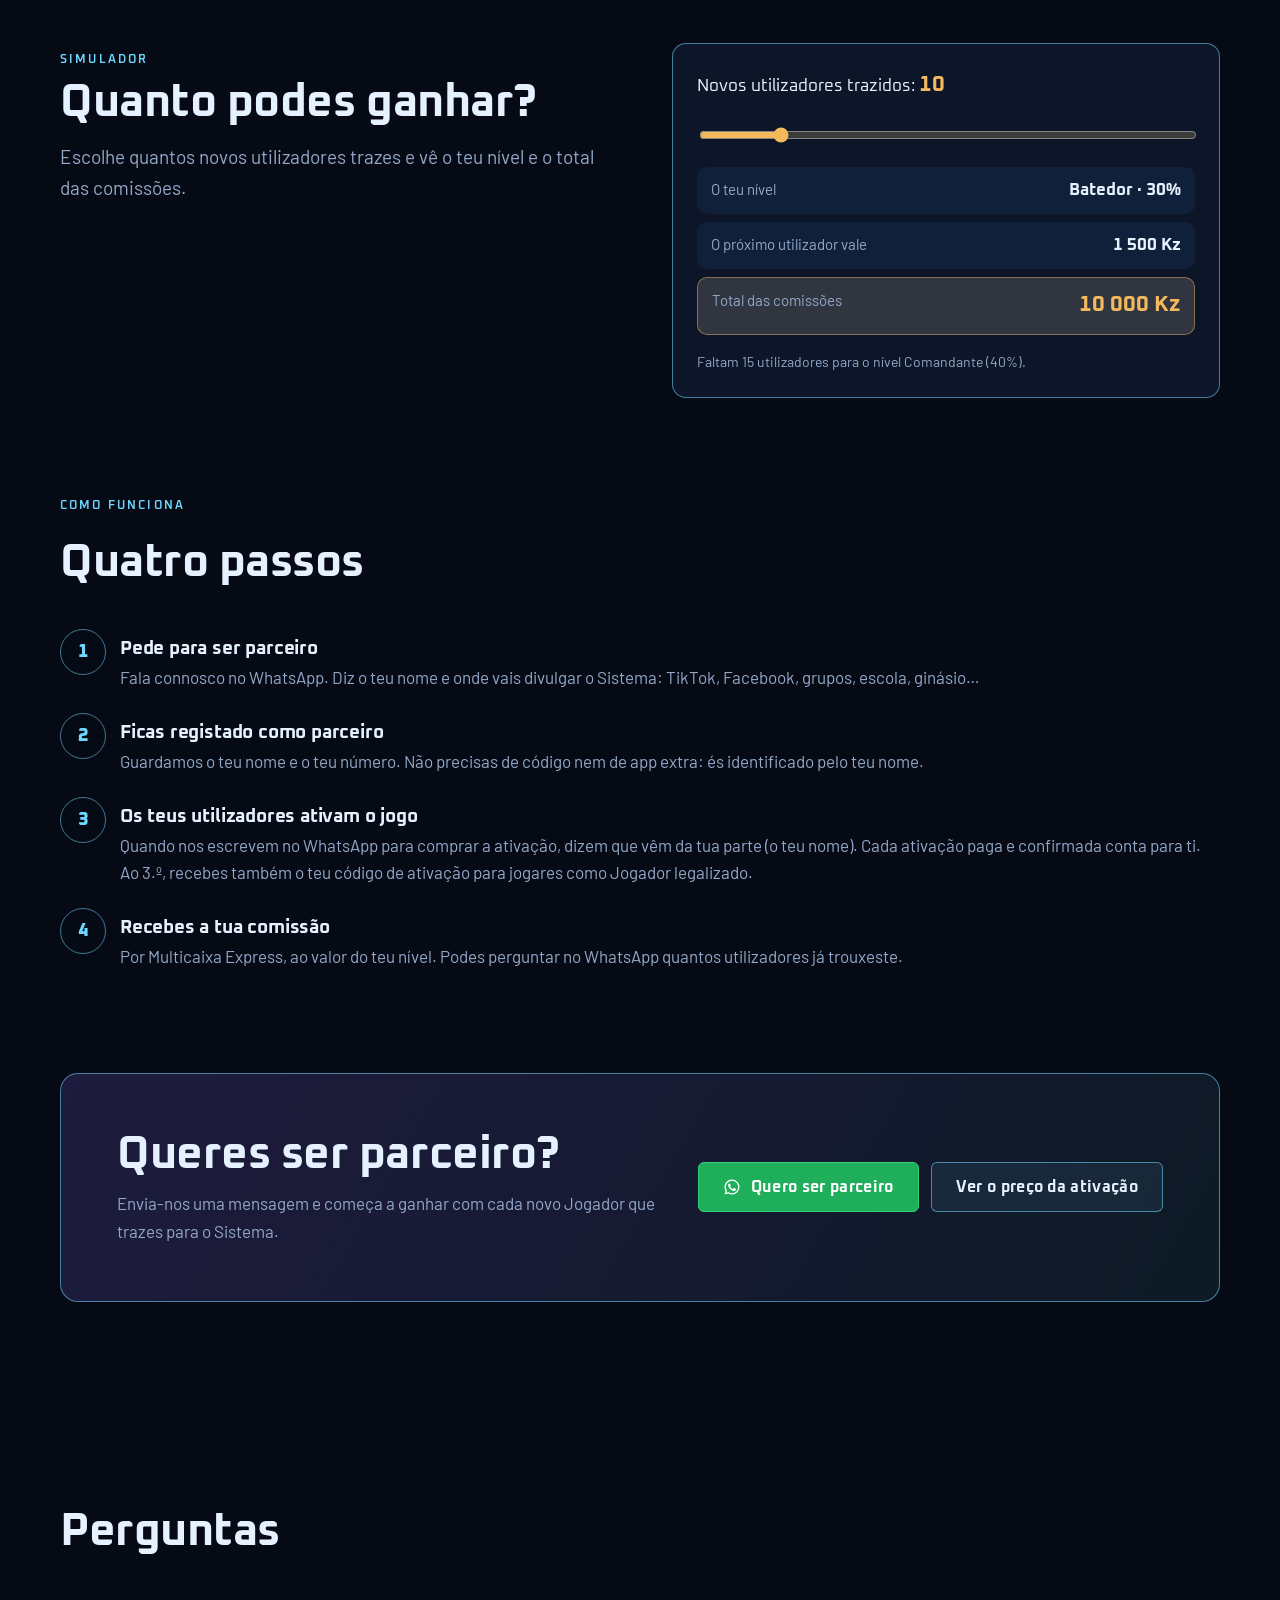
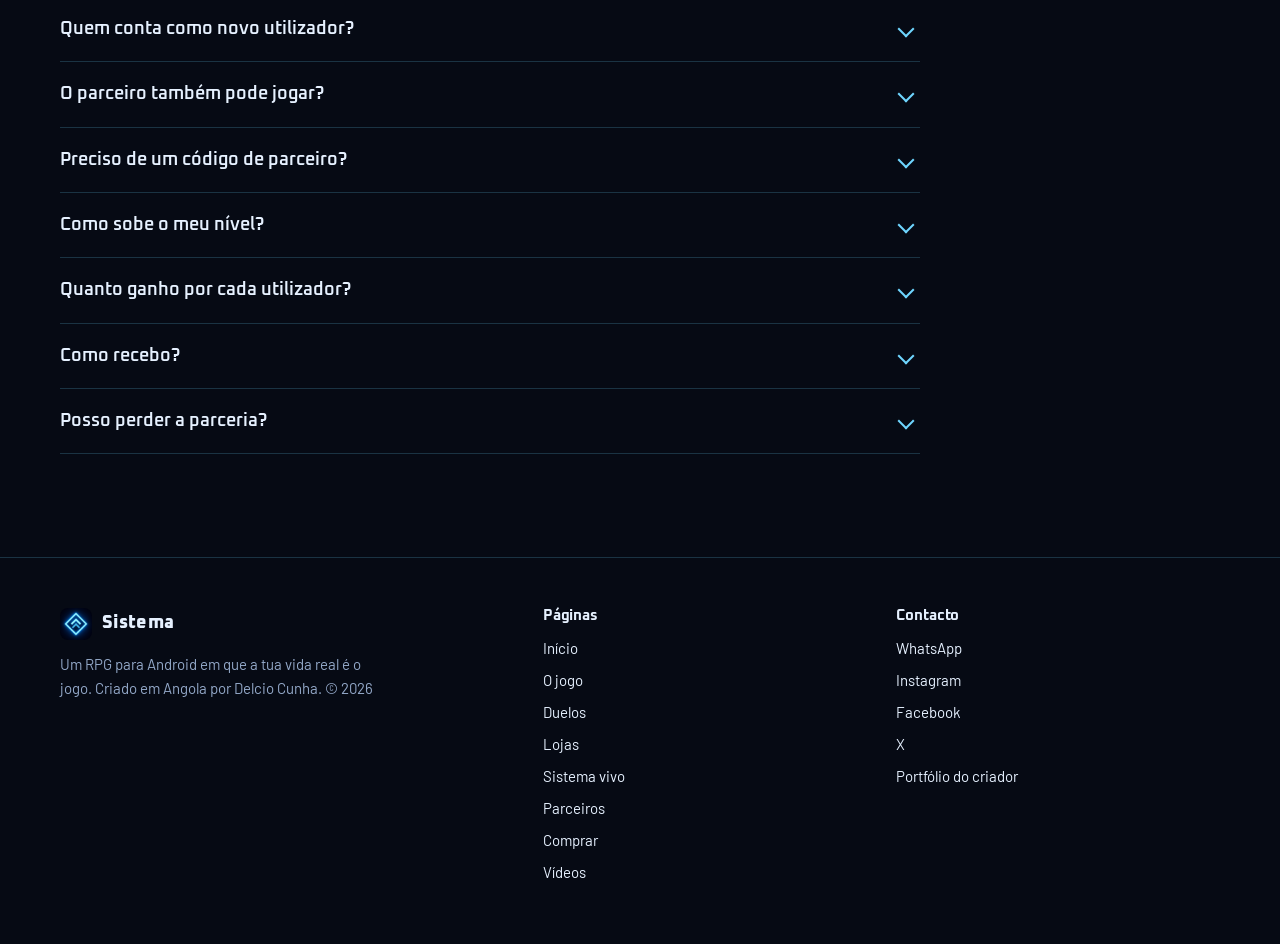
<file: parceiros.html>
<!doctype html>
<html lang="pt">
<head>
<meta charset="utf-8">
<meta name="viewport" content="width=device-width, initial-scale=1, viewport-fit=cover">
<title>Parceiros · Sistema</title>
<meta name="description" content="Programa de Parceiros do Sistema: traz novos jogadores e ganha de 20% a 50% de cada ativação, em 4 níveis.">
<meta name="theme-color" content="#060A14">
<meta property="og:title" content="Parceiros · Sistema">
<meta property="og:description" content="Programa de Parceiros do Sistema: traz novos jogadores e ganha de 20% a 50% de cada ativação, em 4 níveis.">
<meta property="og:image" content="img/og.png">
<link rel="icon" href="img/icon-192.png">
<link rel="preconnect" href="https://fonts.googleapis.com"><link rel="preconnect" href="https://fonts.gstatic.com" crossorigin>
<link rel="stylesheet" href="https://fonts.googleapis.com/css2?family=Barlow:wght@400;500;600;700&family=Oxanium:wght@500;600;700;800&display=swap">
<link rel="stylesheet" href="assets/site.css?v=1c6510a3">
</head>
<body>
<header class="top">
  <div class="wrap">
    <a class="brand" href="index.html" aria-label="Sistema"><img class="wm" src="img/logo-nome.webp" alt="Sistema"></a>
    <nav class="nav" aria-label="Páginas"><a href="jogo.html">O jogo</a><a href="duelos.html">Duelos</a><a href="lojas.html">Lojas</a><a href="sistema-vivo.html">Sistema vivo</a><a href="parceiros.html" aria-current="page">Parceiros</a><a href="comprar.html">Comprar</a></nav>
    <a class="btn sm cta-top" href="comprar.html">Obter o Sistema</a>
    <button class="menu-btn" type="button" aria-label="Menu" aria-expanded="false"><span></span><span></span><span></span></button>
  </div>
</header>
<main>
<section class="page-head">
  <canvas class="field" aria-hidden="true"></canvas><div class="scan" aria-hidden="true"></div>
  <div class="wrap">
    <div class="crumb"><img src="img/ui-h-key.webp" alt="">Parceiros</div>
    <h1>Torna-te Parceiro do Sistema</h1>
    <p class="lead">Traz novos jogadores para o Sistema e ganha dinheiro por cada um que ativar o jogo. Quanto mais trazes, maior é a tua comissão: até 50% de cada ativação. E ao 3.º utilizador, o teu código de ativação é oferta.</p>
  </div>
</section>
<section>
  <div class="wrap">
    <div class="sec-head"><span class="eyebrow rv">Níveis de parceria</span><h2 class="rv">Sobe de nível como um Caçador</h2>
      <p class="lead rv">A comissão é uma percentagem do preço da ativação (<b data-bind="price">5 000 Kz</b>), paga por cada <b>novo utilizador</b> que trazes e que ativa o jogo com um código oficial.</p></div>
    <div class="pbonus rv"><span class="pb-ic" aria-hidden="true"><img src="img/ui-h-key.webp" alt=""></span><div><span class="eyebrow">Prémio do 3.º utilizador</span><h3>Traz 3 utilizadores e o Sistema é teu</h3><p>Quando o teu 3.º utilizador ativar o jogo, além da comissão ganhas o teu próprio <b>código de ativação</b>, sem pagar (vale <b data-bind="price">5 000 Kz</b>). Passas a usar o Sistema como <b>Jogador legalizado</b>: para mostrares o jogo por dentro a quem quiseres convencer e para evoluíres também, como qualquer jogador.</p></div></div>
    <div class="ptiers" data-stagger><div class="ptier rv" style="--tc:#6FD6FF">
  <span class="pt-lv">NÍVEL 1</span>
  <h3>Recrutador</h3>
  <div class="pt-pct"><b>20%</b><span>de cada ativação</span></div>
  <div class="pt-kz"><b data-pct="20">1 000 Kz</b> por novo utilizador</div>
  <p>Comissão padrão, desde o primeiro utilizador. Ao 3.º utilizador ganhas também o teu código de ativação.</p>
  <div class="pt-from">Do 1.º ao 10.º utilizador</div>
</div><div class="ptier rv" style="--tc:#6FF0B0">
  <span class="pt-lv">NÍVEL 2</span>
  <h3>Batedor</h3>
  <div class="pt-pct"><b>30%</b><span>de cada ativação</span></div>
  <div class="pt-kz"><b data-pct="30">1 500 Kz</b> por novo utilizador</div>
  <p>Depois de trazeres 10 novos utilizadores.</p>
  <div class="pt-from">A partir do 11.º utilizador</div>
</div><div class="ptier rv" style="--tc:#8B6BFF">
  <span class="pt-lv">NÍVEL 3</span>
  <h3>Comandante</h3>
  <div class="pt-pct"><b>40%</b><span>de cada ativação</span></div>
  <div class="pt-kz"><b data-pct="40">2 000 Kz</b> por novo utilizador</div>
  <p>Depois de trazeres 25 novos utilizadores.</p>
  <div class="pt-from">A partir do 26.º utilizador</div>
</div><div class="ptier rv max" style="--tc:#F2B95D">
  <span class="pt-lv">NÍVEL 4 · MÁXIMO</span>
  <h3>Monarca</h3>
  <div class="pt-pct"><b>50%</b><span>de cada ativação</span></div>
  <div class="pt-kz"><b data-pct="50">2 500 Kz</b> por novo utilizador</div>
  <p>O nível máximo: depois de trazeres 35 novos utilizadores.</p>
  <div class="pt-from">A partir do 36.º utilizador</div>
</div></div>
    <p class="muted rv" style="margin-top:20px">Os valores em Kz são calculados sobre o preço atual da ativação. Ao subires de nível, a nova comissão vale para os utilizadores seguintes; os que já trouxeste ficam pagos ao valor do nível em que estavas.</p>
  </div>
</section>

<section class="tight">
  <div class="wrap split" style="align-items:start">
    <div>
      <span class="eyebrow rv">Simulador</span>
      <h2 class="rv">Quanto podes ganhar?</h2>
      <p class="lead rv" style="margin-top:14px">Escolhe quantos novos utilizadores trazes e vê o teu nível e o total das comissões.</p>
    </div>
    <div class="pcalc rv" id="pcalc">
      <label for="pc-n">Novos utilizadores trazidos: <b id="pc-nv">10</b></label>
      <input type="range" id="pc-n" min="1" max="60" value="10">
      <div class="pc-out">
        <div><span>O teu nível</span><b id="pc-lv">Batedor · 30%</b></div>
        <div><span>O próximo utilizador vale</span><b id="pc-each">1 500 Kz</b></div>
        <div class="tot"><span>Total das comissões</span><b id="pc-tot">10 000 Kz</b></div>
      </div>
      <p class="fine" id="pc-next">Faltam 15 utilizadores para o nível Comandante (40%).</p>
    </div>
  </div>
</section>

<section class="tight">
  <div class="wrap">
    <div class="sec-head"><span class="eyebrow rv">Como funciona</span><h2 class="rv">Quatro passos</h2></div>
    <ol class="flow" data-stagger>
      <li class="rv"><div><h3>Pede para ser parceiro</h3><p>Fala connosco no WhatsApp. Diz o teu nome e onde vais divulgar o Sistema: TikTok, Facebook, grupos, escola, ginásio…</p></div></li>
      <li class="rv"><div><h3>Ficas registado como parceiro</h3><p>Guardamos o teu nome e o teu número. Não precisas de código nem de app extra: és identificado pelo teu nome.</p></div></li>
      <li class="rv"><div><h3>Os teus utilizadores ativam o jogo</h3><p>Quando nos escrevem no WhatsApp para comprar a ativação, dizem que vêm da tua parte (o teu nome). Cada ativação paga e confirmada conta para ti. Ao 3.º, recebes também o teu código de ativação para jogares como Jogador legalizado.</p></div></li>
      <li class="rv"><div><h3>Recebes a tua comissão</h3><p>Por Multicaixa Express, ao valor do teu nível. Podes perguntar no WhatsApp quantos utilizadores já trouxeste.</p></div></li>
    </ol>
  </div>
</section>

<section class="tight">
  <div class="wrap">
    <div class="cta-band rv">
      <div><h2>Queres ser parceiro?</h2><p>Envia-nos uma mensagem e começa a ganhar com cada novo Jogador que trazes para o Sistema.</p></div>
      <div class="btns"><a class="btn wa" data-partner href="#perguntas"><svg viewBox="0 0 24 24" aria-hidden="true"><path fill="currentColor" d="M12 2a10 10 0 0 0-8.6 15.1L2 22l5-1.3A10 10 0 1 0 12 2Zm0 18.2a8.2 8.2 0 0 1-4.2-1.2l-.3-.2-3 .8.8-2.9-.2-.3A8.2 8.2 0 1 1 12 20.2Zm4.5-6.1c-.2-.1-1.5-.7-1.7-.8s-.4-.1-.6.1-.7.8-.8 1-.3.2-.5.1a6.7 6.7 0 0 1-3.3-2.9c-.3-.4.2-.4.7-1.4.1-.2 0-.3 0-.5l-.8-1.8c-.2-.5-.4-.4-.6-.4h-.5a1 1 0 0 0-.7.3 3 3 0 0 0-.9 2.2 5.2 5.2 0 0 0 1.1 2.7 11.8 11.8 0 0 0 4.5 4c1.7.7 2.3.8 3.1.6a2.7 2.7 0 0 0 1.8-1.2 2.2 2.2 0 0 0 .2-1.2c-.1-.2-.3-.2-.5-.3Z"/></svg> Quero ser parceiro</a><a class="btn" href="comprar.html">Ver o preço da ativação</a></div>
    </div>
  </div>
</section>

<section id="perguntas">
  <div class="wrap">
    <div class="sec-head"><h2 class="rv">Perguntas</h2></div>
    <div class="faq rv">
      <details><summary>Quem conta como novo utilizador?</summary><p>Uma pessoa que ainda não tinha o Sistema e que ativa o jogo com um código de ativação pago e diz que vem da tua parte. Restaurar uma conta, mudar de telemóvel ou ativar os teus próprios aparelhos não conta.</p></details>
      <details><summary>O parceiro também pode jogar?</summary><p>Sim. Quando o teu 3.º utilizador ativar o jogo, recebes o teu próprio código de ativação, sem pagar. Ativas o Sistema no teu aparelho e ficas como Jogador legalizado: podes mostrar o jogo a quem quiseres convencer e evoluir como qualquer jogador. Se já tiveres o Sistema ativado, fala connosco.</p></details>
      <details><summary>Preciso de um código de parceiro?</summary><p>Não. Ficas registado com o teu nome e o teu número de WhatsApp. Quem tu trouxeres só tem de dizer, ao comprar, que vem da tua parte.</p></details>
      <details><summary>Como sobe o meu nível?</summary><p>Automaticamente: com 10 novos utilizadores trazidos passas a Batedor (30%), com 25 a Comandante (40%) e com 35 a Monarca (50%). Monarca é o nível máximo.</p></details>
      <details><summary>Quanto ganho por cada utilizador?</summary><p>Uma percentagem do preço da ativação: 20%, 30%, 40% ou 50%, conforme o teu nível. Com a ativação a 5 000 Kz, são 1 000, 1 500, 2 000 ou 2 500 Kz por utilizador.</p></details>
      <details><summary>Como recebo?</summary><p>Por Multicaixa Express. Nunca te pedimos o PIN nem códigos do banco.</p></details>
      <details><summary>Posso perder a parceria?</summary><p>Sim, se divulgares cópias não oficiais do APK, venderes ou partilhares códigos de ativação, ou fizeres promessas falsas sobre o jogo. Os utilizadores trazidos dessa forma não contam e os aparelhos envolvidos podem ser bloqueados.</p></details>
    </div>
  </div>
</section>

</main>
<footer>
  <div class="wrap cols">
    <div>
      <a class="brand" href="index.html" style="font-size:18px"><img src="img/icon-192.png" alt="">Sistema</a>
      <p style="margin-top:12px;max-width:40ch">Um RPG para Android em que a tua vida real é o jogo. Criado em Angola por Delcio Cunha. © 2026</p>
    </div>
    <div>
      <h4>Páginas</h4>
      <ul><li><a href="index.html">Início</a></li><li><a href="jogo.html">O jogo</a></li><li><a href="duelos.html">Duelos</a></li><li><a href="lojas.html">Lojas</a></li><li><a href="sistema-vivo.html">Sistema vivo</a></li><li><a href="parceiros.html">Parceiros</a></li><li><a href="comprar.html">Comprar</a></li><li><a href="index.html#videos">Vídeos</a></li></ul>
    </div>
    <div>
      <h4>Contacto</h4>
      <ul>
        <li><a data-buy href="comprar.html">WhatsApp</a></li>
        <li><a href="https://www.instagram.com/delcio_369/" target="_blank" rel="noopener">Instagram</a></li>
        <li><a href="https://www.facebook.com/delcio.cunha.2025/" target="_blank" rel="noopener">Facebook</a></li>
        <li><a href="https://x.com/DelcioCunha369" target="_blank" rel="noopener">X</a></li>
        <li><a href="https://delciocunha.github.io/Meu-Portfolio/" target="_blank" rel="noopener">Portfólio do criador</a></li>
      </ul>
    </div>
  </div>
</footer>
<div class="mbar" id="mbar"><a class="btn wa" data-buy href="comprar.html">Comprar código</a><a class="btn" data-apk data-apk-short href="download/sistema.apk" download>Descarregar APK</a></div>
<div class="vbox" id="vbox" role="dialog" aria-modal="true" aria-labelledby="vb-title" hidden>
  <div class="vb-back" data-vclose></div>
  <div class="vb-in">
    <div class="vb-player"><video id="vb-video" controls playsinline preload="none"></video></div>
    <div class="vb-side">
      <span class="vb-tag" id="vb-tag"></span>
      <h2 id="vb-title"></h2>
      <p id="vb-desc"></p>
      <div class="vb-nav"><button type="button" class="btn sm" data-vstep="-1" aria-label="Vídeo anterior">‹ Anterior</button><button type="button" class="btn sm" data-vstep="1" aria-label="Vídeo seguinte">Seguinte ›</button></div>
      <a class="btn wa" data-buy href="comprar.html">Obter o Sistema</a>
    </div>
    <button type="button" class="vb-x" data-vclose aria-label="Fechar o vídeo">✕</button>
  </div>
</div>
<script>window.SITE_VIDEOS=[{"id": "trailer", "t": "Trailer de lançamento", "d": "V.01 «The System». O Sistema escolheu-te.", "tag": "Trailer"}, {"id": "como-funciona", "t": "Como funciona em 30 segundos", "d": "Escreves a missão, cumpres, ganhas XP e enfrentas um chefe.", "tag": "Começa aqui"}, {"id": "um-dia-com-o-sistema", "t": "Um dia com o Sistema", "d": "Da missão diária da manhã ao relatório da meia-noite.", "tag": "O jogo"}, {"id": "o-primeiro-chefe", "t": "O primeiro chefe", "d": "Magia, mana a acabar, uma poção e a vitória.", "tag": "O jogo"}, {"id": "sombras", "t": "Sombras", "d": "Extrais a sombra do chefe e ela passa a lutar por ti.", "tag": "O jogo"}, {"id": "duelo-ao-vivo", "t": "Duelo ao vivo", "d": "Um duelo real entre dois jogadores, com provocações.", "tag": "Duelos"}, {"id": "o-sistema-esta-a-ver", "t": "O Sistema está a ver", "d": "Vigilância, missões de emergência e Zona de Penalidade.", "tag": "Sistema vivo"}, {"id": "aceitas", "t": "Aceitas?", "d": "Foste escolhido como Jogador. Recusar não é opção.", "tag": "Desafio"}, {"id": "qual-e-o-teu-nivel", "t": "Qual seria o teu nível?", "d": "Soma os pontos e diz o teu nível nos comentários.", "tag": "Desafio"}, {"id": "como-comprar-a-ativacao", "t": "Como obter o Sistema", "d": "Os 4 passos: APK, WhatsApp, Multicaixa Express e código.", "tag": "Comprar"}];</script>
<script src="config.js?v=51b3e2f0"></script>
<script src="assets/site.js?v=e0b5bdeb"></script>
</body>
</html>
</file>
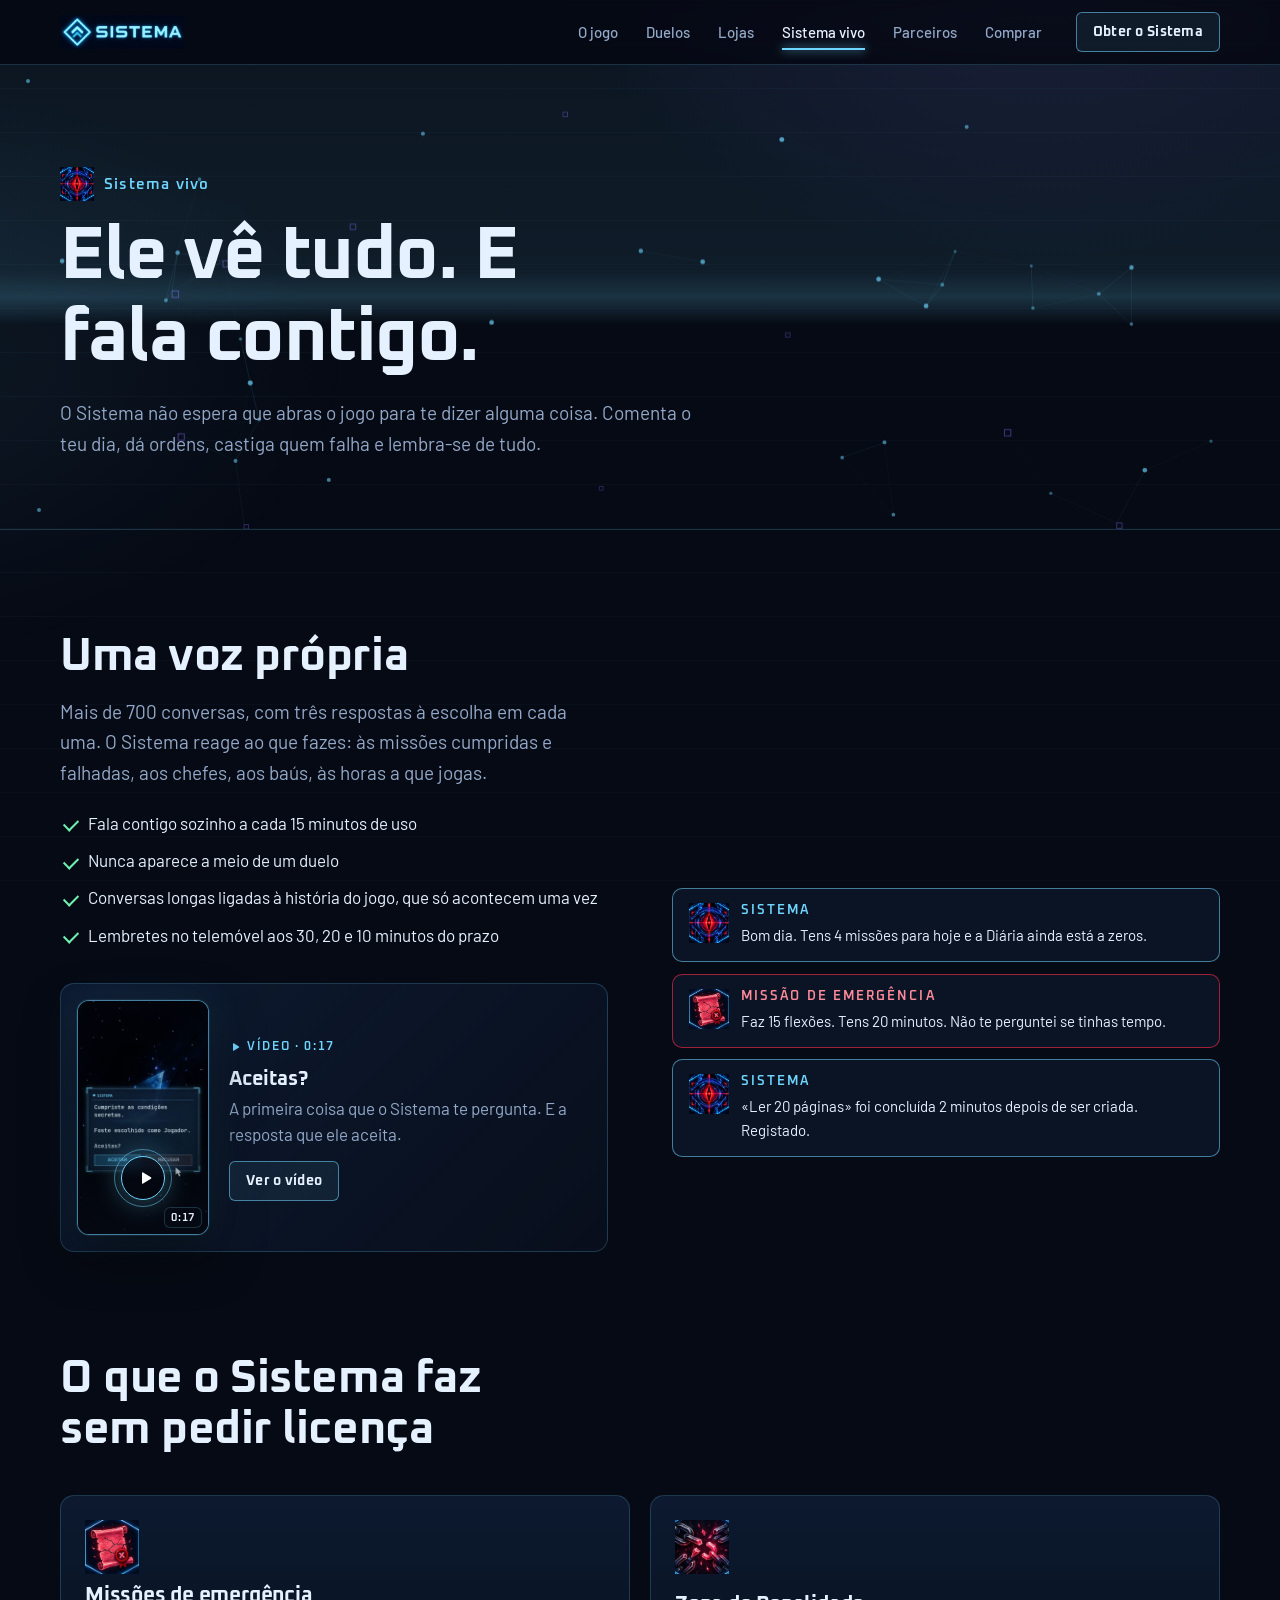
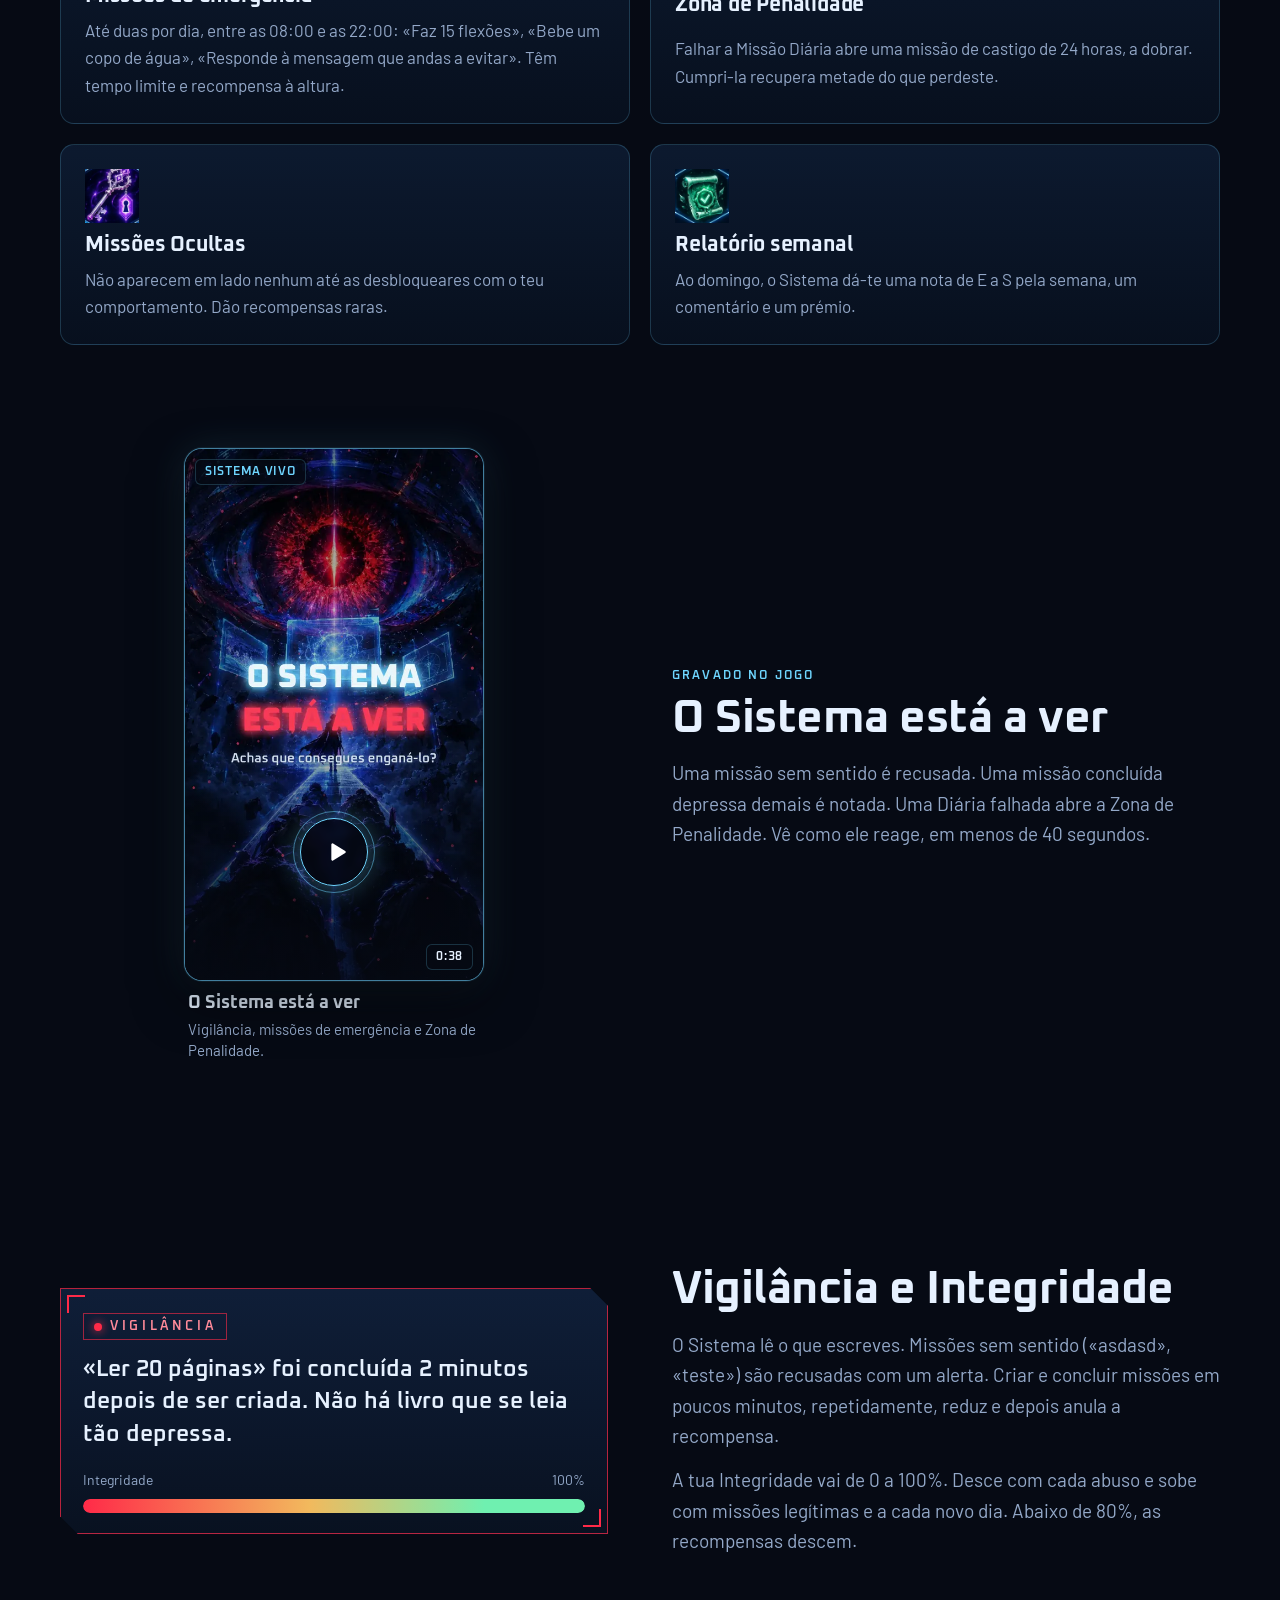
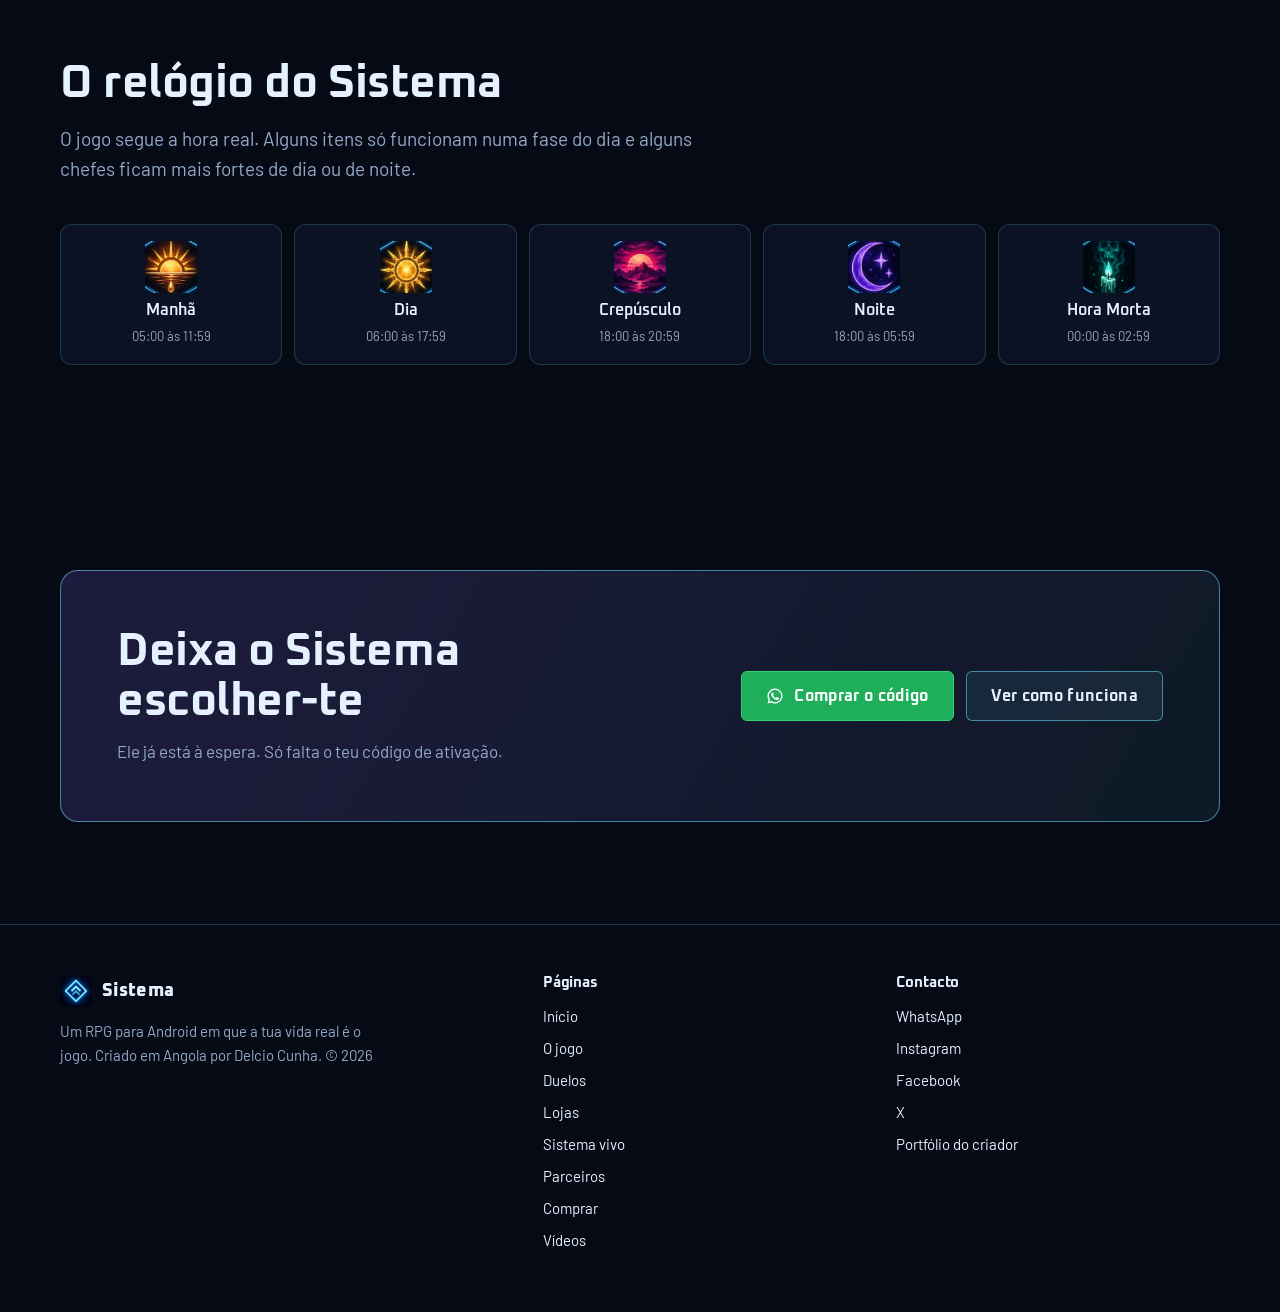
<file: sistema-vivo.html>
<!doctype html>
<html lang="pt">
<head>
<meta charset="utf-8">
<meta name="viewport" content="width=device-width, initial-scale=1, viewport-fit=cover">
<title>Sistema vivo · Sistema</title>
<meta name="description" content="O Sistema fala contigo, dá missões de emergência, vigia as tuas missões e castiga quem falha.">
<meta name="theme-color" content="#060A14">
<meta property="og:title" content="Sistema vivo · Sistema">
<meta property="og:description" content="O Sistema fala contigo, dá missões de emergência, vigia as tuas missões e castiga quem falha.">
<meta property="og:image" content="img/og.png">
<link rel="icon" href="img/icon-192.png">
<link rel="preconnect" href="https://fonts.googleapis.com"><link rel="preconnect" href="https://fonts.gstatic.com" crossorigin>
<link rel="stylesheet" href="https://fonts.googleapis.com/css2?family=Barlow:wght@400;500;600;700&family=Oxanium:wght@500;600;700;800&display=swap">
<link rel="stylesheet" href="assets/site.css?v=1c6510a3">
</head>
<body>
<header class="top">
  <div class="wrap">
    <a class="brand" href="index.html" aria-label="Sistema"><img class="wm" src="img/logo-nome.webp" alt="Sistema"></a>
    <nav class="nav" aria-label="Páginas"><a href="jogo.html">O jogo</a><a href="duelos.html">Duelos</a><a href="lojas.html">Lojas</a><a href="sistema-vivo.html" aria-current="page">Sistema vivo</a><a href="parceiros.html">Parceiros</a><a href="comprar.html">Comprar</a></nav>
    <a class="btn sm cta-top" href="comprar.html">Obter o Sistema</a>
    <button class="menu-btn" type="button" aria-label="Menu" aria-expanded="false"><span></span><span></span><span></span></button>
  </div>
</header>
<main>
<section class="page-head">
  <canvas class="field" aria-hidden="true"></canvas><div class="scan" aria-hidden="true"></div>
  <div class="wrap">
    <div class="crumb"><img src="img/ui-ui-eye.webp" alt="">Sistema vivo</div>
    <h1>Ele vê tudo. E fala contigo.</h1>
    <p class="lead">O Sistema não espera que abras o jogo para te dizer alguma coisa. Comenta o teu dia, dá ordens, castiga quem falha e lembra-se de tudo.</p>
  </div>
</section>
<section>
  <div class="wrap split">
    <div>
      <h2 class="rv">Uma voz própria</h2>
      <p class="lead rv" style="margin-top:14px">Mais de 700 conversas, com três respostas à escolha em cada uma. O Sistema reage ao que fazes: às missões cumpridas e falhadas, aos chefes, aos baús, às horas a que jogas.</p>
      <ul class="ticks rv" style="margin-top:22px">
        <li>Fala contigo sozinho a cada 15 minutos de uso</li>
        <li>Nunca aparece a meio de um duelo</li>
        <li>Conversas longas ligadas à história do jogo, que só acontecem uma vez</li>
        <li>Lembretes no telemóvel aos 30, 20 e 10 minutos do prazo</li>
      </ul>
      <div class="vrow rv"><button type="button" class="vcard mini rv" data-video="aceitas" aria-label="Ver o vídeo: Aceitas? (0:17)"><span class="vc-media"><img src="video/aceitas.webp" alt="" loading="lazy" width="540" height="960"><span class="vc-play"><svg viewBox="0 0 24 24" aria-hidden="true"><path fill="currentColor" d="M8 5.5v13a1 1 0 0 0 1.5.86l10.4-6.5a1 1 0 0 0 0-1.72L9.5 4.64A1 1 0 0 0 8 5.5Z"/></svg></span><span class="vc-dur">0:17</span><span class="vc-tag">Desafio</span></span></button><div><span class="vr-k"><svg viewBox="0 0 24 24" aria-hidden="true"><path fill="currentColor" d="M8 5.5v13a1 1 0 0 0 1.5.86l10.4-6.5a1 1 0 0 0 0-1.72L9.5 4.64A1 1 0 0 0 8 5.5Z"/></svg> Vídeo · 0:17</span><h3>Aceitas?</h3><p>A primeira coisa que o Sistema te pergunta. E a resposta que ele aceita.</p><button type="button" class="btn sm" data-video="aceitas">Ver o vídeo</button></div></div>
    </div>
    <div class="feed rv" id="feed" aria-label="Exemplos de avisos do Sistema"></div>
  </div>
</section>

<section class="tight">
  <div class="wrap">
    <div class="sec-head"><h2 class="rv">O que o Sistema faz sem pedir licença</h2></div>
    <div class="grid g2" data-stagger>
      <div class="tile rv"><img class="ico" src="img/ui-h-mission-fail.webp" alt=""><h3>Missões de emergência</h3><p>Até duas por dia, entre as 08:00 e as 22:00: «Faz 15 flexões», «Bebe um copo de água», «Responde à mensagem que andas a evitar». Têm tempo limite e recompensa à altura.</p></div>
      <div class="tile rv"><img class="ico" src="img/ui-h-chains.webp" alt=""><h3>Zona de Penalidade</h3><p>Falhar a Missão Diária abre uma missão de castigo de 24 horas, a dobrar. Cumpri-la recupera metade do que perdeste.</p></div>
      <div class="tile rv"><img class="ico" src="img/ui-h-key.webp" alt=""><h3>Missões Ocultas</h3><p>Não aparecem em lado nenhum até as desbloqueares com o teu comportamento. Dão recompensas raras.</p></div>
      <div class="tile rv"><img class="ico" src="img/ui-h-mission-done.webp" alt=""><h3>Relatório semanal</h3><p>Ao domingo, o Sistema dá-te uma nota de E a S pela semana, um comentário e um prémio.</p></div>
    </div>
  </div>
</section>

<section class="tight">
  <div class="wrap split">
    <button type="button" class="vcard  rv" data-video="o-sistema-esta-a-ver" aria-label="Ver o vídeo: O Sistema está a ver (0:38)"><span class="vc-media"><img src="video/o-sistema-esta-a-ver.webp" alt="" loading="lazy" width="540" height="960"><span class="vc-play"><svg viewBox="0 0 24 24" aria-hidden="true"><path fill="currentColor" d="M8 5.5v13a1 1 0 0 0 1.5.86l10.4-6.5a1 1 0 0 0 0-1.72L9.5 4.64A1 1 0 0 0 8 5.5Z"/></svg></span><span class="vc-dur">0:38</span><span class="vc-tag">Sistema vivo</span></span><span class="vc-cap"><b>O Sistema está a ver</b><small>Vigilância, missões de emergência e Zona de Penalidade.</small></span></button>
    <div>
      <span class="eyebrow rv">Gravado no jogo</span>
      <h2 class="rv">O Sistema está a ver</h2>
      <p class="lead rv" style="margin-top:14px">Uma missão sem sentido é recusada. Uma missão concluída depressa demais é notada. Uma Diária falhada abre a Zona de Penalidade. Vê como ele reage, em menos de 40 segundos.</p>
    </div>
  </div>
</section>

<section>
  <div class="wrap split rev">
    <div>
      <h2 class="rv">Vigilância e Integridade</h2>
      <p class="lead rv" style="margin-top:14px">O Sistema lê o que escreves. Missões sem sentido («asdasd», «teste») são recusadas com um alerta. Criar e concluir missões em poucos minutos, repetidamente, reduz e depois anula a recompensa.</p>
      <p class="lead rv" style="margin-top:14px">A tua Integridade vai de 0 a 100%. Desce com cada abuso e sobe com missões legítimas e a cada novo dia. Abaixo de 80%, as recompensas descem.</p>
    </div>
    <div class="syswin red rv" style="max-width:none;margin-top:0">
      <span class="tag"><i></i>VIGILÂNCIA</span>
      <p class="msg" style="min-height:0">«Ler 20 páginas» foi concluída 2 minutos depois de ser criada. Não há livro que se leia tão depressa.</p>
      <div style="margin-top:18px;display:flex;justify-content:space-between;font-size:14px" class="muted"><span>Integridade</span><span id="trust-v">100%</span></div>
      <div class="meter" style="margin-top:8px"><i id="trust"></i></div>
    </div>
  </div>
</section>

<section class="tight">
  <div class="wrap">
    <div class="sec-head"><h2 class="rv">O relógio do Sistema</h2><p class="lead rv">O jogo segue a hora real. Alguns itens só funcionam numa fase do dia e alguns chefes ficam mais fortes de dia ou de noite.</p></div>
    <div class="phases" data-stagger>
      <div class="phase rv"><img src="img/ui-phase-manha.webp" alt=""><b>Manhã</b><span>05:00 às 11:59</span></div>
      <div class="phase rv"><img src="img/ui-phase-dia.webp" alt=""><b>Dia</b><span>06:00 às 17:59</span></div>
      <div class="phase rv"><img src="img/ui-phase-crepusculo.webp" alt=""><b>Crepúsculo</b><span>18:00 às 20:59</span></div>
      <div class="phase rv"><img src="img/ui-phase-noite.webp" alt=""><b>Noite</b><span>18:00 às 05:59</span></div>
      <div class="phase rv"><img src="img/ui-phase-horaMorta.webp" alt=""><b>Hora Morta</b><span>00:00 às 02:59</span></div>
    </div>
  </div>
</section>
<section>
  <div class="wrap">
    <div class="cta-band rv">
      <div><h2>Deixa o Sistema escolher-te</h2><p>Ele já está à espera. Só falta o teu código de ativação.</p></div>
      <div class="btns"><a class="btn wa" data-buy href="comprar.html"><svg viewBox="0 0 24 24" aria-hidden="true"><path fill="currentColor" d="M12 2a10 10 0 0 0-8.6 15.1L2 22l5-1.3A10 10 0 1 0 12 2Zm0 18.2a8.2 8.2 0 0 1-4.2-1.2l-.3-.2-3 .8.8-2.9-.2-.3A8.2 8.2 0 1 1 12 20.2Zm4.5-6.1c-.2-.1-1.5-.7-1.7-.8s-.4-.1-.6.1-.7.8-.8 1-.3.2-.5.1a6.7 6.7 0 0 1-3.3-2.9c-.3-.4.2-.4.7-1.4.1-.2 0-.3 0-.5l-.8-1.8c-.2-.5-.4-.4-.6-.4h-.5a1 1 0 0 0-.7.3 3 3 0 0 0-.9 2.2 5.2 5.2 0 0 0 1.1 2.7 11.8 11.8 0 0 0 4.5 4c1.7.7 2.3.8 3.1.6a2.7 2.7 0 0 0 1.8-1.2 2.2 2.2 0 0 0 .2-1.2c-.1-.2-.3-.2-.5-.3Z"/></svg> Comprar o código</a><a class="btn" href="comprar.html">Ver como funciona</a></div>
    </div>
  </div>
</section>
</main>
<footer>
  <div class="wrap cols">
    <div>
      <a class="brand" href="index.html" style="font-size:18px"><img src="img/icon-192.png" alt="">Sistema</a>
      <p style="margin-top:12px;max-width:40ch">Um RPG para Android em que a tua vida real é o jogo. Criado em Angola por Delcio Cunha. © 2026</p>
    </div>
    <div>
      <h4>Páginas</h4>
      <ul><li><a href="index.html">Início</a></li><li><a href="jogo.html">O jogo</a></li><li><a href="duelos.html">Duelos</a></li><li><a href="lojas.html">Lojas</a></li><li><a href="sistema-vivo.html">Sistema vivo</a></li><li><a href="parceiros.html">Parceiros</a></li><li><a href="comprar.html">Comprar</a></li><li><a href="index.html#videos">Vídeos</a></li></ul>
    </div>
    <div>
      <h4>Contacto</h4>
      <ul>
        <li><a data-buy href="comprar.html">WhatsApp</a></li>
        <li><a href="https://www.instagram.com/delcio_369/" target="_blank" rel="noopener">Instagram</a></li>
        <li><a href="https://www.facebook.com/delcio.cunha.2025/" target="_blank" rel="noopener">Facebook</a></li>
        <li><a href="https://x.com/DelcioCunha369" target="_blank" rel="noopener">X</a></li>
        <li><a href="https://delciocunha.github.io/Meu-Portfolio/" target="_blank" rel="noopener">Portfólio do criador</a></li>
      </ul>
    </div>
  </div>
</footer>
<div class="mbar" id="mbar"><a class="btn wa" data-buy href="comprar.html">Comprar código</a><a class="btn" data-apk data-apk-short href="download/sistema.apk" download>Descarregar APK</a></div>
<div class="vbox" id="vbox" role="dialog" aria-modal="true" aria-labelledby="vb-title" hidden>
  <div class="vb-back" data-vclose></div>
  <div class="vb-in">
    <div class="vb-player"><video id="vb-video" controls playsinline preload="none"></video></div>
    <div class="vb-side">
      <span class="vb-tag" id="vb-tag"></span>
      <h2 id="vb-title"></h2>
      <p id="vb-desc"></p>
      <div class="vb-nav"><button type="button" class="btn sm" data-vstep="-1" aria-label="Vídeo anterior">‹ Anterior</button><button type="button" class="btn sm" data-vstep="1" aria-label="Vídeo seguinte">Seguinte ›</button></div>
      <a class="btn wa" data-buy href="comprar.html">Obter o Sistema</a>
    </div>
    <button type="button" class="vb-x" data-vclose aria-label="Fechar o vídeo">✕</button>
  </div>
</div>
<script>window.SITE_VIDEOS=[{"id": "trailer", "t": "Trailer de lançamento", "d": "V.01 «The System». O Sistema escolheu-te.", "tag": "Trailer"}, {"id": "como-funciona", "t": "Como funciona em 30 segundos", "d": "Escreves a missão, cumpres, ganhas XP e enfrentas um chefe.", "tag": "Começa aqui"}, {"id": "um-dia-com-o-sistema", "t": "Um dia com o Sistema", "d": "Da missão diária da manhã ao relatório da meia-noite.", "tag": "O jogo"}, {"id": "o-primeiro-chefe", "t": "O primeiro chefe", "d": "Magia, mana a acabar, uma poção e a vitória.", "tag": "O jogo"}, {"id": "sombras", "t": "Sombras", "d": "Extrais a sombra do chefe e ela passa a lutar por ti.", "tag": "O jogo"}, {"id": "duelo-ao-vivo", "t": "Duelo ao vivo", "d": "Um duelo real entre dois jogadores, com provocações.", "tag": "Duelos"}, {"id": "o-sistema-esta-a-ver", "t": "O Sistema está a ver", "d": "Vigilância, missões de emergência e Zona de Penalidade.", "tag": "Sistema vivo"}, {"id": "aceitas", "t": "Aceitas?", "d": "Foste escolhido como Jogador. Recusar não é opção.", "tag": "Desafio"}, {"id": "qual-e-o-teu-nivel", "t": "Qual seria o teu nível?", "d": "Soma os pontos e diz o teu nível nos comentários.", "tag": "Desafio"}, {"id": "como-comprar-a-ativacao", "t": "Como obter o Sistema", "d": "Os 4 passos: APK, WhatsApp, Multicaixa Express e código.", "tag": "Comprar"}];</script>
<script src="config.js?v=51b3e2f0"></script>
<script src="assets/site.js?v=e0b5bdeb"></script>
</body>
</html>
</file>
<file: assets/site.css>
/* ==========================================================
   SITE OFICIAL DO SISTEMA · estilos partilhados por todas as páginas
   Identidade do próprio jogo: navy profundo, luz azul do Sistema, violeta arcano,
   ouro para preços e carmesim para avisos. Oxanium (títulos) + Barlow (texto).
   ========================================================== */
:root {
  --void: #060A14; --panel: #0C1628; --panel-2: #10203A; --line: rgba(111, 214, 255, .2); --line-hi: rgba(111, 214, 255, .55);
  --ice: #6FD6FF; --arcane: #8B6BFF; --gold: #F2B95D; --alarm: #FF2A48; --text: #E6F1FF; --muted: #93A8C8; --ok: #6FF0B0; --wa: #1FAF5A;
  --f-display: 'Oxanium', 'Segoe UI', system-ui, sans-serif; --f-body: 'Barlow', 'Segoe UI', Roboto, system-ui, sans-serif;
  --wrap: 1160px; --gut: 20px; --ease: cubic-bezier(.2, .7, .2, 1);
  color-scheme: dark;
}
* { box-sizing: border-box; }
html { scroll-behavior: smooth; -webkit-text-size-adjust: 100%; }
body { margin: 0; background: var(--void); color: var(--text); font: 400 17px/1.6 var(--f-body); overflow-x: hidden; }
body::before { content: ''; position: fixed; inset: 0; pointer-events: none; z-index: 0;
  background: radial-gradient(900px 600px at 82% -10%, rgba(139, 107, 255, .14), transparent 60%), radial-gradient(800px 500px at -10% 40%, rgba(111, 214, 255, .08), transparent 60%),
  linear-gradient(rgba(111, 214, 255, .03) 1px, transparent 1px) 0 0 / 100% 44px; }
img { max-width: 100%; display: block; }
[hidden] { display: none !important; }
a { color: var(--ice); }
:focus-visible { outline: 2px solid var(--ice); outline-offset: 3px; border-radius: 4px; }
.sr { position: absolute; width: 1px; height: 1px; overflow: hidden; clip: rect(0 0 0 0); white-space: nowrap; }
.wrap { position: relative; z-index: 1; width: min(var(--wrap), 100% - 2 * var(--gut)); margin: 0 auto; }
h1, h2, h3, h4 { font-family: var(--f-display); font-weight: 700; line-height: 1.1; margin: 0; letter-spacing: -.01em; text-wrap: balance; }
h2 { font-size: clamp(30px, 4.4vw, 46px); max-width: 20ch; }
h3 { font-size: 21px; }
h4 { font-size: 17px; }
p { margin: 0; }
.lead { color: var(--muted); font-size: 19px; max-width: 60ch; }
.muted { color: var(--muted); }
section { position: relative; z-index: 1; padding: clamp(60px, 8vw, 110px) 0; }
section.tight { padding-top: 0; }
.sec-head { display: grid; gap: 14px; margin-bottom: 40px; }

/* ---------- entrada e transição entre páginas ---------- */
body { animation: pageIn .5s var(--ease) both; }
body.leaving { opacity: 0; transition: opacity .18s ease; }
@keyframes pageIn { from { opacity: 0; } to { opacity: 1; } }
.js .rv { opacity: 0; transform: translateY(18px); transition: opacity .7s var(--ease), transform .7s var(--ease); transition-delay: calc(var(--d, 0) * 90ms); }
.js .rv.in { opacity: 1; transform: none; }

/* ---------- barra de topo ---------- */
.top { position: sticky; top: env(safe-area-inset-top, 0px); z-index: 40; background: rgba(6, 10, 20, .84); backdrop-filter: blur(12px); -webkit-backdrop-filter: blur(12px); border-bottom: 1px solid var(--line); }
.top .wrap { display: flex; align-items: center; gap: 22px; height: 64px; }
.brand { display: flex; align-items: center; gap: 10px; font-family: var(--f-display); font-weight: 800; font-size: 20px; color: var(--text); text-decoration: none; letter-spacing: .02em; }
.brand img { width: 32px; height: 32px; border-radius: 8px; }
.nav { display: flex; gap: 4px; margin-left: auto; }
.nav a { position: relative; color: var(--muted); text-decoration: none; font-weight: 500; font-size: 15px; padding: 8px 12px; border-radius: 6px; }
.nav a:hover { color: var(--text); background: rgba(111, 214, 255, .06); }
.nav a[aria-current="page"] { color: var(--text); }
.nav a[aria-current="page"]::after { content: ''; position: absolute; left: 12px; right: 12px; bottom: 2px; height: 2px; background: var(--ice); box-shadow: 0 0 10px var(--ice); }
.menu-btn { display: none; margin-left: auto; width: 44px; height: 44px; border: 1px solid var(--line-hi); border-radius: 8px; background: none; color: var(--text); cursor: pointer; }
.menu-btn span { display: block; width: 18px; height: 2px; margin: 4px auto; background: currentColor; transition: transform .2s, opacity .2s; }
.menu-open .menu-btn span:nth-child(1) { transform: translateY(6px) rotate(45deg); }
.menu-open .menu-btn span:nth-child(2) { opacity: 0; }
.menu-open .menu-btn span:nth-child(3) { transform: translateY(-6px) rotate(-45deg); }
@media (max-width: 920px) {
  .menu-btn { display: block; }
  .top .cta-top { display: none; }
  .nav { position: absolute; left: 0; right: 0; top: 100%; flex-direction: column; gap: 0; padding: 10px var(--gut) 18px; background: #060A14; box-shadow: 0 30px 60px rgba(0, 0, 0, .6); border-bottom: 1px solid var(--line); transform: translateY(-12px); opacity: 0; pointer-events: none; transition: .2s; }
  .menu-open .nav { transform: none; opacity: 1; pointer-events: auto; }
  .top .wrap { position: static; }
  .top { isolation: isolate; }
  .nav a { font-size: 18px; padding: 14px 6px; border-bottom: 1px solid var(--line); border-radius: 0; }
  .nav a[aria-current="page"]::after { left: 0; right: auto; width: 3px; top: 12px; bottom: 12px; height: auto; }
}

/* ---------- botões ---------- */
.btn { display: inline-flex; align-items: center; justify-content: center; gap: 10px; min-height: 50px; padding: 0 24px; border-radius: 6px; border: 1px solid var(--line-hi);
  background: rgba(111, 214, 255, .08); color: var(--text); font: 700 16px/1 var(--f-display); letter-spacing: .02em; text-decoration: none; cursor: pointer; position: relative; overflow: hidden;
  transition: background .15s, border-color .15s, transform .15s, box-shadow .2s; }
.btn:hover { background: rgba(111, 214, 255, .16); border-color: var(--ice); box-shadow: 0 0 24px rgba(111, 214, 255, .2); }
.btn:active { transform: translateY(1px); }
.btn::after { content: ''; position: absolute; top: 0; bottom: 0; width: 40%; left: -60%; background: linear-gradient(100deg, transparent, rgba(255, 255, 255, .22), transparent); transform: skewX(-20deg); transition: left .5s var(--ease); }
.btn:hover::after { left: 120%; }
.btn.wa { background: var(--wa); border-color: #34D07A; color: #fff; }
.btn.wa:hover { background: #22BF62; box-shadow: 0 0 26px rgba(52, 208, 122, .35); }
.btn.gold { border-color: var(--gold); color: #ffe2a8; background: rgba(242, 185, 93, .1); }
.btn.sm { min-height: 40px; padding: 0 16px; font-size: 14px; }
.btn[aria-disabled="true"] { opacity: .55; cursor: not-allowed; }
.btn svg { width: 20px; height: 20px; flex: none; }
.btns { display: flex; flex-wrap: wrap; gap: 12px; }

/* ---------- cabeçalho das páginas (com o campo de mana a animar por trás) ---------- */
.field { position: absolute; inset: 0; width: 100%; height: 100%; pointer-events: none; z-index: 0; opacity: .9; }
.hero, .page-head { position: relative; overflow: hidden; }
.page-head { padding: clamp(56px, 8vw, 110px) 0 clamp(40px, 6vw, 70px); border-bottom: 1px solid var(--line); }
.page-head h1 { font-size: clamp(40px, 6.4vw, 74px); max-width: 15ch; letter-spacing: -.02em; }
.page-head .lead { margin-top: 18px; }
.page-head .crumb { color: var(--ice); font: 600 15px/1 var(--f-display); letter-spacing: .08em; margin-bottom: 16px; display: inline-flex; gap: 10px; align-items: center; }
.page-head .crumb img { width: 34px; height: 34px; }
.scan { position: absolute; inset: 0; pointer-events: none; z-index: 0; background: linear-gradient(180deg, transparent, rgba(111, 214, 255, .09) 48%, rgba(111, 214, 255, .2) 50%, transparent 52%); background-size: 100% 300%; animation: scan 2.4s var(--ease) .1s 1 both; }
@keyframes scan { from { background-position: 0 100%; } to { background-position: 0 -100%; } }

/* ---------- herói da página inicial ---------- */
.hero { padding: clamp(40px, 6vw, 80px) 0 clamp(40px, 6vw, 80px); }
.hero .wrap { display: grid; grid-template-columns: 1.15fr .85fr; gap: clamp(28px, 5vw, 64px); align-items: center; }
.hero h1 { font-size: clamp(44px, 7.2vw, 88px); letter-spacing: -.025em; max-width: 11ch; }
.hero h1 .ln { display: block; overflow: hidden; }
.hero h1 .ln > span { display: inline-block; animation: rise .9s var(--ease) both; }
.hero h1 .ln:nth-child(2) > span { animation-delay: .12s; }
@keyframes rise { from { transform: translateY(105%); } to { transform: none; } }
.hero .lead { margin-top: 18px; }
.hero-note { margin-top: 14px; color: var(--muted); font-size: 14px; }
@media (max-width: 880px) { .hero .wrap { grid-template-columns: 1fr; } }

/* janela do Sistema */
.syswin { position: relative; margin-top: 30px; max-width: 540px; padding: 22px 22px 20px; background: linear-gradient(180deg, rgba(16, 32, 58, .94), rgba(9, 18, 34, .96));
  border: 1px solid var(--line-hi); box-shadow: 0 0 0 1px rgba(111, 214, 255, .08) inset, 0 0 40px rgba(111, 214, 255, .14); clip-path: polygon(0 0, calc(100% - 18px) 0, 100% 18px, 100% 100%, 18px 100%, 0 calc(100% - 18px)); }
.syswin::before, .syswin::after { content: ''; position: absolute; width: 16px; height: 16px; border: 2px solid var(--ice); }
.syswin::before { top: 6px; left: 6px; border-right: 0; border-bottom: 0; }
.syswin::after { bottom: 6px; right: 6px; border-left: 0; border-top: 0; }
.syswin .tag { display: inline-flex; align-items: center; gap: 8px; font: 600 13px/1 var(--f-display); letter-spacing: .28em; color: var(--ice); padding: 6px 10px; border: 1px solid var(--line-hi); }
.syswin .tag i { width: 8px; height: 8px; border-radius: 50%; background: var(--ice); box-shadow: 0 0 10px var(--ice); animation: pulse 1.8s ease-in-out infinite; }
.syswin.red { border-color: rgba(255, 42, 72, .7); box-shadow: 0 0 40px rgba(255, 42, 72, .18); }
.syswin.red .tag { color: #ff8a9a; border-color: rgba(255, 42, 72, .6); }
.syswin.red .tag i { background: var(--alarm); box-shadow: 0 0 10px var(--alarm); }
.syswin.red::before, .syswin.red::after { border-color: var(--alarm); }
@keyframes pulse { 50% { opacity: .35; } }
.syswin .msg { margin-top: 14px; font: 600 clamp(19px, 2.4vw, 23px)/1.4 var(--f-display); min-height: 3.2em; }
.caret { display: inline-block; width: 9px; height: 1.05em; vertical-align: -3px; background: var(--ice); margin-left: 2px; animation: pulse .9s steps(1) infinite; }
.syswin .act { display: flex; gap: 10px; margin-top: 16px; }
.syswin .act .btn { flex: 1; min-height: 46px; }
.syswin .act .yes { border-color: var(--ice); background: rgba(111, 214, 255, .16); }
.glitch { animation: glitch .35s steps(2) 1; }
@keyframes glitch { 25% { transform: translate(3px, -1px); filter: hue-rotate(140deg); } 50% { transform: translate(-3px, 1px); } 75% { transform: translate(2px, 2px); filter: saturate(2); } }

/* telemóvel com capturas */
.phone { position: relative; justify-self: center; width: min(320px, 76vw); aspect-ratio: 9 / 19.4; border-radius: 38px; padding: 10px; background: linear-gradient(160deg, #1B2A47, #070C18 60%);
  border: 1px solid rgba(255, 255, 255, .12); box-shadow: 0 40px 90px rgba(0, 0, 0, .6), 0 0 70px rgba(139, 107, 255, .25); animation: float 7s ease-in-out infinite; }
@keyframes float { 50% { transform: translateY(-10px); } }
.phone .shots { position: relative; width: 100%; height: 100%; border-radius: 29px; overflow: hidden; }
.phone .shots img { position: absolute; inset: 0; width: 100%; height: 100%; object-fit: cover; object-position: top; opacity: 0; transform: scale(1.03); transition: opacity .9s, transform 3.6s linear; }
.phone .shots img.on { opacity: 1; transform: none; }
.phone .dots { position: absolute; left: 0; right: 0; bottom: -28px; display: flex; justify-content: center; gap: 6px; }
.phone .dots i { width: 6px; height: 6px; border-radius: 50%; background: var(--line-hi); transition: .3s; }
.phone .dots i.on { width: 18px; border-radius: 3px; background: var(--ice); }
.phone.sm { width: min(260px, 70vw); animation: none; }

/* ---------- grelhas de conteúdo ---------- */
.grid { display: grid; gap: 20px; }
.g2 { grid-template-columns: repeat(2, 1fr); }
.g3 { grid-template-columns: repeat(3, 1fr); }
.g4 { grid-template-columns: repeat(4, 1fr); }
@media (max-width: 960px) { .g4 { grid-template-columns: repeat(2, 1fr); } .g3 { grid-template-columns: repeat(2, 1fr); } }
@media (max-width: 640px) { .g2, .g3, .g4 { grid-template-columns: 1fr; } }
.split { display: grid; grid-template-columns: 1fr 1fr; gap: clamp(28px, 5vw, 70px); align-items: center; }
.split.rev > :first-child { order: 2; }
@media (max-width: 880px) { .split { grid-template-columns: 1fr; } .split.rev > :first-child { order: 0; } }
.split > * { min-width: 0; }

/* cartões de secção (para as páginas) */
.tile { position: relative; display: grid; gap: 10px; padding: 24px; border: 1px solid var(--line); background: linear-gradient(180deg, rgba(16, 32, 58, .7), rgba(9, 18, 34, .7)); border-radius: 14px; text-decoration: none; color: var(--text); overflow: hidden; transition: border-color .2s, transform .2s; }
a.tile:hover { border-color: var(--line-hi); transform: translateY(-3px); }
a.tile::before { content: ''; position: absolute; inset: -1px; background: radial-gradient(360px 180px at var(--mx, 50%) var(--my, 0%), rgba(111, 214, 255, .16), transparent 70%); opacity: 0; transition: opacity .25s; pointer-events: none; }
a.tile:hover::before { opacity: 1; }
.tile .ico { width: 54px; height: 54px; }
.tile p { color: var(--muted); }
.tile .go { margin-top: 6px; color: var(--ice); font: 600 15px/1 var(--f-display); }
.tile.art { padding: 0; }
.tile.art img { width: 100%; aspect-ratio: 16 / 9; object-fit: cover; }
.tile.art .body { padding: 20px 22px 24px; display: grid; gap: 8px; }

/* passos numerados (só onde há ordem real) */
.steps { display: grid; grid-template-columns: repeat(3, 1fr); gap: 22px; counter-reset: s; }
.step { counter-increment: s; }
.step .shot { border-radius: 16px; overflow: hidden; border: 1px solid var(--line); aspect-ratio: 4 / 5; background: var(--panel); }
.step .shot img { width: 100%; height: 100%; object-fit: cover; object-position: top; transition: transform 1.2s var(--ease); }
.step:hover .shot img { transform: scale(1.04); }
.step h3 { margin-top: 18px; display: flex; gap: 12px; align-items: baseline; }
.step h3::before { content: counter(s); font: 800 15px/1 var(--f-display); color: var(--void); background: var(--ice); width: 28px; height: 28px; border-radius: 50%; display: inline-grid; place-items: center; flex: none; transform: translateY(-2px); }
.step p { margin-top: 8px; color: var(--muted); }
@media (max-width: 820px) { .steps { grid-template-columns: 1fr; } .step .shot { aspect-ratio: 16 / 11; } }

/* lista de factos (janela de estado) */
.status { padding: 26px 28px; border: 1px solid var(--line-hi); background: rgba(12, 22, 40, .85); }
.status dl { display: grid; grid-template-columns: 1fr auto; margin: 0; }
.status dt, .status dd { padding: 12px 0; border-bottom: 1px solid var(--line); margin: 0; }
.status dt { color: var(--muted); }
.status dd { font: 700 20px/1.3 var(--f-display); text-align: right; color: var(--ice); font-variant-numeric: tabular-nums; }
.status dt:last-of-type, .status dd:last-of-type { border-bottom: 0; }
.status [hidden] { display: none; }

/* listas com marca */
.ticks { list-style: none; padding: 0; margin: 0; display: grid; gap: 10px; }
.ticks li { padding-left: 28px; position: relative; }
.ticks li::before { content: ''; position: absolute; left: 4px; top: .55em; width: 12px; height: 7px; border-left: 2px solid var(--ok); border-bottom: 2px solid var(--ok); transform: rotate(-45deg); }

/* ---------- evolução do avatar ---------- */
.evo-stage { position: relative; aspect-ratio: 5 / 8; max-height: 620px; border-radius: 18px; overflow: hidden; border: 1px solid var(--line); background: radial-gradient(circle at 50% 70%, rgba(139, 107, 255, .3), transparent 65%), var(--panel); }
.evo-stage img { position: absolute; inset: 0; width: 100%; height: 100%; object-fit: cover; object-position: center top; transition: opacity .45s, transform .45s var(--ease); }
.evo-stage img.out { opacity: 0; transform: scale(1.04); }
.evo-stage::after { content: ''; position: absolute; inset: 0; background: linear-gradient(180deg, rgba(6, 10, 20, .5), transparent 30%); pointer-events: none; }
.evo-lv { position: absolute; left: 16px; top: 14px; z-index: 1; font: 800 48px/1 var(--f-display); text-shadow: 0 2px 20px rgba(0, 0, 0, .8); font-variant-numeric: tabular-nums; }
.evo-lv small { display: block; font: 600 14px/1.2 var(--f-body); color: var(--muted); }
.evo-ctl { margin-top: 28px; }
.evo-ctl input[type=range] { width: 100%; accent-color: var(--ice); height: 30px; }
.evo-marks { display: flex; justify-content: space-between; color: var(--muted); font-size: 14px; margin-top: 2px; }
.seg { display: inline-flex; border: 1px solid var(--line-hi); border-radius: 6px; overflow: hidden; }
.seg button { background: none; border: 0; color: var(--muted); font: 600 15px/1 var(--f-body); padding: 11px 18px; cursor: pointer; }
.seg button[aria-pressed="true"] { background: rgba(111, 214, 255, .16); color: var(--text); }

/* classes */
.cls-card { position: relative; border-radius: 14px; overflow: hidden; border: 1px solid var(--line); background: var(--panel); }
.cls-card .pics { position: relative; aspect-ratio: 3 / 4; }
.cls-card .pics img { position: absolute; inset: 0; width: 100%; height: 100%; object-fit: cover; object-position: top; }
.cls-card .pics::after { content: 'Nível 1'; position: absolute; left: 10px; top: 10px; font: 700 12px/1 var(--f-display); padding: 5px 8px; border-radius: 4px; background: rgba(6, 10, 20, .75); color: var(--muted); transition: .3s; }
.cls-card .body { padding: 16px 18px 20px; }
.cls-card h3 { font-size: 19px; }
.cls-card p { color: var(--muted); font-size: 15px; margin-top: 6px; }
.cls-card .kind { font-size: 13px; color: var(--ice); margin-top: 8px; }

/* chefes */
.rail { display: grid; grid-auto-flow: column; grid-auto-columns: minmax(190px, 1fr); gap: 14px; overflow-x: auto; padding-bottom: 14px; scroll-snap-type: x mandatory; }
.rail figure { margin: 0; scroll-snap-align: start; }
.bossart { aspect-ratio: 3 / 5; border-radius: 12px; overflow: hidden; border: 1px solid var(--line); background: var(--panel); transform-style: preserve-3d; transition: transform .2s ease-out, box-shadow .3s; }
.bossart img { width: 100%; height: 100%; object-fit: cover; object-position: center top; }
.tilt:hover { box-shadow: 0 20px 50px rgba(0, 0, 0, .5), 0 0 30px rgba(139, 107, 255, .25); }
.rail figcaption, .bosses figcaption { margin-top: 10px; font-weight: 600; }
.rail figcaption span, .bosses figcaption span { display: block; color: var(--muted); font-weight: 400; font-size: 14px; }
.bosses { display: grid; grid-template-columns: repeat(5, 1fr); gap: 16px; }
.bosses figure { margin: 0; }
@media (max-width: 960px) { .bosses { grid-template-columns: repeat(3, 1fr); } }
@media (max-width: 560px) { .bosses { grid-template-columns: repeat(2, 1fr); } }

/* portões */
.gates { display: grid; grid-template-columns: repeat(5, 1fr); gap: 12px; }
.gate { display: grid; grid-template-columns: 44px 1fr; gap: 10px; align-items: center; padding: 12px; border: 1px solid var(--line); border-radius: 10px; background: rgba(12, 22, 40, .7); }
.gate img { width: 44px; height: 44px; }
.gate b { display: block; font: 600 15px/1.25 var(--f-display); }
.gate span { font-size: 13px; color: var(--muted); }
@media (max-width: 960px) { .gates { grid-template-columns: repeat(2, 1fr); } }

/* ---------- duelos: combate animado ---------- */
.duel { border: 1px solid var(--line-hi); border-radius: 16px; background: linear-gradient(180deg, rgba(16, 32, 58, .9), rgba(9, 18, 34, .95)); padding: 20px; box-shadow: 0 0 50px rgba(111, 214, 255, .12); }
.duel .vs { display: grid; grid-template-columns: 1fr auto 1fr; gap: 12px; align-items: center; }
.fighter { display: grid; gap: 8px; }
.fighter.r { text-align: right; }
.fighter .who { display: flex; gap: 10px; align-items: center; }
.fighter.r .who { flex-direction: row-reverse; }
.fighter .who img { width: 54px; height: 54px; border-radius: 50%; object-fit: cover; object-position: top; border: 2px solid var(--line-hi); }
.fighter b { font: 700 16px/1.2 var(--f-display); }
.fighter small { display: block; color: var(--muted); font-size: 13px; }
.bar { height: 10px; border-radius: 5px; background: rgba(255, 255, 255, .08); overflow: hidden; }
.bar i { display: block; height: 100%; width: 100%; border-radius: 5px; background: linear-gradient(90deg, #ff5a6e, #ff8a7a); transition: width .6s var(--ease); }
.fighter.r .bar i { margin-left: auto; }
.bar.mp i { background: linear-gradient(90deg, #4a8cff, #6fd6ff); }
.vs .x { font: 800 22px/1 var(--f-display); color: var(--gold); text-shadow: 0 0 18px rgba(242, 185, 93, .6); }
.duel .log { margin-top: 16px; height: 150px; overflow: hidden; display: flex; flex-direction: column; justify-content: flex-end; gap: 6px; font-size: 15px; -webkit-mask-image: linear-gradient(180deg, transparent, #000 40%); mask-image: linear-gradient(180deg, transparent, #000 40%); }
.duel .log p { animation: logIn .35s var(--ease) both; }
.duel .log .l { color: var(--ice); } .duel .log .r { color: #ff9aa8; } .duel .log .s { color: var(--gold); }
@keyframes logIn { from { opacity: 0; transform: translateY(8px); } to { opacity: 1; transform: none; } }
.duel .turn { margin-top: 12px; color: var(--muted); font-size: 13px; display: flex; justify-content: space-between; }
.hit { animation: hit .35s; }
@keyframes hit { 30% { transform: translateX(-6px); filter: brightness(1.8); } 60% { transform: translateX(4px); } }
.ranks { display: grid; grid-template-columns: repeat(9, 1fr); gap: 10px; }
.ranks figure { margin: 0; text-align: center; font-size: 13px; color: var(--muted); }
.ranks img { width: 100%; max-width: 92px; margin: 0 auto 6px; transition: transform .3s var(--ease); }
.ranks figure:hover img { transform: translateY(-6px) scale(1.06); }
.ranks figure:last-child { color: var(--gold); }
@media (max-width: 760px) { .ranks { grid-template-columns: repeat(3, 1fr); } }

/* ---------- lojas ---------- */
.tabs { display: flex; flex-wrap: wrap; gap: 8px; margin-bottom: 26px; }
.tabs button { border: 1px solid var(--line-hi); background: none; color: var(--muted); border-radius: 999px; padding: 10px 18px; font: 600 15px/1 var(--f-body); cursor: pointer; }
.tabs button[aria-selected="true"] { background: rgba(111, 214, 255, .14); color: var(--text); border-color: var(--ice); }
.panel[hidden] { display: none; }
.panel { animation: logIn .4s var(--ease) both; }
.items { display: grid; grid-template-columns: repeat(3, 1fr); gap: 14px; }
@media (max-width: 960px) { .items { grid-template-columns: repeat(2, 1fr); } }
@media (max-width: 600px) { .items { grid-template-columns: 1fr; } }
.item { display: grid; grid-template-columns: 64px 1fr; gap: 14px; padding: 16px; border: 1px solid var(--line); border-radius: 12px; background: rgba(12, 22, 40, .75); transition: border-color .2s; }
.item:hover { border-color: var(--line-hi); }
.item img { width: 64px; height: 64px; border-radius: 10px; background: #0D182E; }
.item b { font: 600 16px/1.25 var(--f-display); display: block; }
.item p { color: var(--muted); font-size: 14px; margin-top: 4px; }
.item .pr { margin-top: 8px; font: 700 14px/1 var(--f-display); color: var(--ice); display: inline-flex; align-items: center; gap: 6px; }
.item .pr img { width: 18px; height: 18px; border-radius: 0; background: none; }
.packs { display: grid; grid-template-columns: repeat(6, 1fr); gap: 12px; }
@media (max-width: 960px) { .packs { grid-template-columns: repeat(3, 1fr); } }
@media (max-width: 520px) { .packs { grid-template-columns: repeat(2, 1fr); } }
.pack { position: relative; padding: 18px 14px; border: 1px solid var(--line); border-radius: 12px; text-align: center; background: rgba(12, 22, 40, .75); }
.pack.hl { border-color: var(--gold); }
.pack .badge { position: absolute; top: -10px; left: 50%; transform: translateX(-50%); white-space: nowrap; font: 700 11px/1 var(--f-display); padding: 5px 8px; border-radius: 4px; background: var(--gold); color: #241600; }
.pack img { width: 46px; height: 46px; margin: 0 auto 8px; }
.pack b { display: block; font: 800 22px/1 var(--f-display); color: var(--ice); }
.pack small { display: block; color: var(--muted); font-size: 13px; margin-top: 4px; min-height: 1.3em; }
.pack .kz { margin-top: 10px; font: 700 15px/1 var(--f-display); color: var(--gold); }
.arenas { display: grid; grid-template-columns: repeat(5, 1fr); gap: 12px; }
@media (max-width: 960px) { .arenas { grid-template-columns: repeat(2, 1fr); } }
.arena { padding: 14px; border: 1px solid var(--line); border-radius: 10px; background: rgba(12, 22, 40, .75); }
.arena .n { font: 800 13px/1 var(--f-display); color: var(--muted); }
.arena b { display: block; font: 600 15px/1.3 var(--f-display); margin-top: 6px; }
.arena span { display: block; color: var(--muted); font-size: 13px; margin-top: 4px; }
.arena .c { margin-top: 8px; color: var(--ice); font: 700 14px/1 var(--f-display); }

/* ---------- sistema vivo ---------- */
.feed { position: relative; height: 430px; overflow: hidden; display: flex; flex-direction: column; justify-content: flex-end; gap: 12px; -webkit-mask-image: linear-gradient(180deg, transparent, #000 25%); mask-image: linear-gradient(180deg, transparent, #000 25%); }
.note { display: grid; grid-template-columns: 40px 1fr; gap: 12px; align-items: start; padding: 14px 16px; border: 1px solid var(--line-hi); background: rgba(12, 22, 40, .92); border-radius: 10px; animation: noteIn .6s var(--ease) both; }
.note img { width: 40px; height: 40px; }
.note b { display: block; font: 600 13px/1.2 var(--f-display); letter-spacing: .16em; color: var(--ice); }
.note p { margin-top: 4px; font-size: 15px; }
.note.red { border-color: rgba(255, 42, 72, .6); } .note.red b { color: #ff8a9a; }
.note.gold { border-color: rgba(242, 185, 93, .6); } .note.gold b { color: var(--gold); }
@keyframes noteIn { from { opacity: 0; transform: translateY(20px) scale(.98); } to { opacity: 1; transform: none; } }
.phases { display: grid; grid-template-columns: repeat(5, 1fr); gap: 12px; }
@media (max-width: 860px) { .phases { grid-template-columns: repeat(2, 1fr); } }
.phase { padding: 16px; border: 1px solid var(--line); border-radius: 12px; background: rgba(12, 22, 40, .75); text-align: center; }
.phase img { width: 52px; height: 52px; margin: 0 auto 8px; }
.phase b { display: block; font: 600 16px/1.2 var(--f-display); }
.phase span { color: var(--muted); font-size: 13px; }
.meter { position: relative; height: 14px; border-radius: 7px; background: rgba(255, 255, 255, .08); overflow: hidden; }
.meter i { position: absolute; inset: 0 auto 0 0; width: 100%; background: linear-gradient(90deg, #ff2a48, #f2b95d 45%, #6ff0b0 80%); border-radius: 7px; transition: width 1.2s var(--ease); }

/* ---------- comprar ---------- */
.buy-grid { display: grid; grid-template-columns: 1fr 1fr; gap: clamp(28px, 5vw, 64px); align-items: start; }
@media (max-width: 880px) { .buy-grid { grid-template-columns: 1fr; } }
.price-card { position: relative; padding: 30px; border-radius: 16px; border: 1px solid rgba(242, 185, 93, .55); background: linear-gradient(170deg, rgba(242, 185, 93, .1), rgba(12, 22, 40, .92) 50%); overflow: hidden; }
.price-card::before { content: ''; position: absolute; inset: -60% -60% auto auto; width: 260px; height: 260px; background: radial-gradient(circle, rgba(242, 185, 93, .25), transparent 70%); animation: glow 5s ease-in-out infinite; }
@keyframes glow { 50% { opacity: .4; transform: scale(1.2); } }
.price-card h3 { font-size: 20px; }
.price { display: flex; align-items: baseline; gap: 14px; margin-top: 12px; flex-wrap: wrap; }
.price b { font: 800 clamp(46px, 6vw, 64px)/1 var(--f-display); color: var(--gold); letter-spacing: -.02em; }
.price s { color: var(--muted); font-size: 20px; }
.price-card .once { color: var(--muted); margin-top: 6px; }
.price-card .ticks { margin: 22px 0 26px; }
.price-card .btn { width: 100%; }
.price-card .btn + .btn { margin-top: 10px; }
.price-card .fine { margin-top: 12px; font-size: 14px; color: var(--muted); }
.flow { list-style: none; padding: 0; margin: 0; counter-reset: f; display: grid; gap: 22px; }
.flow li { counter-increment: f; display: grid; grid-template-columns: 44px 1fr; gap: 16px; }
.flow li::before { content: counter(f); font: 800 18px/1 var(--f-display); width: 44px; height: 44px; display: grid; place-items: center; border: 1px solid var(--line-hi); border-radius: 50%; color: var(--ice); }
.flow h3 { font-size: 19px; margin-top: 10px; }
.flow p { color: var(--muted); margin-top: 4px; }
.code-sample { display: inline-block; margin-top: 8px; padding: 6px 12px; border: 1px dashed var(--line-hi); border-radius: 4px; font: 600 16px/1 var(--f-display); letter-spacing: .12em; color: var(--ice); }
.warn { display: grid; grid-template-columns: auto 1fr; gap: 22px; align-items: start; padding: 26px 28px; border: 1px solid rgba(255, 42, 72, .55); background: rgba(255, 42, 72, .07); border-radius: 14px; }
.warn .eye { width: 54px; height: 32px; border-radius: 50%; background: radial-gradient(circle, #fff 0 4px, var(--alarm) 5px 11px, #120006 12px); border: 2px solid var(--alarm); box-shadow: 0 0 22px rgba(255, 42, 72, .6); margin-top: 4px; animation: pulse 2.4s ease-in-out infinite; }
.warn h3 { color: #FF8A9A; font-size: 22px; }
.warn p { margin-top: 8px; color: #F3C7CE; }
.warn p + p { color: var(--muted); }
@media (max-width: 600px) { .warn { grid-template-columns: 1fr; } }
.faq { max-width: 860px; }
.faq details { border-bottom: 1px solid var(--line); }
.faq summary { cursor: pointer; list-style: none; padding: 20px 40px 20px 0; position: relative; font: 600 18px/1.35 var(--f-display); }
.faq summary::-webkit-details-marker { display: none; }
.faq summary::after { content: ''; position: absolute; right: 8px; top: 26px; width: 10px; height: 10px; border-right: 2px solid var(--ice); border-bottom: 2px solid var(--ice); transform: rotate(45deg); transition: transform .2s; }
.faq details[open] summary::after { transform: rotate(-135deg); top: 30px; }
.faq details p { padding: 0 0 20px; color: var(--muted); max-width: 70ch; }

/* faixa final de chamada */
.cta-band { position: relative; overflow: hidden; border: 1px solid var(--line-hi); border-radius: 18px; padding: clamp(28px, 5vw, 56px); background: linear-gradient(120deg, rgba(139, 107, 255, .18), rgba(111, 214, 255, .08)); display: grid; grid-template-columns: 1fr auto; gap: 24px; align-items: center; }
.cta-band h2 { max-width: 22ch; }
.cta-band p { color: var(--muted); margin-top: 10px; }
@media (max-width: 760px) { .cta-band { grid-template-columns: 1fr; } }

/* ---------- rodapé ---------- */
footer { position: relative; z-index: 1; border-top: 1px solid var(--line); padding: 50px 0 60px; color: var(--muted); font-size: 15px; }
footer .cols { display: grid; grid-template-columns: 1.4fr 1fr 1fr; gap: 30px; }
footer h4 { color: var(--text); margin-bottom: 12px; font-size: 15px; }
footer ul { list-style: none; padding: 0; margin: 0; display: grid; gap: 8px; }
footer a { color: var(--text); text-decoration: none; }
footer a:hover { color: var(--ice); }
@media (max-width: 720px) { footer .cols { grid-template-columns: 1fr 1fr; } footer .cols > :first-child { grid-column: 1 / -1; } }

/* faixa fixa de compra no telemóvel */
.mbar { display: none; }
@media (max-width: 760px) {
  .mbar { display: flex; gap: 8px; position: fixed; left: 0; right: 0; bottom: 0; z-index: 30; padding: 10px var(--gut) calc(10px + env(safe-area-inset-bottom)); background: rgba(6, 10, 20, .95); border-top: 1px solid var(--line); transform: translateY(110%); transition: transform .25s; }
  .mbar.on { transform: none; }
  .mbar .btn { flex: 1; min-height: 46px; padding: 0 12px; font-size: 15px; }
  footer { padding-bottom: 110px; }
}

@media (prefers-reduced-motion: reduce) {
  html { scroll-behavior: auto; }
  *, *::before, *::after { animation: none !important; transition: none !important; }
  .js .rv { opacity: 1; transform: none; }
}

/* ---------- formas futuras escondidas (sem spoilers) ---------- */
.locked { display: grid; grid-template-columns: repeat(3, 1fr); gap: 12px; margin-top: 26px; max-width: 440px; }
.locked figure { margin: 0; text-align: center; color: var(--muted); font-size: 14px; }
.locked .lk { position: relative; aspect-ratio: 3 / 4; border-radius: 10px; overflow: hidden; border: 1px dashed var(--line-hi); background: var(--panel); }
.locked .lk img { width: 100%; height: 100%; object-fit: cover; object-position: top; filter: brightness(0) blur(2px); opacity: .55; }
.locked .lk::after { content: '?'; position: absolute; inset: 0; display: grid; place-items: center; font: 800 34px/1 var(--f-display); color: var(--ice); text-shadow: 0 0 16px rgba(111, 214, 255, .7); }
.locked figcaption { margin-top: 6px; }
/* ---------- chefe → sombra ---------- */
.arise { display: grid; grid-template-columns: 1fr auto 1fr; gap: 14px; align-items: center; }
.arise figure { margin: 0; }
.arise .bossart { aspect-ratio: 9 / 14; }
.arise figcaption { margin-top: 8px; font-weight: 600; font-size: 15px; }
.arise .arrow { width: 34px; height: 34px; border-top: 3px solid var(--arcane); border-right: 3px solid var(--arcane); transform: rotate(45deg); filter: drop-shadow(0 0 8px var(--arcane)); animation: nudge 1.6s ease-in-out infinite; }
@keyframes nudge { 50% { transform: translateX(6px) rotate(45deg); } }
.bossart.shade { box-shadow: 0 0 40px rgba(139, 107, 255, .35); border-color: rgba(139, 107, 255, .5); }
.item .gl { width: 64px; height: 64px; border-radius: 10px; display: grid; place-items: center; font-size: 28px; color: var(--gc); background: radial-gradient(circle at 50% 45%, color-mix(in srgb, var(--gc) 28%, transparent), #0D182E 70%); text-shadow: 0 0 14px var(--gc); }
.brand img.wm { width: auto; height: 34px; border-radius: 0; background: none; mix-blend-mode: screen; }
footer .brand img.wm { height: 40px; }
@media (max-width: 520px) { .brand img.wm { height: 28px; } }

/* ==========================================================
   VÍDEOS: cartões verticais, galeria com filtro e leitor
   ========================================================== */
.eyebrow { display: inline-block; font: 600 12px/1 var(--f-display); letter-spacing: .18em; text-transform: uppercase; color: var(--ice); margin-bottom: 12px; }
.vcard { all: unset; box-sizing: border-box; display: grid; gap: 12px; cursor: pointer; width: min(300px, 78vw); justify-self: center; text-align: left; -webkit-tap-highlight-color: transparent; }
.vcard .vc-media { position: relative; display: block; aspect-ratio: 9 / 16; border-radius: 18px; overflow: hidden; background: var(--panel);
  border: 1px solid var(--line-hi); box-shadow: 0 0 0 1px rgba(111, 214, 255, .08), 0 18px 50px rgba(0, 0, 0, .55), 0 0 40px rgba(111, 214, 255, .12); transition: transform .35s var(--ease), box-shadow .35s var(--ease); }
.vcard .vc-media img { width: 100%; height: 100%; object-fit: cover; display: block; transition: transform 1.2s var(--ease), filter .35s; }
.vcard .vc-media::after { content: ''; position: absolute; inset: 0; background: linear-gradient(180deg, rgba(6, 10, 20, 0) 55%, rgba(6, 10, 20, .75)); pointer-events: none; }
.vcard .vc-play { position: absolute; left: 50%; top: 76%; width: 68px; height: 68px; margin: -34px 0 0 -34px; border-radius: 50%; display: grid; place-items: center; z-index: 2;
  background: rgba(6, 10, 20, .55); border: 1.5px solid var(--ice); color: #fff; box-shadow: 0 0 30px rgba(111, 214, 255, .45); backdrop-filter: blur(4px); transition: transform .3s var(--ease), background .3s; }
.vcard .vc-play svg { width: 28px; height: 28px; margin-left: 4px; }
.vcard .vc-play::before { content: ''; position: absolute; inset: -8px; border-radius: 50%; border: 1px solid rgba(111, 214, 255, .5); animation: vpulse 2.4s var(--ease) infinite; }
@keyframes vpulse { 0% { transform: scale(.9); opacity: .9; } 100% { transform: scale(1.35); opacity: 0; } }
.vcard .vc-dur, .vcard .vc-tag { position: absolute; z-index: 2; font: 600 12px/1 var(--f-display); letter-spacing: .06em; padding: 6px 9px; border-radius: 6px; background: rgba(6, 10, 20, .72); color: var(--text); border: 1px solid var(--line); }
.vcard .vc-dur { right: 10px; bottom: 10px; }
.vcard .vc-tag { left: 10px; top: 10px; color: var(--ice); text-transform: uppercase; }
.vcard .vc-cap { display: grid; gap: 4px; padding: 0 4px; }
.vcard .vc-cap b { font: 700 18px/1.2 var(--f-display); color: var(--text); }
.vcard .vc-cap small { font-size: 15px; line-height: 1.4; color: var(--muted); }
.vcard:hover .vc-media, .vcard:focus-visible .vc-media { transform: translateY(-4px); box-shadow: 0 0 0 1px var(--ice), 0 24px 60px rgba(0, 0, 0, .6), 0 0 60px rgba(111, 214, 255, .25); }
.vcard:hover .vc-media img { transform: scale(1.04); }
.vcard:hover .vc-play { transform: scale(1.08); background: rgba(111, 214, 255, .25); }
.vcard:focus-visible { outline: 2px solid var(--ice); outline-offset: 4px; border-radius: 18px; }
.vcard.big { width: min(340px, 82vw); }
.vcard.mini { width: 132px; justify-self: start; }
.vcard.mini .vc-media { border-radius: 12px; }
.vcard.mini .vc-play { width: 44px; height: 44px; margin: -22px 0 0 -22px; }
.vcard.mini .vc-play svg { width: 18px; height: 18px; margin-left: 3px; }
.vcard.mini .vc-tag { display: none; }
.vcard.mini .vc-dur { font-size: 11px; padding: 4px 6px; right: 6px; bottom: 6px; }
.hero-play { margin-top: 18px; }
.hero-play svg, .btn svg { width: 18px; height: 18px; }
.trailer-split { grid-template-columns: auto 1fr; }
@media (max-width: 880px) { .trailer-split { grid-template-columns: 1fr; } }

.vrow { display: grid; grid-template-columns: 132px 1fr; gap: 20px; align-items: center; margin-top: 34px; padding: 16px; border-radius: 14px;
  background: linear-gradient(135deg, rgba(16, 32, 58, .75), rgba(12, 22, 40, .4)); border: 1px solid var(--line); }
.vrow .vr-k { display: inline-flex; align-items: center; gap: 6px; font: 600 12px/1 var(--f-display); letter-spacing: .14em; text-transform: uppercase; color: var(--ice); }
.vrow .vr-k svg { width: 12px; height: 12px; }
.vrow h3 { margin: 8px 0 6px; font-size: 20px; }
.vrow p { color: var(--muted); margin: 0 0 14px; line-height: 1.5; }
@media (max-width: 420px) { .vrow { grid-template-columns: 104px 1fr; gap: 14px; padding: 12px; } .vrow .vcard.mini { width: 104px; } }

.videos-sec { position: relative; }
.vfilter { display: flex; flex-wrap: wrap; gap: 8px; margin: -16px 0 26px; }
.vfilter button { all: unset; cursor: pointer; font: 600 14px/1 var(--f-display); padding: 10px 14px; border-radius: 999px; border: 1px solid var(--line); color: var(--muted); transition: .25s; }
.vfilter button:hover { color: var(--text); border-color: var(--line-hi); }
.vfilter button[aria-pressed="true"] { color: #06101e; background: var(--ice); border-color: var(--ice); }
.vfilter button:focus-visible { outline: 2px solid var(--ice); outline-offset: 2px; }
.vgrid { display: grid; grid-template-columns: repeat(5, 1fr); gap: 28px 20px; }
.vgrid .vcard { width: 100%; }
.vgrid .vcard[hidden] { display: none; }
@media (max-width: 1100px) { .vgrid { grid-template-columns: repeat(4, 1fr); } }
@media (max-width: 900px) { .vgrid { grid-template-columns: repeat(3, 1fr); } }
@media (max-width: 640px) {
  /* no telemóvel: uma fila que se desliza com o dedo, como os Reels */
  .vgrid { grid-auto-flow: column; grid-template-columns: none; grid-auto-columns: 64vw; overflow-x: auto; scroll-snap-type: x mandatory; gap: 14px;
    margin: 0 calc(var(--gut) * -1); padding: 4px var(--gut) 14px; scrollbar-width: none; }
  .vgrid::-webkit-scrollbar { display: none; }
  .vgrid .vcard { scroll-snap-align: center; }
  .vfilter { flex-wrap: nowrap; overflow-x: auto; margin-right: calc(var(--gut) * -1); padding-right: var(--gut); scrollbar-width: none; }
  .vfilter button { flex: none; }
}

/* leitor */
.vbox { position: fixed; inset: 0; z-index: 200; display: grid; place-items: center; padding: 18px; }
.vbox[hidden] { display: none; }
.vbox .vb-back { position: absolute; inset: 0; background: rgba(3, 6, 14, .88); backdrop-filter: blur(8px); animation: vfade .25s both; }
.vbox .vb-in { position: relative; display: grid; grid-template-columns: auto 320px; gap: 28px; align-items: center; max-height: 100%; animation: vrise .35s var(--ease) both; }
.vbox .vb-player { height: min(86vh, 860px); aspect-ratio: 9 / 16; border-radius: 18px; overflow: hidden; background: #000; border: 1px solid var(--line-hi); box-shadow: 0 0 70px rgba(111, 214, 255, .25); }
.vbox video { width: 100%; height: 100%; display: block; background: #000; object-fit: contain; }
.vbox .vb-side { display: grid; gap: 12px; align-content: center; }
.vbox .vb-tag { font: 600 12px/1 var(--f-display); letter-spacing: .18em; text-transform: uppercase; color: var(--ice); }
.vbox h2 { font-size: 30px; }
.vbox p { color: var(--muted); line-height: 1.5; margin: 0; }
.vbox .vb-nav { display: flex; gap: 8px; margin: 8px 0; }
.vbox .vb-x { all: unset; position: absolute; top: -6px; right: -6px; width: 42px; height: 42px; border-radius: 50%; display: grid; place-items: center; cursor: pointer;
  font-size: 18px; color: var(--text); background: rgba(12, 22, 40, .9); border: 1px solid var(--line-hi); }
.vbox .vb-x:hover { border-color: var(--ice); color: var(--ice); }
.vbox .vb-x:focus-visible { outline: 2px solid var(--ice); outline-offset: 2px; }
@keyframes vfade { from { opacity: 0; } }
@keyframes vrise { from { opacity: 0; transform: translateY(16px) scale(.98); } }
@media (max-width: 760px) {
  .vbox { padding: 0; place-items: stretch; }
  .vbox .vb-in { grid-template-columns: 1fr; grid-template-rows: 1fr auto; gap: 0; height: 100%; }
  .vbox .vb-player { height: auto; width: 100%; aspect-ratio: auto; border-radius: 0; border: 0; min-height: 0; }
  .vbox .vb-side { padding: 12px 16px calc(14px + env(safe-area-inset-bottom)); gap: 6px; background: rgba(6, 10, 20, .96); border-top: 1px solid var(--line); }
  .vbox h2 { font-size: 20px; }
  .vbox p { display: none; }
  .vbox .vb-side .btn.wa { display: none; }
  .vbox .vb-nav { margin: 4px 0 0; }
  .vbox .vb-nav .btn { flex: 1; }
  .vbox .vb-x { top: calc(10px + env(safe-area-inset-top)); right: 10px; }
}
body.vb-open { overflow: hidden; }
@media (prefers-reduced-motion: reduce) { .vcard .vc-play::before { animation: none; } .vbox .vb-back, .vbox .vb-in { animation: none; } }

/* ---------- parceiros ---------- */
.ptiers { display: grid; grid-template-columns: repeat(4, 1fr); gap: 16px; }
@media (max-width: 980px) { .ptiers { grid-template-columns: repeat(2, 1fr); } }
@media (max-width: 560px) { .ptiers { grid-template-columns: 1fr; } }
.ptier { position: relative; display: grid; gap: 10px; align-content: start; padding: 22px 20px; border: 1px solid color-mix(in srgb, var(--tc) 45%, transparent); border-radius: 14px;
  background: linear-gradient(180deg, color-mix(in srgb, var(--tc) 12%, var(--panel)), var(--panel) 70%); box-shadow: 0 0 0 1px rgba(0,0,0,.2) inset; overflow: hidden; }
.ptier::before { content: ''; position: absolute; inset: 0 0 auto; height: 3px; background: var(--tc); box-shadow: 0 0 18px var(--tc); }
.ptier.max { box-shadow: 0 0 34px color-mix(in srgb, var(--tc) 25%, transparent), 0 0 0 1px color-mix(in srgb, var(--tc) 70%, transparent) inset; }
.pt-lv { font: 600 12px/1 var(--f-display); letter-spacing: .16em; color: var(--tc); }
.ptier h3 { font-size: 24px; }
.pt-pct { display: grid; gap: 4px; }
.pt-pct b { font: 800 52px/1 var(--f-display); color: var(--tc); text-shadow: 0 0 22px color-mix(in srgb, var(--tc) 45%, transparent); }
.pt-pct span { color: var(--muted); font-size: 14px; }
.pt-kz { font-size: 15px; color: var(--muted); }
.pt-kz b { font: 700 20px/1.2 var(--f-display); color: var(--text); }
.ptier p { color: var(--muted); font-size: 15px; }
.pt-from { margin-top: 4px; padding-top: 10px; border-top: 1px dashed var(--line); font-size: 13px; color: var(--text); }
.pcalc { padding: 24px; border: 1px solid var(--line-hi); border-radius: 14px; background: var(--panel); display: grid; gap: 16px; }
.pcalc label { font-family: var(--f-display); font-size: 17px; }
.pcalc label b { color: var(--gold); font-size: 22px; }
.pcalc input[type=range] { width: 100%; accent-color: var(--gold); height: 28px; }
.pc-out { display: grid; gap: 8px; }
.pc-out > div { display: flex; justify-content: space-between; gap: 12px; padding: 10px 14px; border-radius: 10px; background: var(--panel-2); }
.pc-out span { color: var(--muted); font-size: 15px; }
.pc-out b { font-family: var(--f-display); text-align: right; }
.pc-out .tot { background: color-mix(in srgb, var(--gold) 14%, var(--panel-2)); border: 1px solid color-mix(in srgb, var(--gold) 45%, transparent); }
.pc-out .tot b { color: var(--gold); font-size: 22px; }
.pcalc .fine { color: var(--muted); font-size: 14px; margin: 0; }
.ptease { display: flex; align-items: center; gap: 16px; margin-top: 26px; padding: 18px 20px; border-radius: 14px; text-decoration: none; color: var(--text);
  border: 1px solid color-mix(in srgb, var(--gold) 50%, transparent); background: linear-gradient(90deg, color-mix(in srgb, var(--gold) 14%, var(--panel)), var(--panel)); }
.ptease:hover { border-color: var(--gold); }
.ptease .pt-ic { font-size: 26px; color: var(--gold); text-shadow: 0 0 16px var(--gold); }
.ptease div { flex: 1; } .ptease p { color: var(--muted); font-size: 15px; }
.ptease .pt-go { font-family: var(--f-display); color: var(--gold); white-space: nowrap; }
@media (max-width: 560px) { .ptease { flex-wrap: wrap; } .ptease .pt-go { width: 100%; } }
.pbonus { display: flex; gap: 18px; align-items: center; margin-bottom: 22px; padding: 20px 22px; border-radius: 14px; border: 1px solid color-mix(in srgb, var(--ok) 55%, transparent);
  background: linear-gradient(90deg, color-mix(in srgb, var(--ok) 13%, var(--panel)), var(--panel)); box-shadow: 0 0 26px color-mix(in srgb, var(--ok) 14%, transparent); }
.pbonus .pb-ic img { width: 58px; height: 58px; filter: drop-shadow(0 0 12px color-mix(in srgb, var(--ok) 60%, transparent)); }
.pbonus .eyebrow { color: var(--ok); margin-bottom: 6px; }
.pbonus h3 { font-size: 22px; margin-bottom: 6px; }
.pbonus p { color: var(--muted); max-width: 75ch; } .pbonus p b { color: var(--text); }
@media (max-width: 560px) { .pbonus { flex-direction: column; align-items: flex-start; } }
</file>
